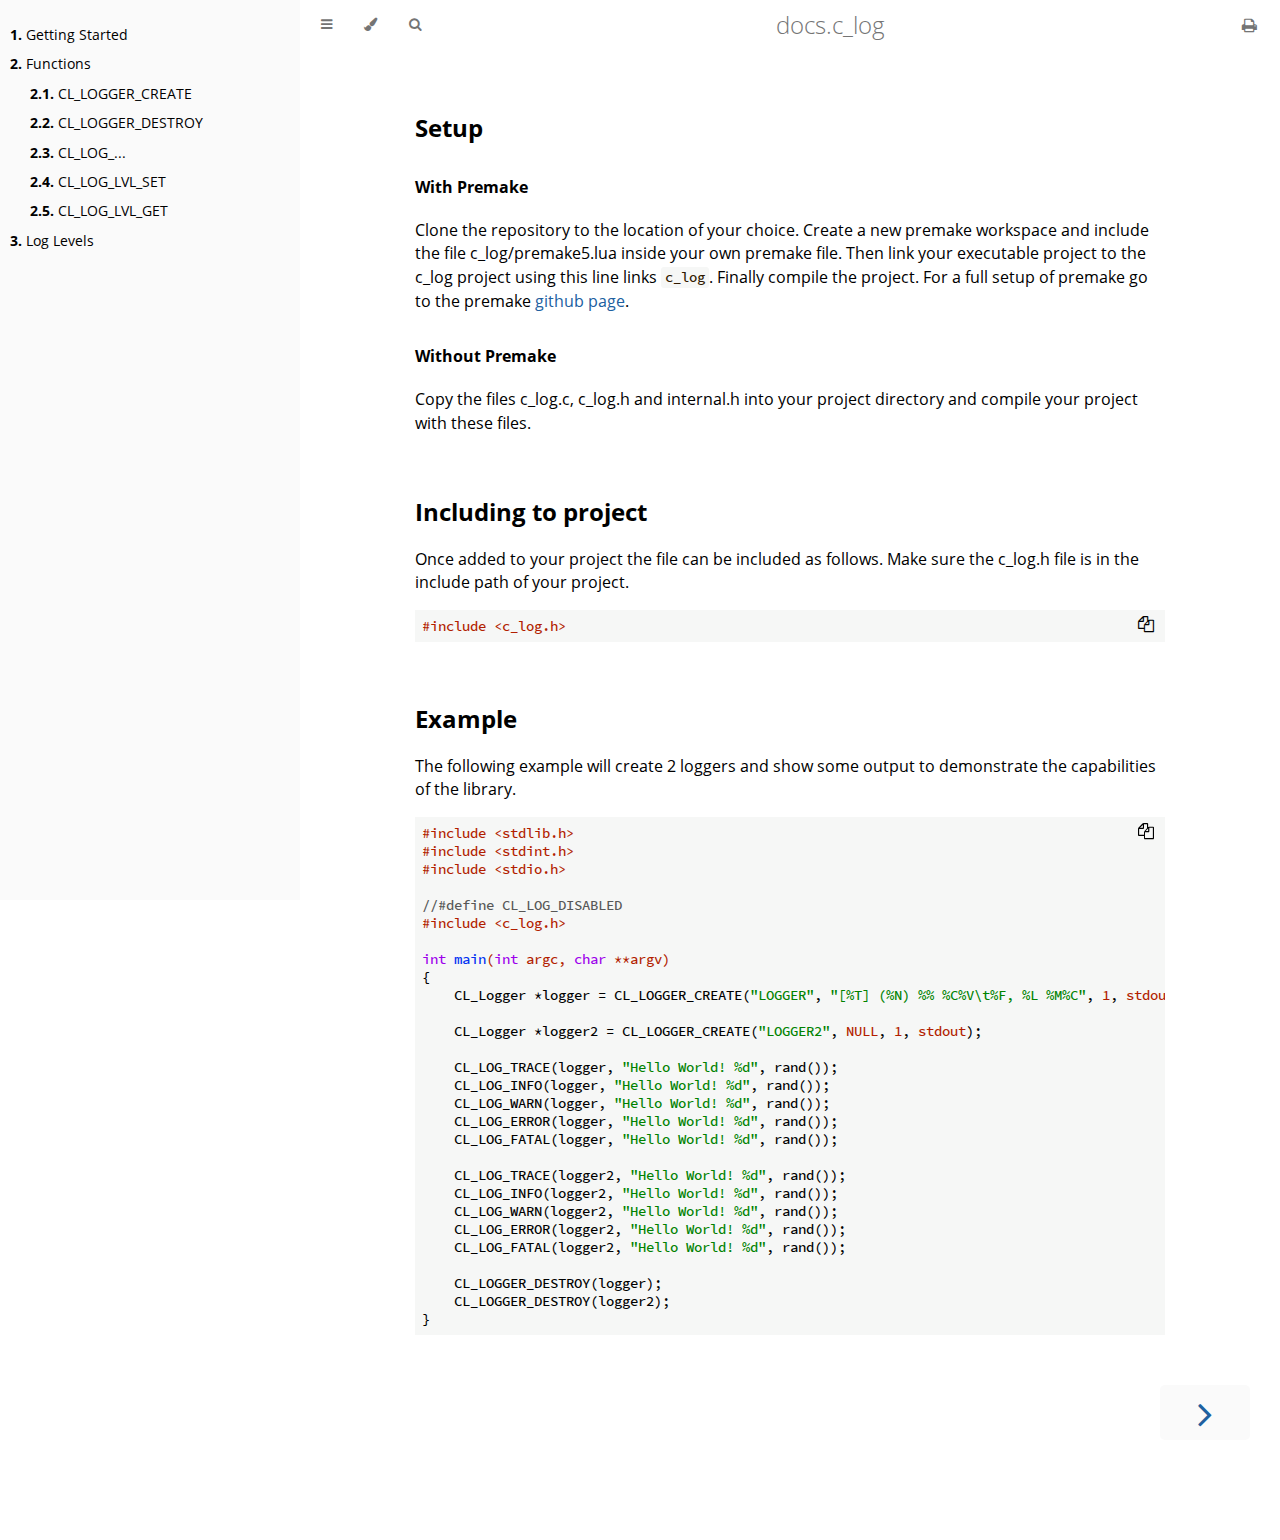
<file: www/projects/c_log/index.html>
<!DOCTYPE HTML>
<html lang="en" class="sidebar-visible no-js light">
    <head>
        <!-- Book generated using mdBook -->
        <meta charset="UTF-8">
        <title>Getting Started - docs.c_log</title>
        <!-- Custom HTML head -->
        <meta content="text/html; charset=utf-8" http-equiv="Content-Type">
        <meta name="description" content="">
        <meta name="viewport" content="width=device-width, initial-scale=1">
        <meta name="theme-color" content="#ffffff" />

        <link rel="icon" href="favicon.svg">
        <link rel="shortcut icon" href="favicon.png">
        <link rel="stylesheet" href="css/variables.css">
        <link rel="stylesheet" href="css/general.css">
        <link rel="stylesheet" href="css/chrome.css">
        <link rel="stylesheet" href="css/print.css" media="print">
        <!-- Fonts -->
        <link rel="stylesheet" href="FontAwesome/css/font-awesome.css">
        <link rel="stylesheet" href="fonts/fonts.css">
        <!-- Highlight.js Stylesheets -->
        <link rel="stylesheet" href="highlight.css">
        <link rel="stylesheet" href="tomorrow-night.css">
        <link rel="stylesheet" href="ayu-highlight.css">

        <!-- Custom theme stylesheets -->
    </head>
    <body>
        <!-- Provide site root to javascript -->
        <script type="text/javascript">
            var path_to_root = "";
            var default_theme = window.matchMedia("(prefers-color-scheme: dark)").matches ? "navy" : "light";
        </script>

        <!-- Work around some values being stored in localStorage wrapped in quotes -->
        <script type="text/javascript">
            try {
                var theme = localStorage.getItem('mdbook-theme');
                var sidebar = localStorage.getItem('mdbook-sidebar');

                if (theme.startsWith('"') && theme.endsWith('"')) {
                    localStorage.setItem('mdbook-theme', theme.slice(1, theme.length - 1));
                }

                if (sidebar.startsWith('"') && sidebar.endsWith('"')) {
                    localStorage.setItem('mdbook-sidebar', sidebar.slice(1, sidebar.length - 1));
                }
            } catch (e) { }
        </script>

        <!-- Set the theme before any content is loaded, prevents flash -->
        <script type="text/javascript">
            var theme;
            try { theme = localStorage.getItem('mdbook-theme'); } catch(e) { }
            if (theme === null || theme === undefined) { theme = default_theme; }
            var html = document.querySelector('html');
            html.classList.remove('no-js')
            html.classList.remove('light')
            html.classList.add(theme);
            html.classList.add('js');
        </script>

        <!-- Hide / unhide sidebar before it is displayed -->
        <script type="text/javascript">
            var html = document.querySelector('html');
            var sidebar = 'hidden';
            if (document.body.clientWidth >= 1080) {
                try { sidebar = localStorage.getItem('mdbook-sidebar'); } catch(e) { }
                sidebar = sidebar || 'visible';
            }
            html.classList.remove('sidebar-visible');
            html.classList.add("sidebar-" + sidebar);
        </script>

        <nav id="sidebar" class="sidebar" aria-label="Table of contents">
            <div class="sidebar-scrollbox">
                <ol class="chapter"><li class="chapter-item expanded "><a href="ch1_getting_started.html"><strong aria-hidden="true">1.</strong> Getting Started</a></li><li class="chapter-item expanded "><a href="ch2_functions.html"><strong aria-hidden="true">2.</strong> Functions</a></li><li><ol class="section"><li class="chapter-item expanded "><a href="functions/CL_LOGGER_CREATE.html"><strong aria-hidden="true">2.1.</strong> CL_LOGGER_CREATE</a></li><li class="chapter-item expanded "><a href="functions/CL_LOGGER_DESTROY.html"><strong aria-hidden="true">2.2.</strong> CL_LOGGER_DESTROY</a></li><li class="chapter-item expanded "><a href="functions/CL_LOG_.html"><strong aria-hidden="true">2.3.</strong> CL_LOG_...</a></li><li class="chapter-item expanded "><a href="functions/CL_LOG_LVL_SET.html"><strong aria-hidden="true">2.4.</strong> CL_LOG_LVL_SET</a></li><li class="chapter-item expanded "><a href="functions/CL_LOG_LVL_GET.html"><strong aria-hidden="true">2.5.</strong> CL_LOG_LVL_GET</a></li></ol></li><li class="chapter-item expanded "><a href="ch3_log_levels.html"><strong aria-hidden="true">3.</strong> Log Levels</a></li></ol>
            </div>
            <div id="sidebar-resize-handle" class="sidebar-resize-handle"></div>
        </nav>

        <div id="page-wrapper" class="page-wrapper">

            <div class="page">
                <div id="menu-bar-hover-placeholder"></div>
                <div id="menu-bar" class="menu-bar sticky bordered">
                    <div class="left-buttons">
                        <button id="sidebar-toggle" class="icon-button" type="button" title="Toggle Table of Contents" aria-label="Toggle Table of Contents" aria-controls="sidebar">
                            <i class="fa fa-bars"></i>
                        </button>
                        <button id="theme-toggle" class="icon-button" type="button" title="Change theme" aria-label="Change theme" aria-haspopup="true" aria-expanded="false" aria-controls="theme-list">
                            <i class="fa fa-paint-brush"></i>
                        </button>
                        <ul id="theme-list" class="theme-popup" aria-label="Themes" role="menu">
                            <li role="none"><button role="menuitem" class="theme" id="light">Light (default)</button></li>
                            <li role="none"><button role="menuitem" class="theme" id="rust">Rust</button></li>
                            <li role="none"><button role="menuitem" class="theme" id="coal">Coal</button></li>
                            <li role="none"><button role="menuitem" class="theme" id="navy">Navy</button></li>
                            <li role="none"><button role="menuitem" class="theme" id="ayu">Ayu</button></li>
                        </ul>
                        <button id="search-toggle" class="icon-button" type="button" title="Search. (Shortkey: s)" aria-label="Toggle Searchbar" aria-expanded="false" aria-keyshortcuts="S" aria-controls="searchbar">
                            <i class="fa fa-search"></i>
                        </button>
                    </div>

                    <h1 class="menu-title">docs.c_log</h1>

                    <div class="right-buttons">
                        <a href="print.html" title="Print this book" aria-label="Print this book">
                            <i id="print-button" class="fa fa-print"></i>
                        </a>
                    </div>
                </div>

                <div id="search-wrapper" class="hidden">
                    <form id="searchbar-outer" class="searchbar-outer">
                        <input type="search" id="searchbar" name="searchbar" placeholder="Search this book ..." aria-controls="searchresults-outer" aria-describedby="searchresults-header">
                    </form>
                    <div id="searchresults-outer" class="searchresults-outer hidden">
                        <div id="searchresults-header" class="searchresults-header"></div>
                        <ul id="searchresults">
                        </ul>
                    </div>
                </div>
                <!-- Apply ARIA attributes after the sidebar and the sidebar toggle button are added to the DOM -->
                <script type="text/javascript">
                    document.getElementById('sidebar-toggle').setAttribute('aria-expanded', sidebar === 'visible');
                    document.getElementById('sidebar').setAttribute('aria-hidden', sidebar !== 'visible');
                    Array.from(document.querySelectorAll('#sidebar a')).forEach(function(link) {
                        link.setAttribute('tabIndex', sidebar === 'visible' ? 0 : -1);
                    });
                </script>

                <div id="content" class="content">
                    <main>
                        <h2 id="setup"><a class="header" href="#setup">Setup</a></h2>
<h4 id="with-premake"><a class="header" href="#with-premake">With Premake</a></h4>
<p>Clone the repository to the location of your choice. Create a new premake workspace and include the file c_log/premake5.lua inside your own premake file. Then link your executable project to the c_log project using this line links <code>c_log</code>. Finally compile the project. For a full setup of premake go to the premake <a href="https://github.com/premake/premake-core">github page</a>.</p>
<h4 id="without-premake"><a class="header" href="#without-premake">Without Premake</a></h4>
<p>Copy the files c_log.c, c_log.h and internal.h into your project directory and compile your project with these files.</p>
<h2 id="including-to-project"><a class="header" href="#including-to-project">Including to project</a></h2>
<p>Once added to your project the file can be included as follows. Make sure the c_log.h file is in the include path of your project.</p>
<pre><code class="language-c">#include &lt;c_log.h&gt;
</code></pre>
<h2 id="example"><a class="header" href="#example">Example</a></h2>
<p>The following example will create 2 loggers and show some output to demonstrate the capabilities of the library.</p>
<pre><code class="language-c">#include &lt;stdlib.h&gt;
#include &lt;stdint.h&gt;
#include &lt;stdio.h&gt;

//#define CL_LOG_DISABLED
#include &lt;c_log.h&gt;

int main(int argc, char **argv)
{
	CL_Logger *logger = CL_LOGGER_CREATE(&quot;LOGGER&quot;, &quot;[%T] (%N) %% %C%V\t%F, %L %M%C&quot;, 1, stdout);

	CL_Logger *logger2 = CL_LOGGER_CREATE(&quot;LOGGER2&quot;, NULL, 1, stdout);

	CL_LOG_TRACE(logger, &quot;Hello World! %d&quot;, rand());
	CL_LOG_INFO(logger, &quot;Hello World! %d&quot;, rand());
	CL_LOG_WARN(logger, &quot;Hello World! %d&quot;, rand());
	CL_LOG_ERROR(logger, &quot;Hello World! %d&quot;, rand());
	CL_LOG_FATAL(logger, &quot;Hello World! %d&quot;, rand());

	CL_LOG_TRACE(logger2, &quot;Hello World! %d&quot;, rand());
	CL_LOG_INFO(logger2, &quot;Hello World! %d&quot;, rand());
	CL_LOG_WARN(logger2, &quot;Hello World! %d&quot;, rand());
	CL_LOG_ERROR(logger2, &quot;Hello World! %d&quot;, rand());
	CL_LOG_FATAL(logger2, &quot;Hello World! %d&quot;, rand());

	CL_LOGGER_DESTROY(logger);
	CL_LOGGER_DESTROY(logger2);
}
</code></pre>

                    </main>

                    <nav class="nav-wrapper" aria-label="Page navigation">
                        <!-- Mobile navigation buttons -->
                            <a rel="next" href="ch2_functions.html" class="mobile-nav-chapters next" title="Next chapter" aria-label="Next chapter" aria-keyshortcuts="Right">
                                <i class="fa fa-angle-right"></i>
                            </a>
                        <div style="clear: both"></div>
                    </nav>
                </div>
            </div>

            <nav class="nav-wide-wrapper" aria-label="Page navigation">
                    <a rel="next" href="ch2_functions.html" class="nav-chapters next" title="Next chapter" aria-label="Next chapter" aria-keyshortcuts="Right">
                        <i class="fa fa-angle-right"></i>
                    </a>
            </nav>

        </div>

        <script type="text/javascript">
            window.playground_copyable = true;
        </script>
        <script src="elasticlunr.min.js" type="text/javascript" charset="utf-8"></script>
        <script src="mark.min.js" type="text/javascript" charset="utf-8"></script>
        <script src="searcher.js" type="text/javascript" charset="utf-8"></script>
        <script src="clipboard.min.js" type="text/javascript" charset="utf-8"></script>
        <script src="highlight.js" type="text/javascript" charset="utf-8"></script>
        <script src="book.js" type="text/javascript" charset="utf-8"></script>

        <!-- Custom JS scripts -->
    </body>
</html>
</file>
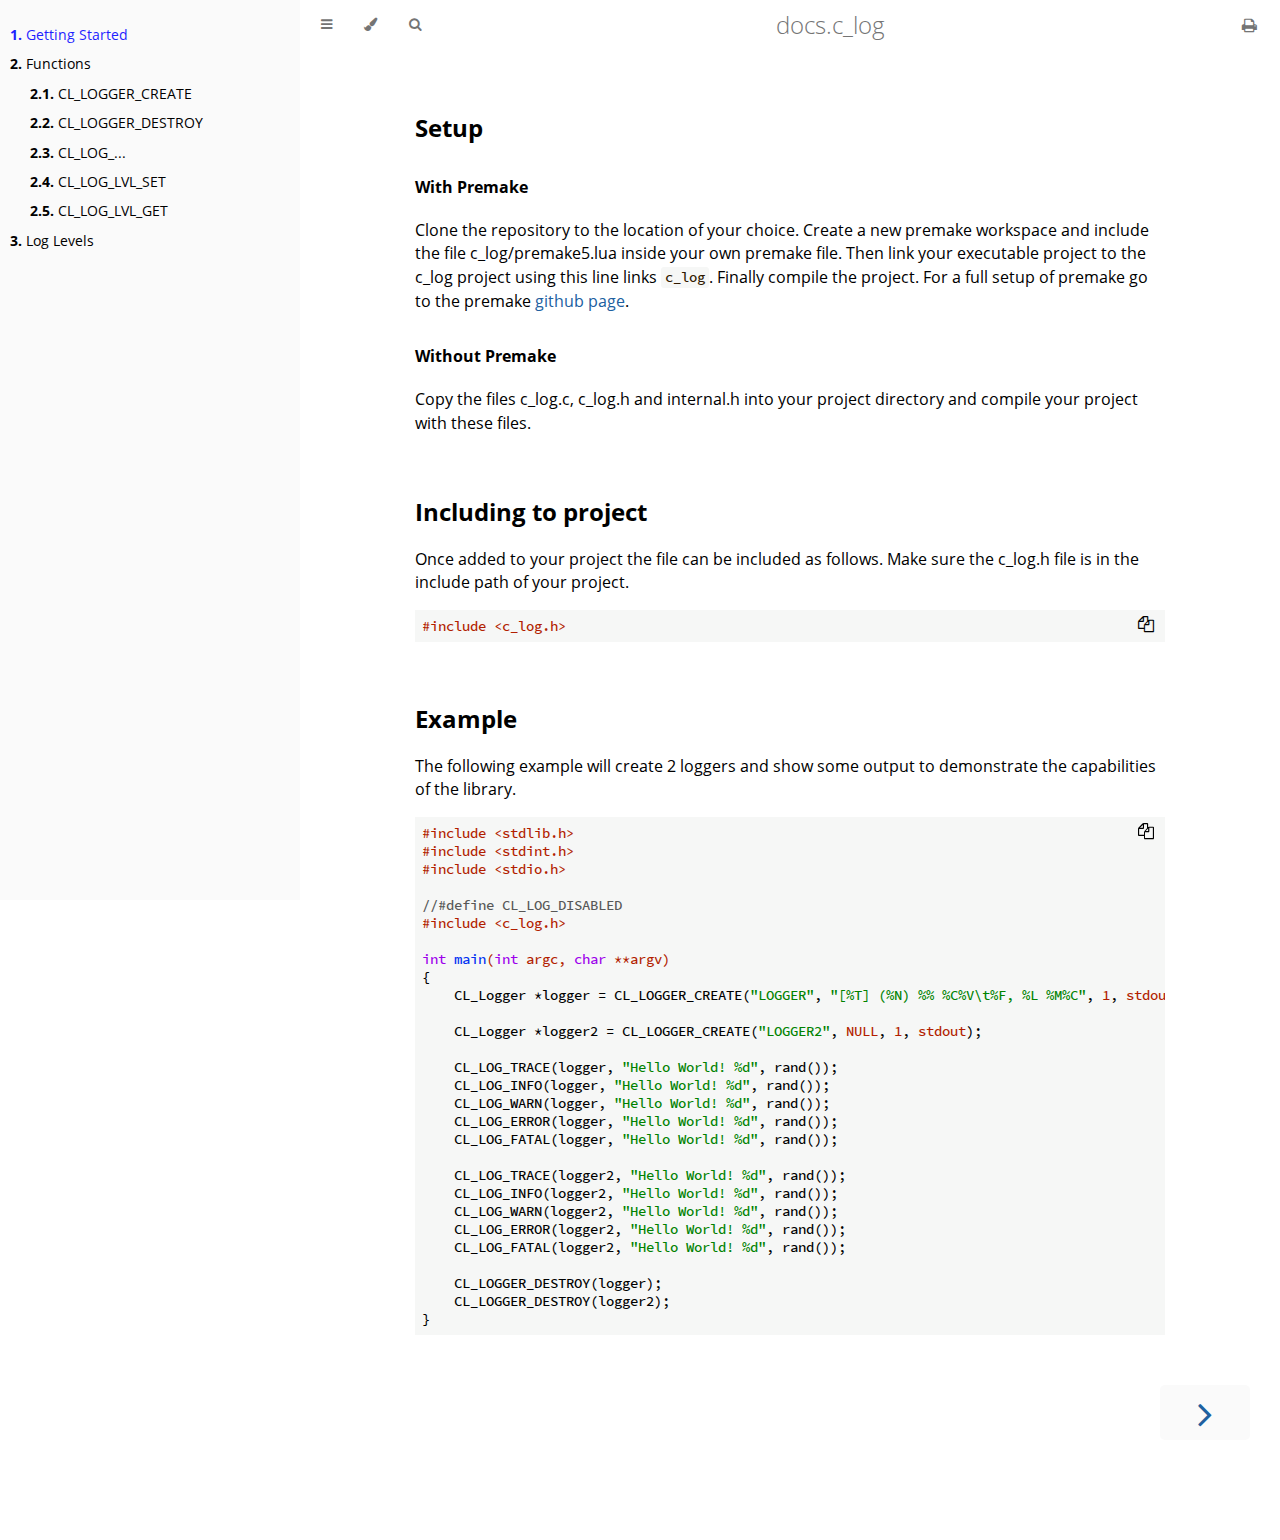
<file: www/projects/c_log/ch1_getting_started.html>
<!DOCTYPE HTML>
<html lang="en" class="sidebar-visible no-js light">
    <head>
        <!-- Book generated using mdBook -->
        <meta charset="UTF-8">
        <title>Getting Started - docs.c_log</title>
        <!-- Custom HTML head -->
        <meta content="text/html; charset=utf-8" http-equiv="Content-Type">
        <meta name="description" content="">
        <meta name="viewport" content="width=device-width, initial-scale=1">
        <meta name="theme-color" content="#ffffff" />

        <link rel="icon" href="favicon.svg">
        <link rel="shortcut icon" href="favicon.png">
        <link rel="stylesheet" href="css/variables.css">
        <link rel="stylesheet" href="css/general.css">
        <link rel="stylesheet" href="css/chrome.css">
        <link rel="stylesheet" href="css/print.css" media="print">
        <!-- Fonts -->
        <link rel="stylesheet" href="FontAwesome/css/font-awesome.css">
        <link rel="stylesheet" href="fonts/fonts.css">
        <!-- Highlight.js Stylesheets -->
        <link rel="stylesheet" href="highlight.css">
        <link rel="stylesheet" href="tomorrow-night.css">
        <link rel="stylesheet" href="ayu-highlight.css">

        <!-- Custom theme stylesheets -->
    </head>
    <body>
        <!-- Provide site root to javascript -->
        <script type="text/javascript">
            var path_to_root = "";
            var default_theme = window.matchMedia("(prefers-color-scheme: dark)").matches ? "navy" : "light";
        </script>

        <!-- Work around some values being stored in localStorage wrapped in quotes -->
        <script type="text/javascript">
            try {
                var theme = localStorage.getItem('mdbook-theme');
                var sidebar = localStorage.getItem('mdbook-sidebar');

                if (theme.startsWith('"') && theme.endsWith('"')) {
                    localStorage.setItem('mdbook-theme', theme.slice(1, theme.length - 1));
                }

                if (sidebar.startsWith('"') && sidebar.endsWith('"')) {
                    localStorage.setItem('mdbook-sidebar', sidebar.slice(1, sidebar.length - 1));
                }
            } catch (e) { }
        </script>

        <!-- Set the theme before any content is loaded, prevents flash -->
        <script type="text/javascript">
            var theme;
            try { theme = localStorage.getItem('mdbook-theme'); } catch(e) { }
            if (theme === null || theme === undefined) { theme = default_theme; }
            var html = document.querySelector('html');
            html.classList.remove('no-js')
            html.classList.remove('light')
            html.classList.add(theme);
            html.classList.add('js');
        </script>

        <!-- Hide / unhide sidebar before it is displayed -->
        <script type="text/javascript">
            var html = document.querySelector('html');
            var sidebar = 'hidden';
            if (document.body.clientWidth >= 1080) {
                try { sidebar = localStorage.getItem('mdbook-sidebar'); } catch(e) { }
                sidebar = sidebar || 'visible';
            }
            html.classList.remove('sidebar-visible');
            html.classList.add("sidebar-" + sidebar);
        </script>

        <nav id="sidebar" class="sidebar" aria-label="Table of contents">
            <div class="sidebar-scrollbox">
                <ol class="chapter"><li class="chapter-item expanded "><a href="ch1_getting_started.html" class="active"><strong aria-hidden="true">1.</strong> Getting Started</a></li><li class="chapter-item expanded "><a href="ch2_functions.html"><strong aria-hidden="true">2.</strong> Functions</a></li><li><ol class="section"><li class="chapter-item expanded "><a href="functions/CL_LOGGER_CREATE.html"><strong aria-hidden="true">2.1.</strong> CL_LOGGER_CREATE</a></li><li class="chapter-item expanded "><a href="functions/CL_LOGGER_DESTROY.html"><strong aria-hidden="true">2.2.</strong> CL_LOGGER_DESTROY</a></li><li class="chapter-item expanded "><a href="functions/CL_LOG_.html"><strong aria-hidden="true">2.3.</strong> CL_LOG_...</a></li><li class="chapter-item expanded "><a href="functions/CL_LOG_LVL_SET.html"><strong aria-hidden="true">2.4.</strong> CL_LOG_LVL_SET</a></li><li class="chapter-item expanded "><a href="functions/CL_LOG_LVL_GET.html"><strong aria-hidden="true">2.5.</strong> CL_LOG_LVL_GET</a></li></ol></li><li class="chapter-item expanded "><a href="ch3_log_levels.html"><strong aria-hidden="true">3.</strong> Log Levels</a></li></ol>
            </div>
            <div id="sidebar-resize-handle" class="sidebar-resize-handle"></div>
        </nav>

        <div id="page-wrapper" class="page-wrapper">

            <div class="page">
                <div id="menu-bar-hover-placeholder"></div>
                <div id="menu-bar" class="menu-bar sticky bordered">
                    <div class="left-buttons">
                        <button id="sidebar-toggle" class="icon-button" type="button" title="Toggle Table of Contents" aria-label="Toggle Table of Contents" aria-controls="sidebar">
                            <i class="fa fa-bars"></i>
                        </button>
                        <button id="theme-toggle" class="icon-button" type="button" title="Change theme" aria-label="Change theme" aria-haspopup="true" aria-expanded="false" aria-controls="theme-list">
                            <i class="fa fa-paint-brush"></i>
                        </button>
                        <ul id="theme-list" class="theme-popup" aria-label="Themes" role="menu">
                            <li role="none"><button role="menuitem" class="theme" id="light">Light (default)</button></li>
                            <li role="none"><button role="menuitem" class="theme" id="rust">Rust</button></li>
                            <li role="none"><button role="menuitem" class="theme" id="coal">Coal</button></li>
                            <li role="none"><button role="menuitem" class="theme" id="navy">Navy</button></li>
                            <li role="none"><button role="menuitem" class="theme" id="ayu">Ayu</button></li>
                        </ul>
                        <button id="search-toggle" class="icon-button" type="button" title="Search. (Shortkey: s)" aria-label="Toggle Searchbar" aria-expanded="false" aria-keyshortcuts="S" aria-controls="searchbar">
                            <i class="fa fa-search"></i>
                        </button>
                    </div>

                    <h1 class="menu-title">docs.c_log</h1>

                    <div class="right-buttons">
                        <a href="print.html" title="Print this book" aria-label="Print this book">
                            <i id="print-button" class="fa fa-print"></i>
                        </a>
                    </div>
                </div>

                <div id="search-wrapper" class="hidden">
                    <form id="searchbar-outer" class="searchbar-outer">
                        <input type="search" id="searchbar" name="searchbar" placeholder="Search this book ..." aria-controls="searchresults-outer" aria-describedby="searchresults-header">
                    </form>
                    <div id="searchresults-outer" class="searchresults-outer hidden">
                        <div id="searchresults-header" class="searchresults-header"></div>
                        <ul id="searchresults">
                        </ul>
                    </div>
                </div>
                <!-- Apply ARIA attributes after the sidebar and the sidebar toggle button are added to the DOM -->
                <script type="text/javascript">
                    document.getElementById('sidebar-toggle').setAttribute('aria-expanded', sidebar === 'visible');
                    document.getElementById('sidebar').setAttribute('aria-hidden', sidebar !== 'visible');
                    Array.from(document.querySelectorAll('#sidebar a')).forEach(function(link) {
                        link.setAttribute('tabIndex', sidebar === 'visible' ? 0 : -1);
                    });
                </script>

                <div id="content" class="content">
                    <main>
                        <h2 id="setup"><a class="header" href="#setup">Setup</a></h2>
<h4 id="with-premake"><a class="header" href="#with-premake">With Premake</a></h4>
<p>Clone the repository to the location of your choice. Create a new premake workspace and include the file c_log/premake5.lua inside your own premake file. Then link your executable project to the c_log project using this line links <code>c_log</code>. Finally compile the project. For a full setup of premake go to the premake <a href="https://github.com/premake/premake-core">github page</a>.</p>
<h4 id="without-premake"><a class="header" href="#without-premake">Without Premake</a></h4>
<p>Copy the files c_log.c, c_log.h and internal.h into your project directory and compile your project with these files.</p>
<h2 id="including-to-project"><a class="header" href="#including-to-project">Including to project</a></h2>
<p>Once added to your project the file can be included as follows. Make sure the c_log.h file is in the include path of your project.</p>
<pre><code class="language-c">#include &lt;c_log.h&gt;
</code></pre>
<h2 id="example"><a class="header" href="#example">Example</a></h2>
<p>The following example will create 2 loggers and show some output to demonstrate the capabilities of the library.</p>
<pre><code class="language-c">#include &lt;stdlib.h&gt;
#include &lt;stdint.h&gt;
#include &lt;stdio.h&gt;

//#define CL_LOG_DISABLED
#include &lt;c_log.h&gt;

int main(int argc, char **argv)
{
	CL_Logger *logger = CL_LOGGER_CREATE(&quot;LOGGER&quot;, &quot;[%T] (%N) %% %C%V\t%F, %L %M%C&quot;, 1, stdout);

	CL_Logger *logger2 = CL_LOGGER_CREATE(&quot;LOGGER2&quot;, NULL, 1, stdout);

	CL_LOG_TRACE(logger, &quot;Hello World! %d&quot;, rand());
	CL_LOG_INFO(logger, &quot;Hello World! %d&quot;, rand());
	CL_LOG_WARN(logger, &quot;Hello World! %d&quot;, rand());
	CL_LOG_ERROR(logger, &quot;Hello World! %d&quot;, rand());
	CL_LOG_FATAL(logger, &quot;Hello World! %d&quot;, rand());

	CL_LOG_TRACE(logger2, &quot;Hello World! %d&quot;, rand());
	CL_LOG_INFO(logger2, &quot;Hello World! %d&quot;, rand());
	CL_LOG_WARN(logger2, &quot;Hello World! %d&quot;, rand());
	CL_LOG_ERROR(logger2, &quot;Hello World! %d&quot;, rand());
	CL_LOG_FATAL(logger2, &quot;Hello World! %d&quot;, rand());

	CL_LOGGER_DESTROY(logger);
	CL_LOGGER_DESTROY(logger2);
}
</code></pre>

                    </main>

                    <nav class="nav-wrapper" aria-label="Page navigation">
                        <!-- Mobile navigation buttons -->
                            <a rel="next" href="ch2_functions.html" class="mobile-nav-chapters next" title="Next chapter" aria-label="Next chapter" aria-keyshortcuts="Right">
                                <i class="fa fa-angle-right"></i>
                            </a>
                        <div style="clear: both"></div>
                    </nav>
                </div>
            </div>

            <nav class="nav-wide-wrapper" aria-label="Page navigation">
                    <a rel="next" href="ch2_functions.html" class="nav-chapters next" title="Next chapter" aria-label="Next chapter" aria-keyshortcuts="Right">
                        <i class="fa fa-angle-right"></i>
                    </a>
            </nav>

        </div>

        <script type="text/javascript">
            window.playground_copyable = true;
        </script>
        <script src="elasticlunr.min.js" type="text/javascript" charset="utf-8"></script>
        <script src="mark.min.js" type="text/javascript" charset="utf-8"></script>
        <script src="searcher.js" type="text/javascript" charset="utf-8"></script>
        <script src="clipboard.min.js" type="text/javascript" charset="utf-8"></script>
        <script src="highlight.js" type="text/javascript" charset="utf-8"></script>
        <script src="book.js" type="text/javascript" charset="utf-8"></script>

        <!-- Custom JS scripts -->
    </body>
</html>
</file>
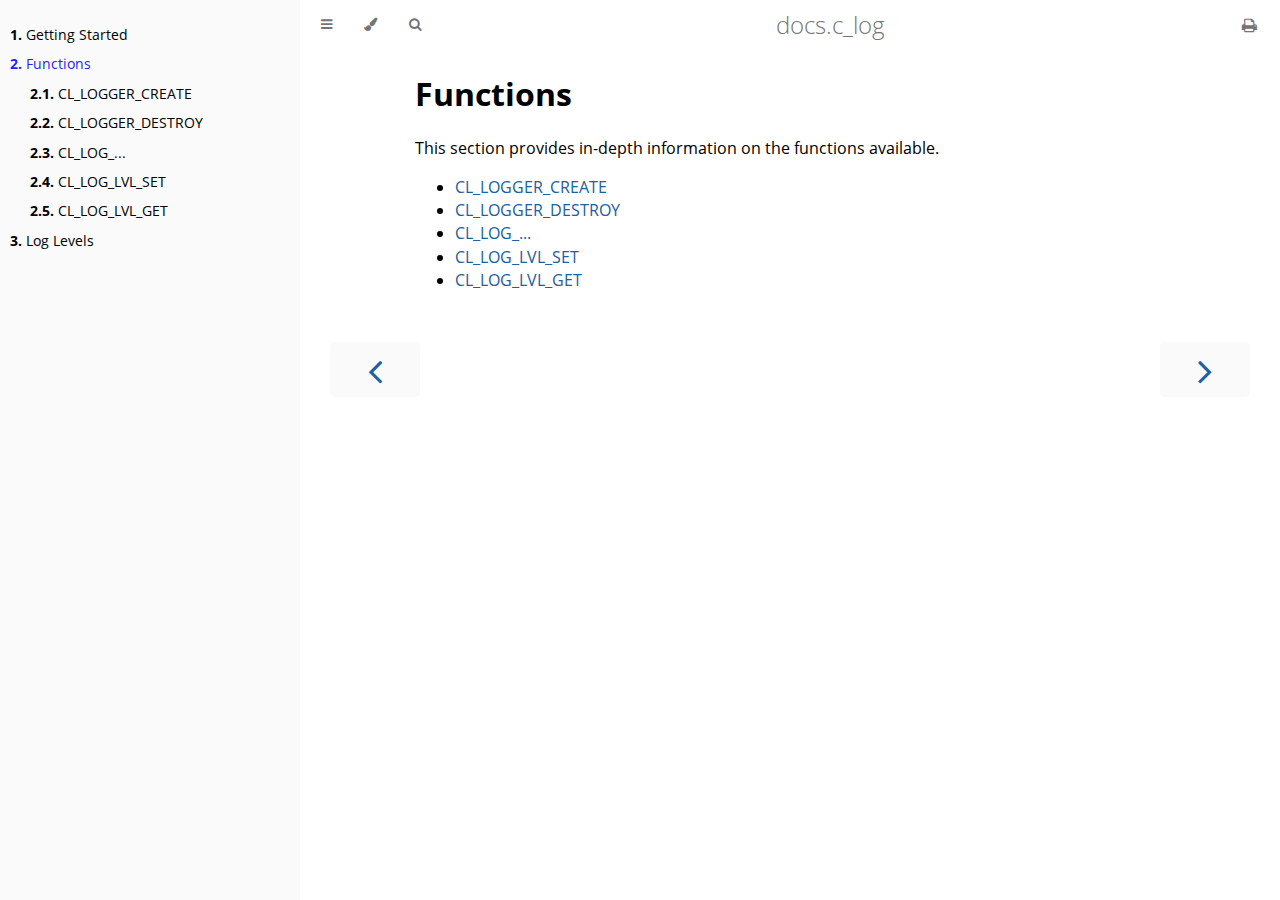
<file: www/projects/c_log/ch2_functions.html>
<!DOCTYPE HTML>
<html lang="en" class="sidebar-visible no-js light">
    <head>
        <!-- Book generated using mdBook -->
        <meta charset="UTF-8">
        <title>Functions - docs.c_log</title>
        <!-- Custom HTML head -->
        <meta content="text/html; charset=utf-8" http-equiv="Content-Type">
        <meta name="description" content="">
        <meta name="viewport" content="width=device-width, initial-scale=1">
        <meta name="theme-color" content="#ffffff" />

        <link rel="icon" href="favicon.svg">
        <link rel="shortcut icon" href="favicon.png">
        <link rel="stylesheet" href="css/variables.css">
        <link rel="stylesheet" href="css/general.css">
        <link rel="stylesheet" href="css/chrome.css">
        <link rel="stylesheet" href="css/print.css" media="print">
        <!-- Fonts -->
        <link rel="stylesheet" href="FontAwesome/css/font-awesome.css">
        <link rel="stylesheet" href="fonts/fonts.css">
        <!-- Highlight.js Stylesheets -->
        <link rel="stylesheet" href="highlight.css">
        <link rel="stylesheet" href="tomorrow-night.css">
        <link rel="stylesheet" href="ayu-highlight.css">

        <!-- Custom theme stylesheets -->
    </head>
    <body>
        <!-- Provide site root to javascript -->
        <script type="text/javascript">
            var path_to_root = "";
            var default_theme = window.matchMedia("(prefers-color-scheme: dark)").matches ? "navy" : "light";
        </script>

        <!-- Work around some values being stored in localStorage wrapped in quotes -->
        <script type="text/javascript">
            try {
                var theme = localStorage.getItem('mdbook-theme');
                var sidebar = localStorage.getItem('mdbook-sidebar');

                if (theme.startsWith('"') && theme.endsWith('"')) {
                    localStorage.setItem('mdbook-theme', theme.slice(1, theme.length - 1));
                }

                if (sidebar.startsWith('"') && sidebar.endsWith('"')) {
                    localStorage.setItem('mdbook-sidebar', sidebar.slice(1, sidebar.length - 1));
                }
            } catch (e) { }
        </script>

        <!-- Set the theme before any content is loaded, prevents flash -->
        <script type="text/javascript">
            var theme;
            try { theme = localStorage.getItem('mdbook-theme'); } catch(e) { }
            if (theme === null || theme === undefined) { theme = default_theme; }
            var html = document.querySelector('html');
            html.classList.remove('no-js')
            html.classList.remove('light')
            html.classList.add(theme);
            html.classList.add('js');
        </script>

        <!-- Hide / unhide sidebar before it is displayed -->
        <script type="text/javascript">
            var html = document.querySelector('html');
            var sidebar = 'hidden';
            if (document.body.clientWidth >= 1080) {
                try { sidebar = localStorage.getItem('mdbook-sidebar'); } catch(e) { }
                sidebar = sidebar || 'visible';
            }
            html.classList.remove('sidebar-visible');
            html.classList.add("sidebar-" + sidebar);
        </script>

        <nav id="sidebar" class="sidebar" aria-label="Table of contents">
            <div class="sidebar-scrollbox">
                <ol class="chapter"><li class="chapter-item expanded "><a href="ch1_getting_started.html"><strong aria-hidden="true">1.</strong> Getting Started</a></li><li class="chapter-item expanded "><a href="ch2_functions.html" class="active"><strong aria-hidden="true">2.</strong> Functions</a></li><li><ol class="section"><li class="chapter-item expanded "><a href="functions/CL_LOGGER_CREATE.html"><strong aria-hidden="true">2.1.</strong> CL_LOGGER_CREATE</a></li><li class="chapter-item expanded "><a href="functions/CL_LOGGER_DESTROY.html"><strong aria-hidden="true">2.2.</strong> CL_LOGGER_DESTROY</a></li><li class="chapter-item expanded "><a href="functions/CL_LOG_.html"><strong aria-hidden="true">2.3.</strong> CL_LOG_...</a></li><li class="chapter-item expanded "><a href="functions/CL_LOG_LVL_SET.html"><strong aria-hidden="true">2.4.</strong> CL_LOG_LVL_SET</a></li><li class="chapter-item expanded "><a href="functions/CL_LOG_LVL_GET.html"><strong aria-hidden="true">2.5.</strong> CL_LOG_LVL_GET</a></li></ol></li><li class="chapter-item expanded "><a href="ch3_log_levels.html"><strong aria-hidden="true">3.</strong> Log Levels</a></li></ol>
            </div>
            <div id="sidebar-resize-handle" class="sidebar-resize-handle"></div>
        </nav>

        <div id="page-wrapper" class="page-wrapper">

            <div class="page">
                <div id="menu-bar-hover-placeholder"></div>
                <div id="menu-bar" class="menu-bar sticky bordered">
                    <div class="left-buttons">
                        <button id="sidebar-toggle" class="icon-button" type="button" title="Toggle Table of Contents" aria-label="Toggle Table of Contents" aria-controls="sidebar">
                            <i class="fa fa-bars"></i>
                        </button>
                        <button id="theme-toggle" class="icon-button" type="button" title="Change theme" aria-label="Change theme" aria-haspopup="true" aria-expanded="false" aria-controls="theme-list">
                            <i class="fa fa-paint-brush"></i>
                        </button>
                        <ul id="theme-list" class="theme-popup" aria-label="Themes" role="menu">
                            <li role="none"><button role="menuitem" class="theme" id="light">Light (default)</button></li>
                            <li role="none"><button role="menuitem" class="theme" id="rust">Rust</button></li>
                            <li role="none"><button role="menuitem" class="theme" id="coal">Coal</button></li>
                            <li role="none"><button role="menuitem" class="theme" id="navy">Navy</button></li>
                            <li role="none"><button role="menuitem" class="theme" id="ayu">Ayu</button></li>
                        </ul>
                        <button id="search-toggle" class="icon-button" type="button" title="Search. (Shortkey: s)" aria-label="Toggle Searchbar" aria-expanded="false" aria-keyshortcuts="S" aria-controls="searchbar">
                            <i class="fa fa-search"></i>
                        </button>
                    </div>

                    <h1 class="menu-title">docs.c_log</h1>

                    <div class="right-buttons">
                        <a href="print.html" title="Print this book" aria-label="Print this book">
                            <i id="print-button" class="fa fa-print"></i>
                        </a>
                    </div>
                </div>

                <div id="search-wrapper" class="hidden">
                    <form id="searchbar-outer" class="searchbar-outer">
                        <input type="search" id="searchbar" name="searchbar" placeholder="Search this book ..." aria-controls="searchresults-outer" aria-describedby="searchresults-header">
                    </form>
                    <div id="searchresults-outer" class="searchresults-outer hidden">
                        <div id="searchresults-header" class="searchresults-header"></div>
                        <ul id="searchresults">
                        </ul>
                    </div>
                </div>
                <!-- Apply ARIA attributes after the sidebar and the sidebar toggle button are added to the DOM -->
                <script type="text/javascript">
                    document.getElementById('sidebar-toggle').setAttribute('aria-expanded', sidebar === 'visible');
                    document.getElementById('sidebar').setAttribute('aria-hidden', sidebar !== 'visible');
                    Array.from(document.querySelectorAll('#sidebar a')).forEach(function(link) {
                        link.setAttribute('tabIndex', sidebar === 'visible' ? 0 : -1);
                    });
                </script>

                <div id="content" class="content">
                    <main>
                        <h1 id="functions"><a class="header" href="#functions">Functions</a></h1>
<p>This section provides in-depth information on the functions available.</p>
<ul>
<li><a href="./functions/CL_LOGGER_CREATE.html">CL_LOGGER_CREATE</a></li>
<li><a href="./functions/CL_LOGGER_DESTROY.html">CL_LOGGER_DESTROY</a></li>
<li><a href="./functions/CL_LOG_.html">CL_LOG_...</a></li>
<li><a href="./functions/CL_LOG_LVL_SET.html">CL_LOG_LVL_SET</a></li>
<li><a href="./functions/CL_LOG_LVL_GET.html">CL_LOG_LVL_GET</a></li>
</ul>

                    </main>

                    <nav class="nav-wrapper" aria-label="Page navigation">
                        <!-- Mobile navigation buttons -->
                            <a rel="prev" href="ch1_getting_started.html" class="mobile-nav-chapters previous" title="Previous chapter" aria-label="Previous chapter" aria-keyshortcuts="Left">
                                <i class="fa fa-angle-left"></i>
                            </a>
                            <a rel="next" href="functions/CL_LOGGER_CREATE.html" class="mobile-nav-chapters next" title="Next chapter" aria-label="Next chapter" aria-keyshortcuts="Right">
                                <i class="fa fa-angle-right"></i>
                            </a>
                        <div style="clear: both"></div>
                    </nav>
                </div>
            </div>

            <nav class="nav-wide-wrapper" aria-label="Page navigation">
                    <a rel="prev" href="ch1_getting_started.html" class="nav-chapters previous" title="Previous chapter" aria-label="Previous chapter" aria-keyshortcuts="Left">
                        <i class="fa fa-angle-left"></i>
                    </a>
                    <a rel="next" href="functions/CL_LOGGER_CREATE.html" class="nav-chapters next" title="Next chapter" aria-label="Next chapter" aria-keyshortcuts="Right">
                        <i class="fa fa-angle-right"></i>
                    </a>
            </nav>

        </div>

        <script type="text/javascript">
            window.playground_copyable = true;
        </script>
        <script src="elasticlunr.min.js" type="text/javascript" charset="utf-8"></script>
        <script src="mark.min.js" type="text/javascript" charset="utf-8"></script>
        <script src="searcher.js" type="text/javascript" charset="utf-8"></script>
        <script src="clipboard.min.js" type="text/javascript" charset="utf-8"></script>
        <script src="highlight.js" type="text/javascript" charset="utf-8"></script>
        <script src="book.js" type="text/javascript" charset="utf-8"></script>

        <!-- Custom JS scripts -->
    </body>
</html>
</file>
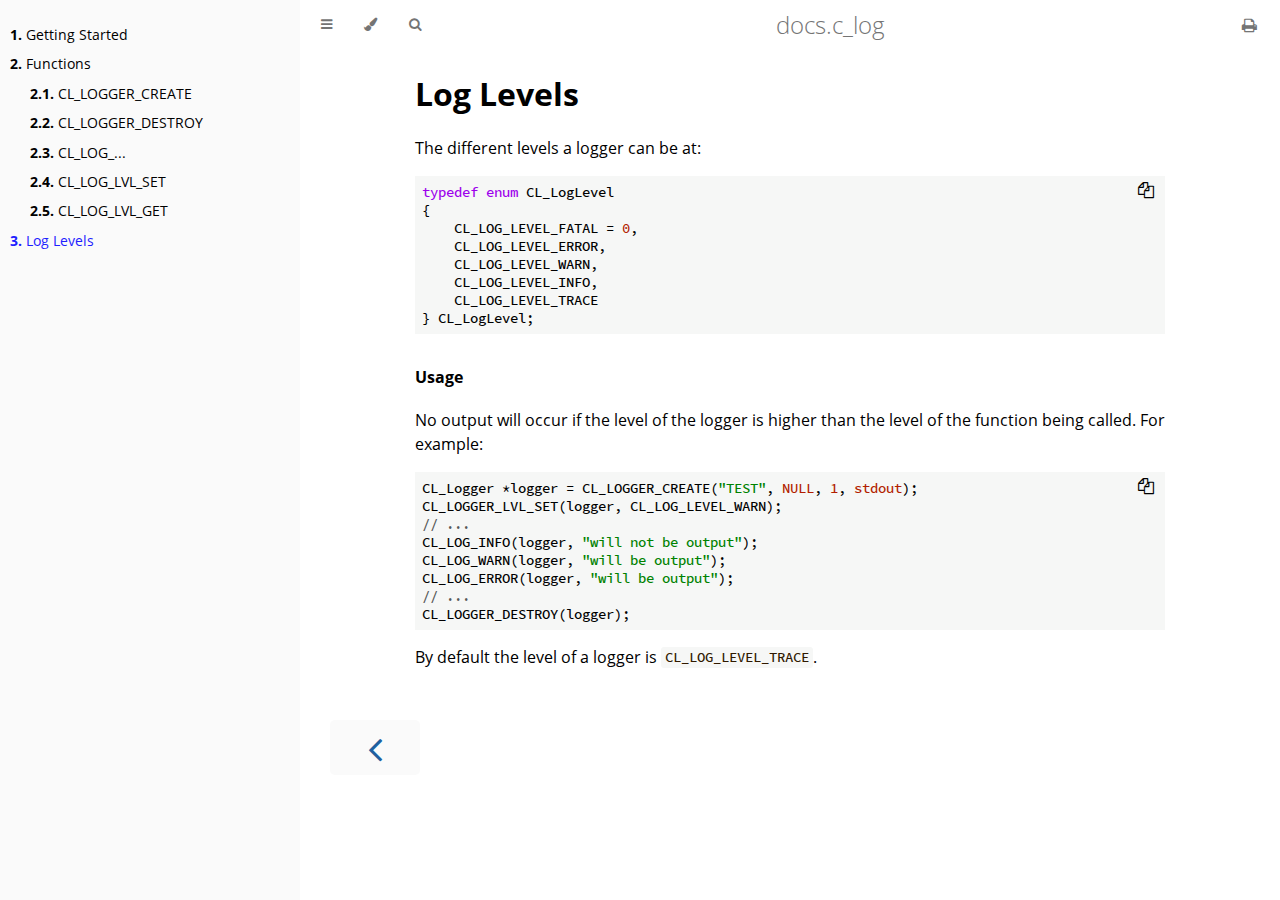
<file: www/projects/c_log/ch3_log_levels.html>
<!DOCTYPE HTML>
<html lang="en" class="sidebar-visible no-js light">
    <head>
        <!-- Book generated using mdBook -->
        <meta charset="UTF-8">
        <title>Log Levels - docs.c_log</title>
        <!-- Custom HTML head -->
        <meta content="text/html; charset=utf-8" http-equiv="Content-Type">
        <meta name="description" content="">
        <meta name="viewport" content="width=device-width, initial-scale=1">
        <meta name="theme-color" content="#ffffff" />

        <link rel="icon" href="favicon.svg">
        <link rel="shortcut icon" href="favicon.png">
        <link rel="stylesheet" href="css/variables.css">
        <link rel="stylesheet" href="css/general.css">
        <link rel="stylesheet" href="css/chrome.css">
        <link rel="stylesheet" href="css/print.css" media="print">
        <!-- Fonts -->
        <link rel="stylesheet" href="FontAwesome/css/font-awesome.css">
        <link rel="stylesheet" href="fonts/fonts.css">
        <!-- Highlight.js Stylesheets -->
        <link rel="stylesheet" href="highlight.css">
        <link rel="stylesheet" href="tomorrow-night.css">
        <link rel="stylesheet" href="ayu-highlight.css">

        <!-- Custom theme stylesheets -->
    </head>
    <body>
        <!-- Provide site root to javascript -->
        <script type="text/javascript">
            var path_to_root = "";
            var default_theme = window.matchMedia("(prefers-color-scheme: dark)").matches ? "navy" : "light";
        </script>

        <!-- Work around some values being stored in localStorage wrapped in quotes -->
        <script type="text/javascript">
            try {
                var theme = localStorage.getItem('mdbook-theme');
                var sidebar = localStorage.getItem('mdbook-sidebar');

                if (theme.startsWith('"') && theme.endsWith('"')) {
                    localStorage.setItem('mdbook-theme', theme.slice(1, theme.length - 1));
                }

                if (sidebar.startsWith('"') && sidebar.endsWith('"')) {
                    localStorage.setItem('mdbook-sidebar', sidebar.slice(1, sidebar.length - 1));
                }
            } catch (e) { }
        </script>

        <!-- Set the theme before any content is loaded, prevents flash -->
        <script type="text/javascript">
            var theme;
            try { theme = localStorage.getItem('mdbook-theme'); } catch(e) { }
            if (theme === null || theme === undefined) { theme = default_theme; }
            var html = document.querySelector('html');
            html.classList.remove('no-js')
            html.classList.remove('light')
            html.classList.add(theme);
            html.classList.add('js');
        </script>

        <!-- Hide / unhide sidebar before it is displayed -->
        <script type="text/javascript">
            var html = document.querySelector('html');
            var sidebar = 'hidden';
            if (document.body.clientWidth >= 1080) {
                try { sidebar = localStorage.getItem('mdbook-sidebar'); } catch(e) { }
                sidebar = sidebar || 'visible';
            }
            html.classList.remove('sidebar-visible');
            html.classList.add("sidebar-" + sidebar);
        </script>

        <nav id="sidebar" class="sidebar" aria-label="Table of contents">
            <div class="sidebar-scrollbox">
                <ol class="chapter"><li class="chapter-item expanded "><a href="ch1_getting_started.html"><strong aria-hidden="true">1.</strong> Getting Started</a></li><li class="chapter-item expanded "><a href="ch2_functions.html"><strong aria-hidden="true">2.</strong> Functions</a></li><li><ol class="section"><li class="chapter-item expanded "><a href="functions/CL_LOGGER_CREATE.html"><strong aria-hidden="true">2.1.</strong> CL_LOGGER_CREATE</a></li><li class="chapter-item expanded "><a href="functions/CL_LOGGER_DESTROY.html"><strong aria-hidden="true">2.2.</strong> CL_LOGGER_DESTROY</a></li><li class="chapter-item expanded "><a href="functions/CL_LOG_.html"><strong aria-hidden="true">2.3.</strong> CL_LOG_...</a></li><li class="chapter-item expanded "><a href="functions/CL_LOG_LVL_SET.html"><strong aria-hidden="true">2.4.</strong> CL_LOG_LVL_SET</a></li><li class="chapter-item expanded "><a href="functions/CL_LOG_LVL_GET.html"><strong aria-hidden="true">2.5.</strong> CL_LOG_LVL_GET</a></li></ol></li><li class="chapter-item expanded "><a href="ch3_log_levels.html" class="active"><strong aria-hidden="true">3.</strong> Log Levels</a></li></ol>
            </div>
            <div id="sidebar-resize-handle" class="sidebar-resize-handle"></div>
        </nav>

        <div id="page-wrapper" class="page-wrapper">

            <div class="page">
                <div id="menu-bar-hover-placeholder"></div>
                <div id="menu-bar" class="menu-bar sticky bordered">
                    <div class="left-buttons">
                        <button id="sidebar-toggle" class="icon-button" type="button" title="Toggle Table of Contents" aria-label="Toggle Table of Contents" aria-controls="sidebar">
                            <i class="fa fa-bars"></i>
                        </button>
                        <button id="theme-toggle" class="icon-button" type="button" title="Change theme" aria-label="Change theme" aria-haspopup="true" aria-expanded="false" aria-controls="theme-list">
                            <i class="fa fa-paint-brush"></i>
                        </button>
                        <ul id="theme-list" class="theme-popup" aria-label="Themes" role="menu">
                            <li role="none"><button role="menuitem" class="theme" id="light">Light (default)</button></li>
                            <li role="none"><button role="menuitem" class="theme" id="rust">Rust</button></li>
                            <li role="none"><button role="menuitem" class="theme" id="coal">Coal</button></li>
                            <li role="none"><button role="menuitem" class="theme" id="navy">Navy</button></li>
                            <li role="none"><button role="menuitem" class="theme" id="ayu">Ayu</button></li>
                        </ul>
                        <button id="search-toggle" class="icon-button" type="button" title="Search. (Shortkey: s)" aria-label="Toggle Searchbar" aria-expanded="false" aria-keyshortcuts="S" aria-controls="searchbar">
                            <i class="fa fa-search"></i>
                        </button>
                    </div>

                    <h1 class="menu-title">docs.c_log</h1>

                    <div class="right-buttons">
                        <a href="print.html" title="Print this book" aria-label="Print this book">
                            <i id="print-button" class="fa fa-print"></i>
                        </a>
                    </div>
                </div>

                <div id="search-wrapper" class="hidden">
                    <form id="searchbar-outer" class="searchbar-outer">
                        <input type="search" id="searchbar" name="searchbar" placeholder="Search this book ..." aria-controls="searchresults-outer" aria-describedby="searchresults-header">
                    </form>
                    <div id="searchresults-outer" class="searchresults-outer hidden">
                        <div id="searchresults-header" class="searchresults-header"></div>
                        <ul id="searchresults">
                        </ul>
                    </div>
                </div>
                <!-- Apply ARIA attributes after the sidebar and the sidebar toggle button are added to the DOM -->
                <script type="text/javascript">
                    document.getElementById('sidebar-toggle').setAttribute('aria-expanded', sidebar === 'visible');
                    document.getElementById('sidebar').setAttribute('aria-hidden', sidebar !== 'visible');
                    Array.from(document.querySelectorAll('#sidebar a')).forEach(function(link) {
                        link.setAttribute('tabIndex', sidebar === 'visible' ? 0 : -1);
                    });
                </script>

                <div id="content" class="content">
                    <main>
                        <h1 id="log-levels"><a class="header" href="#log-levels">Log Levels</a></h1>
<p>The different levels a logger can be at:</p>
<pre><code class="language-c">typedef enum CL_LogLevel
{
	CL_LOG_LEVEL_FATAL = 0,
	CL_LOG_LEVEL_ERROR,
	CL_LOG_LEVEL_WARN,
	CL_LOG_LEVEL_INFO,
	CL_LOG_LEVEL_TRACE
} CL_LogLevel;
</code></pre>
<h4 id="usage"><a class="header" href="#usage">Usage</a></h4>
<p>No output will occur if the level of the logger is higher than the level of the function being called.
For example:</p>
<pre><code class="language-c">CL_Logger *logger = CL_LOGGER_CREATE(&quot;TEST&quot;, NULL, 1, stdout);
CL_LOGGER_LVL_SET(logger, CL_LOG_LEVEL_WARN);
// ...
CL_LOG_INFO(logger, &quot;will not be output&quot;);
CL_LOG_WARN(logger, &quot;will be output&quot;);
CL_LOG_ERROR(logger, &quot;will be output&quot;);
// ...
CL_LOGGER_DESTROY(logger);
</code></pre>
<p>By default the level of a logger is <code>CL_LOG_LEVEL_TRACE</code>.</p>

                    </main>

                    <nav class="nav-wrapper" aria-label="Page navigation">
                        <!-- Mobile navigation buttons -->
                            <a rel="prev" href="functions/CL_LOG_LVL_GET.html" class="mobile-nav-chapters previous" title="Previous chapter" aria-label="Previous chapter" aria-keyshortcuts="Left">
                                <i class="fa fa-angle-left"></i>
                            </a>
                        <div style="clear: both"></div>
                    </nav>
                </div>
            </div>

            <nav class="nav-wide-wrapper" aria-label="Page navigation">
                    <a rel="prev" href="functions/CL_LOG_LVL_GET.html" class="nav-chapters previous" title="Previous chapter" aria-label="Previous chapter" aria-keyshortcuts="Left">
                        <i class="fa fa-angle-left"></i>
                    </a>
            </nav>

        </div>

        <script type="text/javascript">
            window.playground_copyable = true;
        </script>
        <script src="elasticlunr.min.js" type="text/javascript" charset="utf-8"></script>
        <script src="mark.min.js" type="text/javascript" charset="utf-8"></script>
        <script src="searcher.js" type="text/javascript" charset="utf-8"></script>
        <script src="clipboard.min.js" type="text/javascript" charset="utf-8"></script>
        <script src="highlight.js" type="text/javascript" charset="utf-8"></script>
        <script src="book.js" type="text/javascript" charset="utf-8"></script>

        <!-- Custom JS scripts -->
    </body>
</html>
</file>
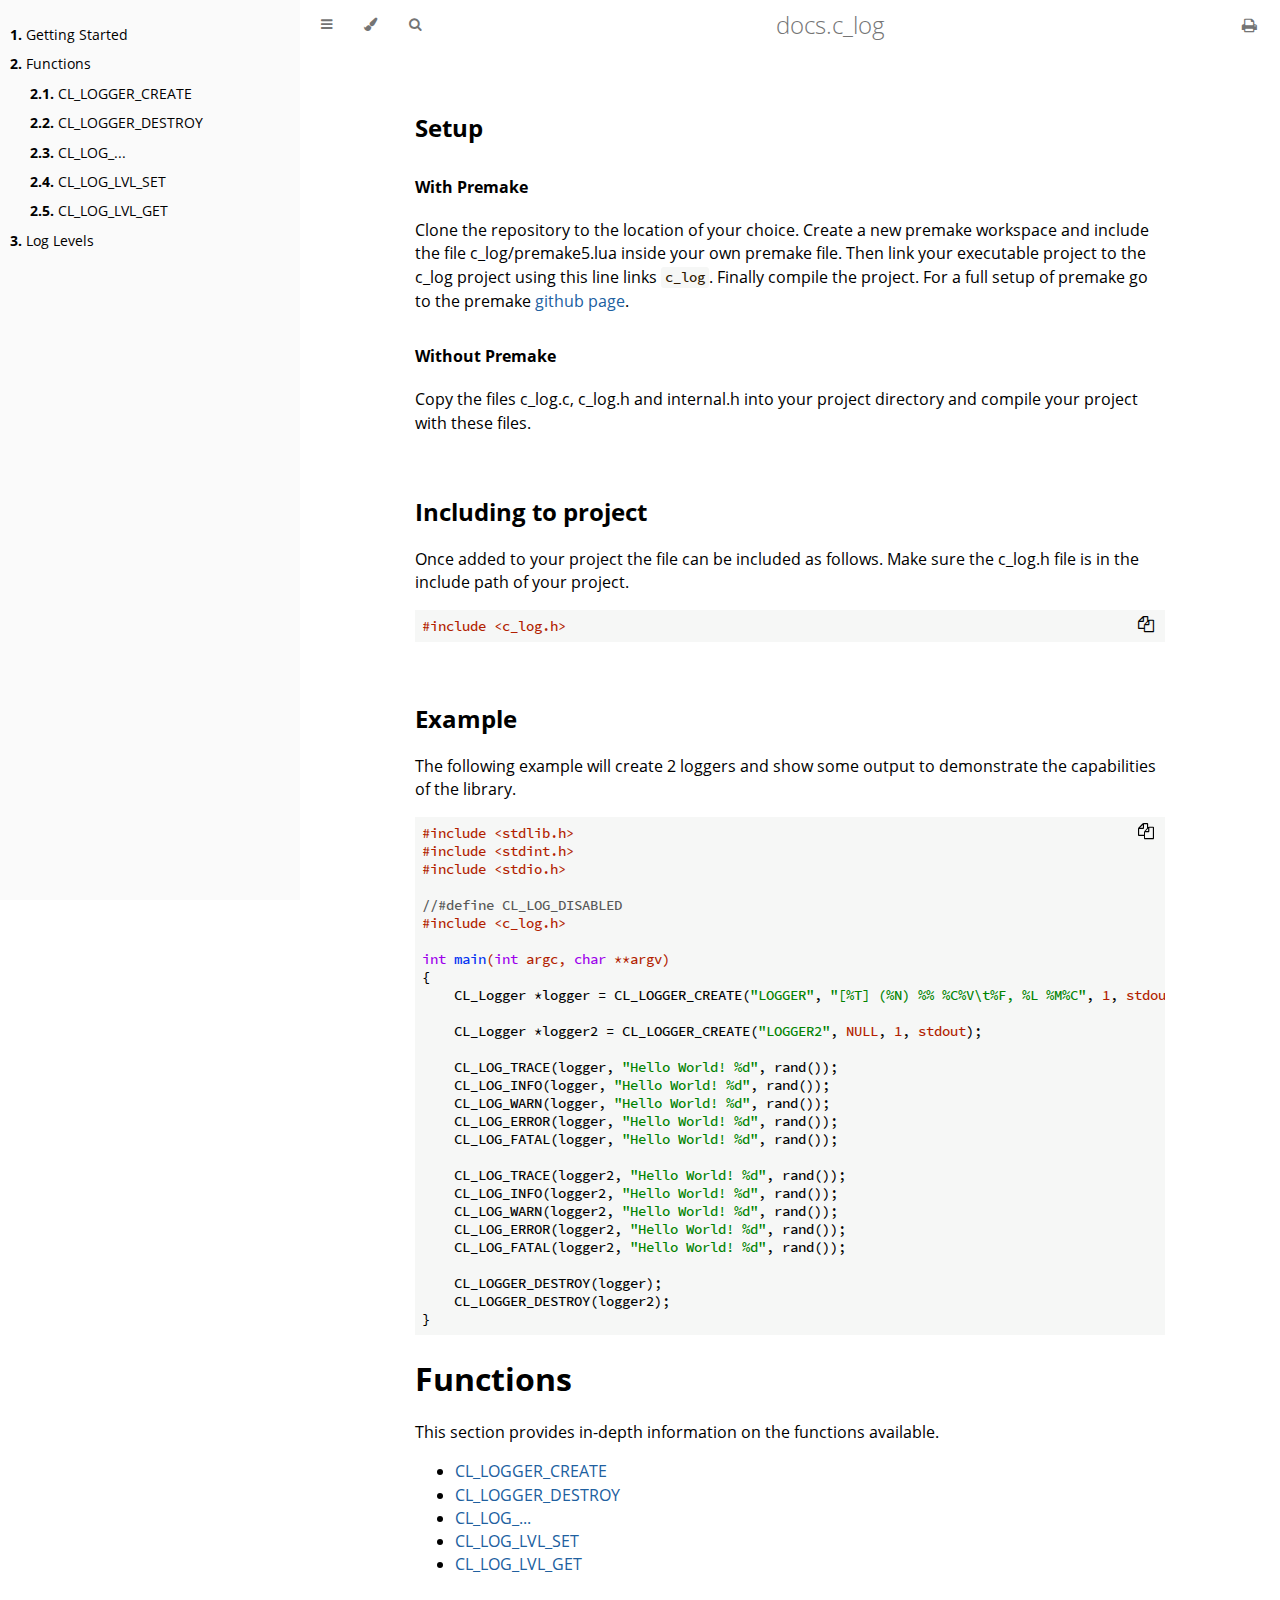
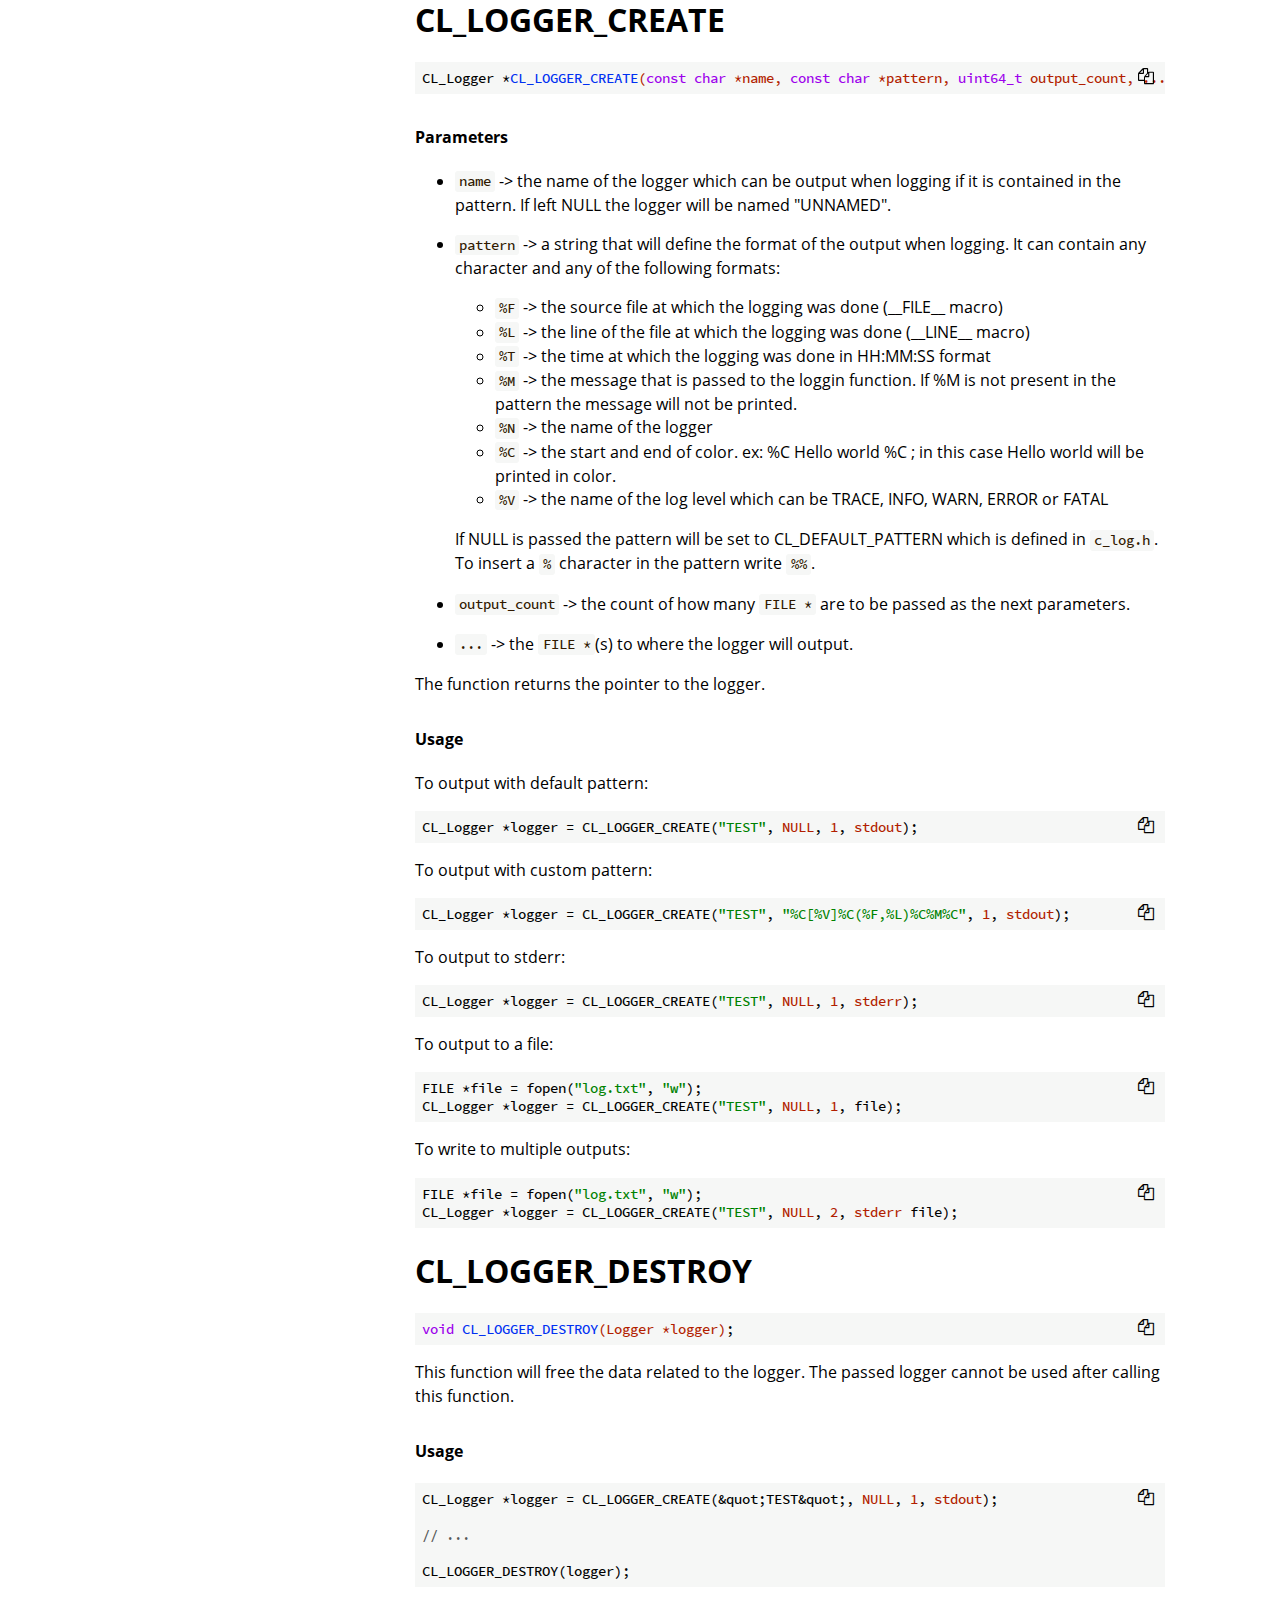
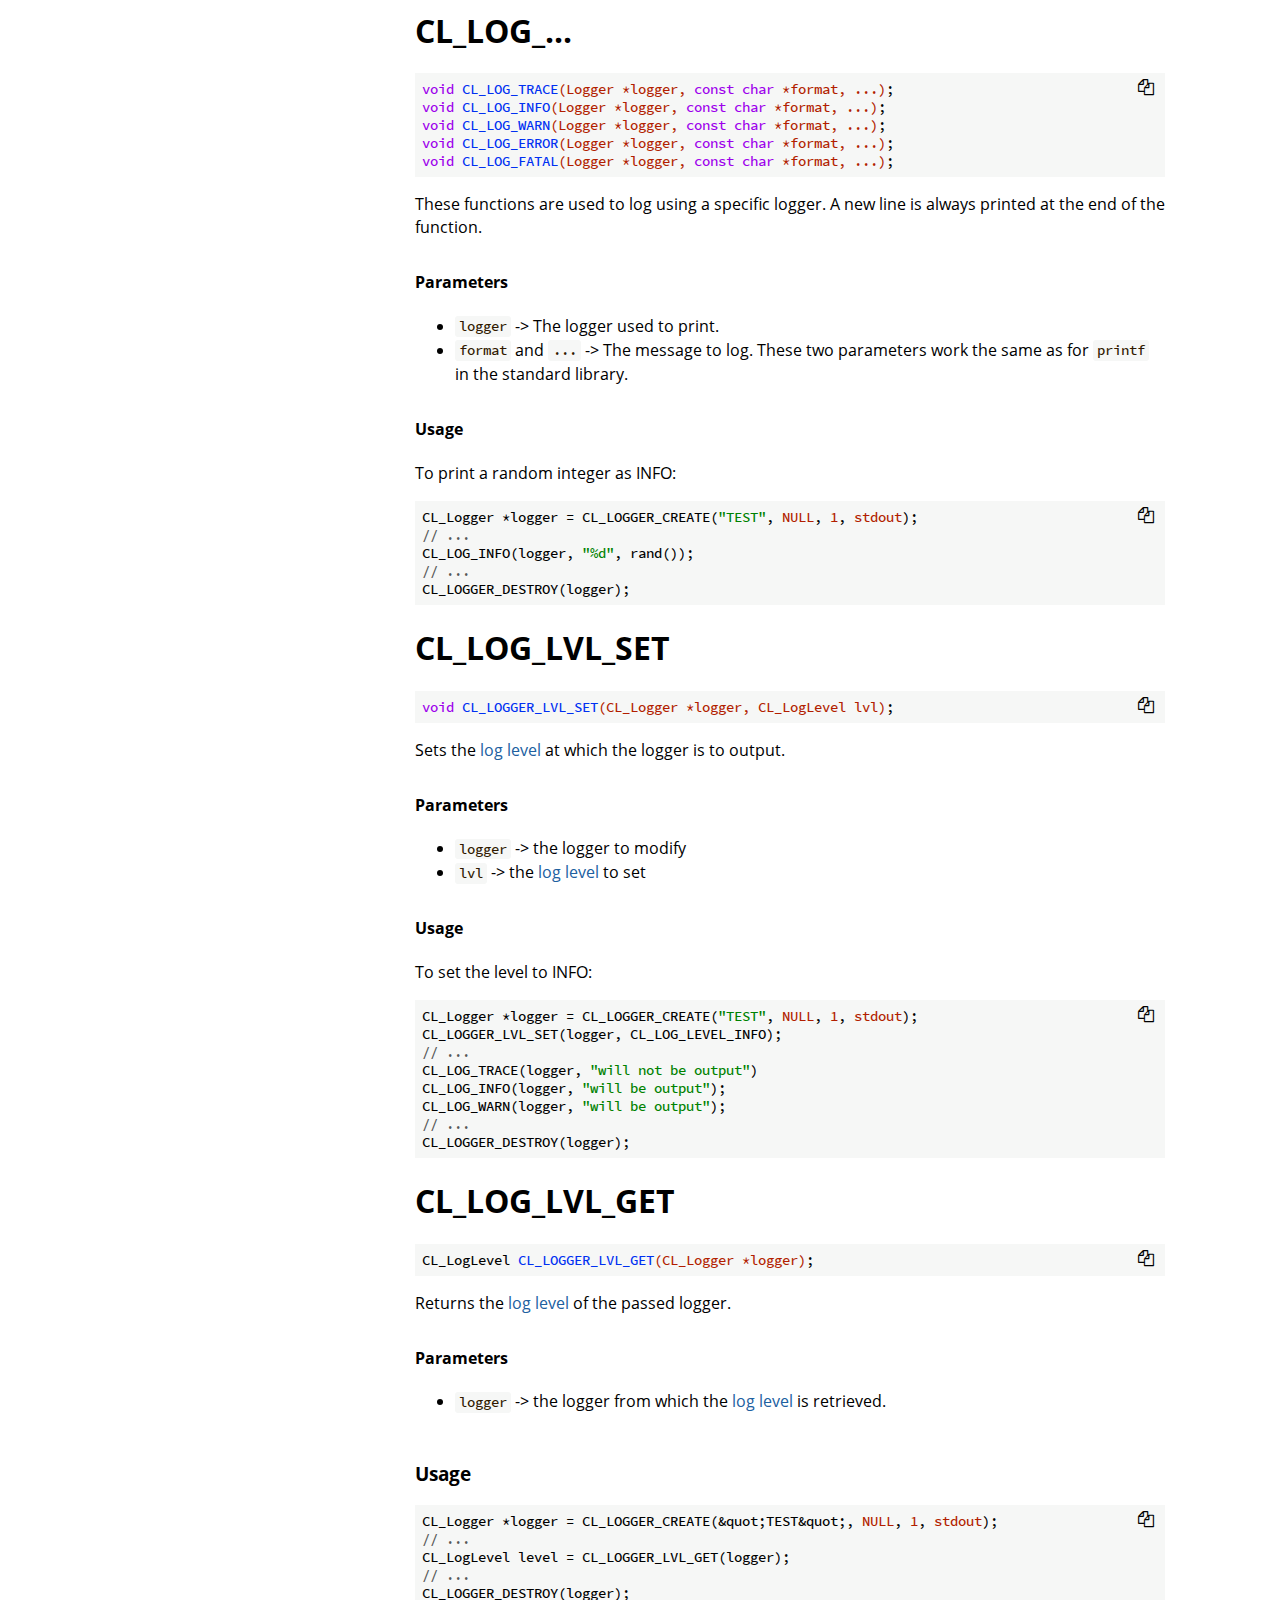
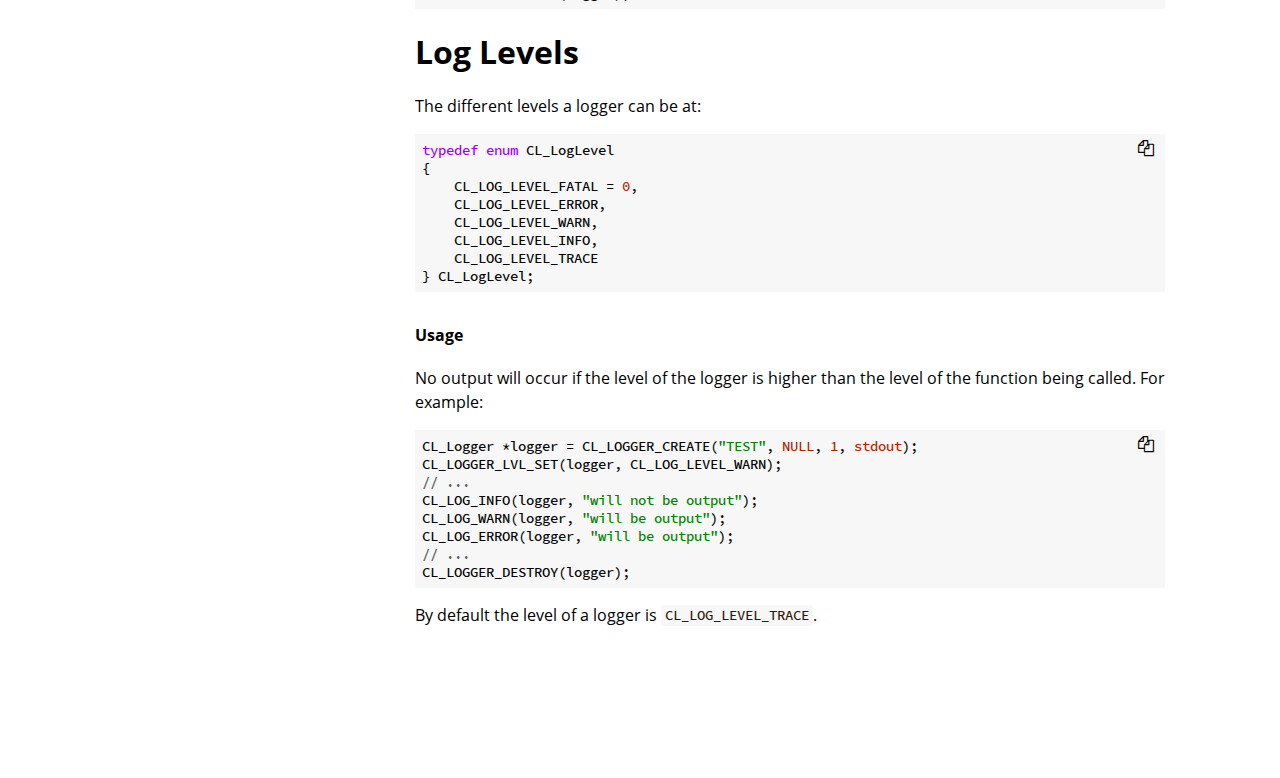
<file: www/projects/c_log/print.html>
<!DOCTYPE HTML>
<html lang="en" class="sidebar-visible no-js light">
    <head>
        <!-- Book generated using mdBook -->
        <meta charset="UTF-8">
        <title>docs.c_log</title>
        <meta name="robots" content="noindex" />
        <!-- Custom HTML head -->
        <meta content="text/html; charset=utf-8" http-equiv="Content-Type">
        <meta name="description" content="">
        <meta name="viewport" content="width=device-width, initial-scale=1">
        <meta name="theme-color" content="#ffffff" />

        <link rel="icon" href="favicon.svg">
        <link rel="shortcut icon" href="favicon.png">
        <link rel="stylesheet" href="css/variables.css">
        <link rel="stylesheet" href="css/general.css">
        <link rel="stylesheet" href="css/chrome.css">
        <link rel="stylesheet" href="css/print.css" media="print">
        <!-- Fonts -->
        <link rel="stylesheet" href="FontAwesome/css/font-awesome.css">
        <link rel="stylesheet" href="fonts/fonts.css">
        <!-- Highlight.js Stylesheets -->
        <link rel="stylesheet" href="highlight.css">
        <link rel="stylesheet" href="tomorrow-night.css">
        <link rel="stylesheet" href="ayu-highlight.css">

        <!-- Custom theme stylesheets -->
    </head>
    <body>
        <!-- Provide site root to javascript -->
        <script type="text/javascript">
            var path_to_root = "";
            var default_theme = window.matchMedia("(prefers-color-scheme: dark)").matches ? "navy" : "light";
        </script>

        <!-- Work around some values being stored in localStorage wrapped in quotes -->
        <script type="text/javascript">
            try {
                var theme = localStorage.getItem('mdbook-theme');
                var sidebar = localStorage.getItem('mdbook-sidebar');

                if (theme.startsWith('"') && theme.endsWith('"')) {
                    localStorage.setItem('mdbook-theme', theme.slice(1, theme.length - 1));
                }

                if (sidebar.startsWith('"') && sidebar.endsWith('"')) {
                    localStorage.setItem('mdbook-sidebar', sidebar.slice(1, sidebar.length - 1));
                }
            } catch (e) { }
        </script>

        <!-- Set the theme before any content is loaded, prevents flash -->
        <script type="text/javascript">
            var theme;
            try { theme = localStorage.getItem('mdbook-theme'); } catch(e) { }
            if (theme === null || theme === undefined) { theme = default_theme; }
            var html = document.querySelector('html');
            html.classList.remove('no-js')
            html.classList.remove('light')
            html.classList.add(theme);
            html.classList.add('js');
        </script>

        <!-- Hide / unhide sidebar before it is displayed -->
        <script type="text/javascript">
            var html = document.querySelector('html');
            var sidebar = 'hidden';
            if (document.body.clientWidth >= 1080) {
                try { sidebar = localStorage.getItem('mdbook-sidebar'); } catch(e) { }
                sidebar = sidebar || 'visible';
            }
            html.classList.remove('sidebar-visible');
            html.classList.add("sidebar-" + sidebar);
        </script>

        <nav id="sidebar" class="sidebar" aria-label="Table of contents">
            <div class="sidebar-scrollbox">
                <ol class="chapter"><li class="chapter-item expanded "><a href="ch1_getting_started.html"><strong aria-hidden="true">1.</strong> Getting Started</a></li><li class="chapter-item expanded "><a href="ch2_functions.html"><strong aria-hidden="true">2.</strong> Functions</a></li><li><ol class="section"><li class="chapter-item expanded "><a href="functions/CL_LOGGER_CREATE.html"><strong aria-hidden="true">2.1.</strong> CL_LOGGER_CREATE</a></li><li class="chapter-item expanded "><a href="functions/CL_LOGGER_DESTROY.html"><strong aria-hidden="true">2.2.</strong> CL_LOGGER_DESTROY</a></li><li class="chapter-item expanded "><a href="functions/CL_LOG_.html"><strong aria-hidden="true">2.3.</strong> CL_LOG_...</a></li><li class="chapter-item expanded "><a href="functions/CL_LOG_LVL_SET.html"><strong aria-hidden="true">2.4.</strong> CL_LOG_LVL_SET</a></li><li class="chapter-item expanded "><a href="functions/CL_LOG_LVL_GET.html"><strong aria-hidden="true">2.5.</strong> CL_LOG_LVL_GET</a></li></ol></li><li class="chapter-item expanded "><a href="ch3_log_levels.html"><strong aria-hidden="true">3.</strong> Log Levels</a></li></ol>
            </div>
            <div id="sidebar-resize-handle" class="sidebar-resize-handle"></div>
        </nav>

        <div id="page-wrapper" class="page-wrapper">

            <div class="page">
                <div id="menu-bar-hover-placeholder"></div>
                <div id="menu-bar" class="menu-bar sticky bordered">
                    <div class="left-buttons">
                        <button id="sidebar-toggle" class="icon-button" type="button" title="Toggle Table of Contents" aria-label="Toggle Table of Contents" aria-controls="sidebar">
                            <i class="fa fa-bars"></i>
                        </button>
                        <button id="theme-toggle" class="icon-button" type="button" title="Change theme" aria-label="Change theme" aria-haspopup="true" aria-expanded="false" aria-controls="theme-list">
                            <i class="fa fa-paint-brush"></i>
                        </button>
                        <ul id="theme-list" class="theme-popup" aria-label="Themes" role="menu">
                            <li role="none"><button role="menuitem" class="theme" id="light">Light (default)</button></li>
                            <li role="none"><button role="menuitem" class="theme" id="rust">Rust</button></li>
                            <li role="none"><button role="menuitem" class="theme" id="coal">Coal</button></li>
                            <li role="none"><button role="menuitem" class="theme" id="navy">Navy</button></li>
                            <li role="none"><button role="menuitem" class="theme" id="ayu">Ayu</button></li>
                        </ul>
                        <button id="search-toggle" class="icon-button" type="button" title="Search. (Shortkey: s)" aria-label="Toggle Searchbar" aria-expanded="false" aria-keyshortcuts="S" aria-controls="searchbar">
                            <i class="fa fa-search"></i>
                        </button>
                    </div>

                    <h1 class="menu-title">docs.c_log</h1>

                    <div class="right-buttons">
                        <a href="print.html" title="Print this book" aria-label="Print this book">
                            <i id="print-button" class="fa fa-print"></i>
                        </a>
                    </div>
                </div>

                <div id="search-wrapper" class="hidden">
                    <form id="searchbar-outer" class="searchbar-outer">
                        <input type="search" id="searchbar" name="searchbar" placeholder="Search this book ..." aria-controls="searchresults-outer" aria-describedby="searchresults-header">
                    </form>
                    <div id="searchresults-outer" class="searchresults-outer hidden">
                        <div id="searchresults-header" class="searchresults-header"></div>
                        <ul id="searchresults">
                        </ul>
                    </div>
                </div>
                <!-- Apply ARIA attributes after the sidebar and the sidebar toggle button are added to the DOM -->
                <script type="text/javascript">
                    document.getElementById('sidebar-toggle').setAttribute('aria-expanded', sidebar === 'visible');
                    document.getElementById('sidebar').setAttribute('aria-hidden', sidebar !== 'visible');
                    Array.from(document.querySelectorAll('#sidebar a')).forEach(function(link) {
                        link.setAttribute('tabIndex', sidebar === 'visible' ? 0 : -1);
                    });
                </script>

                <div id="content" class="content">
                    <main>
                        <h2 id="setup"><a class="header" href="#setup">Setup</a></h2>
<h4 id="with-premake"><a class="header" href="#with-premake">With Premake</a></h4>
<p>Clone the repository to the location of your choice. Create a new premake workspace and include the file c_log/premake5.lua inside your own premake file. Then link your executable project to the c_log project using this line links <code>c_log</code>. Finally compile the project. For a full setup of premake go to the premake <a href="https://github.com/premake/premake-core">github page</a>.</p>
<h4 id="without-premake"><a class="header" href="#without-premake">Without Premake</a></h4>
<p>Copy the files c_log.c, c_log.h and internal.h into your project directory and compile your project with these files.</p>
<h2 id="including-to-project"><a class="header" href="#including-to-project">Including to project</a></h2>
<p>Once added to your project the file can be included as follows. Make sure the c_log.h file is in the include path of your project.</p>
<pre><code class="language-c">#include &lt;c_log.h&gt;
</code></pre>
<h2 id="example"><a class="header" href="#example">Example</a></h2>
<p>The following example will create 2 loggers and show some output to demonstrate the capabilities of the library.</p>
<pre><code class="language-c">#include &lt;stdlib.h&gt;
#include &lt;stdint.h&gt;
#include &lt;stdio.h&gt;

//#define CL_LOG_DISABLED
#include &lt;c_log.h&gt;

int main(int argc, char **argv)
{
	CL_Logger *logger = CL_LOGGER_CREATE(&quot;LOGGER&quot;, &quot;[%T] (%N) %% %C%V\t%F, %L %M%C&quot;, 1, stdout);

	CL_Logger *logger2 = CL_LOGGER_CREATE(&quot;LOGGER2&quot;, NULL, 1, stdout);

	CL_LOG_TRACE(logger, &quot;Hello World! %d&quot;, rand());
	CL_LOG_INFO(logger, &quot;Hello World! %d&quot;, rand());
	CL_LOG_WARN(logger, &quot;Hello World! %d&quot;, rand());
	CL_LOG_ERROR(logger, &quot;Hello World! %d&quot;, rand());
	CL_LOG_FATAL(logger, &quot;Hello World! %d&quot;, rand());

	CL_LOG_TRACE(logger2, &quot;Hello World! %d&quot;, rand());
	CL_LOG_INFO(logger2, &quot;Hello World! %d&quot;, rand());
	CL_LOG_WARN(logger2, &quot;Hello World! %d&quot;, rand());
	CL_LOG_ERROR(logger2, &quot;Hello World! %d&quot;, rand());
	CL_LOG_FATAL(logger2, &quot;Hello World! %d&quot;, rand());

	CL_LOGGER_DESTROY(logger);
	CL_LOGGER_DESTROY(logger2);
}
</code></pre>
<div style="break-before: page; page-break-before: always;"></div><h1 id="functions"><a class="header" href="#functions">Functions</a></h1>
<p>This section provides in-depth information on the functions available.</p>
<ul>
<li><a href="./functions/CL_LOGGER_CREATE.html">CL_LOGGER_CREATE</a></li>
<li><a href="./functions/CL_LOGGER_DESTROY.html">CL_LOGGER_DESTROY</a></li>
<li><a href="./functions/CL_LOG_.html">CL_LOG_...</a></li>
<li><a href="./functions/CL_LOG_LVL_SET.html">CL_LOG_LVL_SET</a></li>
<li><a href="./functions/CL_LOG_LVL_GET.html">CL_LOG_LVL_GET</a></li>
</ul>
<div style="break-before: page; page-break-before: always;"></div><h1 id="cl_logger_create"><a class="header" href="#cl_logger_create">CL_LOGGER_CREATE</a></h1>
<pre><code class="language-c">CL_Logger *CL_LOGGER_CREATE(const char *name, const char *pattern, uint64_t output_count, ...);
</code></pre>
<h4 id="parameters"><a class="header" href="#parameters">Parameters</a></h4>
<ul>
<li>
<p><code>name</code> -&gt; the name of the logger which can be output when logging if it is contained in the pattern. If left NULL the logger will be named &quot;UNNAMED&quot;.</p>
</li>
<li>
<p><code>pattern</code> -&gt; a string that will define the format of the output when logging. It can contain any character and any of the following formats:</p>
<ul>
<li><code>%F</code> -&gt; the source file at which the logging was done (__FILE__ macro)</li>
<li><code>%L</code> -&gt; the line of the file at which the logging was done (__LINE__ macro)</li>
<li><code>%T</code> -&gt; the time at which the logging was done in HH:MM:SS format</li>
<li><code>%M</code> -&gt; the message that is passed to the loggin function. If %M is not present in the pattern the message will not be printed.</li>
<li><code>%N</code> -&gt; the name of the logger</li>
<li><code>%C</code> -&gt; the start and end of color. ex: %C Hello world %C ; in this case Hello world will be printed in color.</li>
<li><code>%V</code> -&gt; the name of the log level which can be TRACE, INFO, WARN, ERROR or FATAL</li>
</ul>
<p>If NULL is passed the pattern will be set to CL_DEFAULT_PATTERN which is defined in <code>c_log.h</code>.
To insert a <code>%</code> character in the pattern write <code>%%</code>.</p>
</li>
<li>
<p><code>output_count</code> -&gt; the count of how many <code>FILE *</code> are to be passed as the next parameters.</p>
</li>
<li>
<p><code>...</code> -&gt; the <code>FILE *</code>(s) to where the logger will output.</p>
</li>
</ul>
<p>The function returns the pointer to the logger.</p>
<h4 id="usage"><a class="header" href="#usage">Usage</a></h4>
<p>To output with default pattern:</p>
<pre><code class="language-c">CL_Logger *logger = CL_LOGGER_CREATE(&quot;TEST&quot;, NULL, 1, stdout);
</code></pre>
<p>To output with custom pattern:</p>
<pre><code class="language-c">CL_Logger *logger = CL_LOGGER_CREATE(&quot;TEST&quot;, &quot;%C[%V]%C(%F,%L)%C%M%C&quot;, 1, stdout);
</code></pre>
<p>To output to stderr:</p>
<pre><code class="language-c">CL_Logger *logger = CL_LOGGER_CREATE(&quot;TEST&quot;, NULL, 1, stderr);
</code></pre>
<p>To output to a file:</p>
<pre><code class="language-c">FILE *file = fopen(&quot;log.txt&quot;, &quot;w&quot;);
CL_Logger *logger = CL_LOGGER_CREATE(&quot;TEST&quot;, NULL, 1, file);
</code></pre>
<p>To write to multiple outputs:</p>
<pre><code class="language-c">FILE *file = fopen(&quot;log.txt&quot;, &quot;w&quot;);
CL_Logger *logger = CL_LOGGER_CREATE(&quot;TEST&quot;, NULL, 2, stderr file);
</code></pre>
<div style="break-before: page; page-break-before: always;"></div><h1 id="cl_logger_destroy"><a class="header" href="#cl_logger_destroy">CL_LOGGER_DESTROY</a></h1>
<pre><code class="language-c">void CL_LOGGER_DESTROY(Logger *logger);
</code></pre>
<p>This function will free the data related to the logger.
The passed logger cannot be used after calling this function.</p>
<h4 id="usage-1"><a class="header" href="#usage-1">Usage</a></h4>
<pre><code class="language-c">CL_Logger *logger = CL_LOGGER_CREATE(&amp;quot;TEST&amp;quot;, NULL, 1, stdout);

// ...

CL_LOGGER_DESTROY(logger);
</code></pre>
<div style="break-before: page; page-break-before: always;"></div><h1 id="cl_log_"><a class="header" href="#cl_log_">CL_LOG_...</a></h1>
<pre><code class="language-c">void CL_LOG_TRACE(Logger *logger, const char *format, ...);
void CL_LOG_INFO(Logger *logger, const char *format, ...);
void CL_LOG_WARN(Logger *logger, const char *format, ...);
void CL_LOG_ERROR(Logger *logger, const char *format, ...);
void CL_LOG_FATAL(Logger *logger, const char *format, ...);
</code></pre>
<p>These functions are used to log using a specific logger.
A new line is always printed at the end of the function.</p>
<h4 id="parameters-1"><a class="header" href="#parameters-1">Parameters</a></h4>
<ul>
<li><code>logger</code> -&gt; The logger used to print.</li>
<li><code>format</code> and <code>...</code> -&gt; The message to log. These two parameters work the same as for <code>printf</code> in the standard library.</li>
</ul>
<h4 id="usage-2"><a class="header" href="#usage-2">Usage</a></h4>
<p>To print a random integer as INFO:</p>
<pre><code class="language-c">CL_Logger *logger = CL_LOGGER_CREATE(&quot;TEST&quot;, NULL, 1, stdout);
// ...
CL_LOG_INFO(logger, &quot;%d&quot;, rand());
// ...
CL_LOGGER_DESTROY(logger);
</code></pre>
<div style="break-before: page; page-break-before: always;"></div><h1 id="cl_log_lvl_set"><a class="header" href="#cl_log_lvl_set">CL_LOG_LVL_SET</a></h1>
<pre><code class="language-c">void CL_LOGGER_LVL_SET(CL_Logger *logger, CL_LogLevel lvl);
</code></pre>
<p>Sets the <a href="functions/../ch3_log_levels.html">log level</a> at which the logger is to output.</p>
<h4 id="parameters-2"><a class="header" href="#parameters-2">Parameters</a></h4>
<ul>
<li><code>logger</code> -&gt; the logger to modify</li>
<li><code>lvl</code> -&gt; the <a href="functions/../ch3_log_levels.html">log level</a> to set</li>
</ul>
<h4 id="usage-3"><a class="header" href="#usage-3">Usage</a></h4>
<p>To set the level to INFO:</p>
<pre><code class="language-c">CL_Logger *logger = CL_LOGGER_CREATE(&quot;TEST&quot;, NULL, 1, stdout);
CL_LOGGER_LVL_SET(logger, CL_LOG_LEVEL_INFO);
// ...
CL_LOG_TRACE(logger, &quot;will not be output&quot;)
CL_LOG_INFO(logger, &quot;will be output&quot;);
CL_LOG_WARN(logger, &quot;will be output&quot;);
// ...
CL_LOGGER_DESTROY(logger);
</code></pre>
<div style="break-before: page; page-break-before: always;"></div><h1 id="cl_log_lvl_get"><a class="header" href="#cl_log_lvl_get">CL_LOG_LVL_GET</a></h1>
<pre><code class="language-c">CL_LogLevel CL_LOGGER_LVL_GET(CL_Logger *logger);
</code></pre>
<p>Returns the <a href="functions/../ch3_log_levels.html">log level</a> of the passed logger.</p>
<h4 id="parameters-3"><a class="header" href="#parameters-3">Parameters</a></h4>
<ul>
<li><code>logger</code> -&gt; the logger from which the <a href="functions/../ch3_log_levels.html">log level</a> is retrieved.</li>
</ul>
<h3 id="usage-4"><a class="header" href="#usage-4">Usage</a></h3>
<pre><code class="language-c">CL_Logger *logger = CL_LOGGER_CREATE(&amp;quot;TEST&amp;quot;, NULL, 1, stdout);
// ...
CL_LogLevel level = CL_LOGGER_LVL_GET(logger);
// ...
CL_LOGGER_DESTROY(logger);
</code></pre>
<div style="break-before: page; page-break-before: always;"></div><h1 id="log-levels"><a class="header" href="#log-levels">Log Levels</a></h1>
<p>The different levels a logger can be at:</p>
<pre><code class="language-c">typedef enum CL_LogLevel
{
	CL_LOG_LEVEL_FATAL = 0,
	CL_LOG_LEVEL_ERROR,
	CL_LOG_LEVEL_WARN,
	CL_LOG_LEVEL_INFO,
	CL_LOG_LEVEL_TRACE
} CL_LogLevel;
</code></pre>
<h4 id="usage-5"><a class="header" href="#usage-5">Usage</a></h4>
<p>No output will occur if the level of the logger is higher than the level of the function being called.
For example:</p>
<pre><code class="language-c">CL_Logger *logger = CL_LOGGER_CREATE(&quot;TEST&quot;, NULL, 1, stdout);
CL_LOGGER_LVL_SET(logger, CL_LOG_LEVEL_WARN);
// ...
CL_LOG_INFO(logger, &quot;will not be output&quot;);
CL_LOG_WARN(logger, &quot;will be output&quot;);
CL_LOG_ERROR(logger, &quot;will be output&quot;);
// ...
CL_LOGGER_DESTROY(logger);
</code></pre>
<p>By default the level of a logger is <code>CL_LOG_LEVEL_TRACE</code>.</p>

                    </main>

                    <nav class="nav-wrapper" aria-label="Page navigation">
                        <!-- Mobile navigation buttons -->
                        <div style="clear: both"></div>
                    </nav>
                </div>
            </div>

            <nav class="nav-wide-wrapper" aria-label="Page navigation">
            </nav>

        </div>

        <script type="text/javascript">
            window.playground_copyable = true;
        </script>
        <script src="elasticlunr.min.js" type="text/javascript" charset="utf-8"></script>
        <script src="mark.min.js" type="text/javascript" charset="utf-8"></script>
        <script src="searcher.js" type="text/javascript" charset="utf-8"></script>
        <script src="clipboard.min.js" type="text/javascript" charset="utf-8"></script>
        <script src="highlight.js" type="text/javascript" charset="utf-8"></script>
        <script src="book.js" type="text/javascript" charset="utf-8"></script>

        <!-- Custom JS scripts -->
        <script type="text/javascript">
        window.addEventListener('load', function() {
            window.setTimeout(window.print, 100);
        });
        </script>
    </body>
</html>
</file>
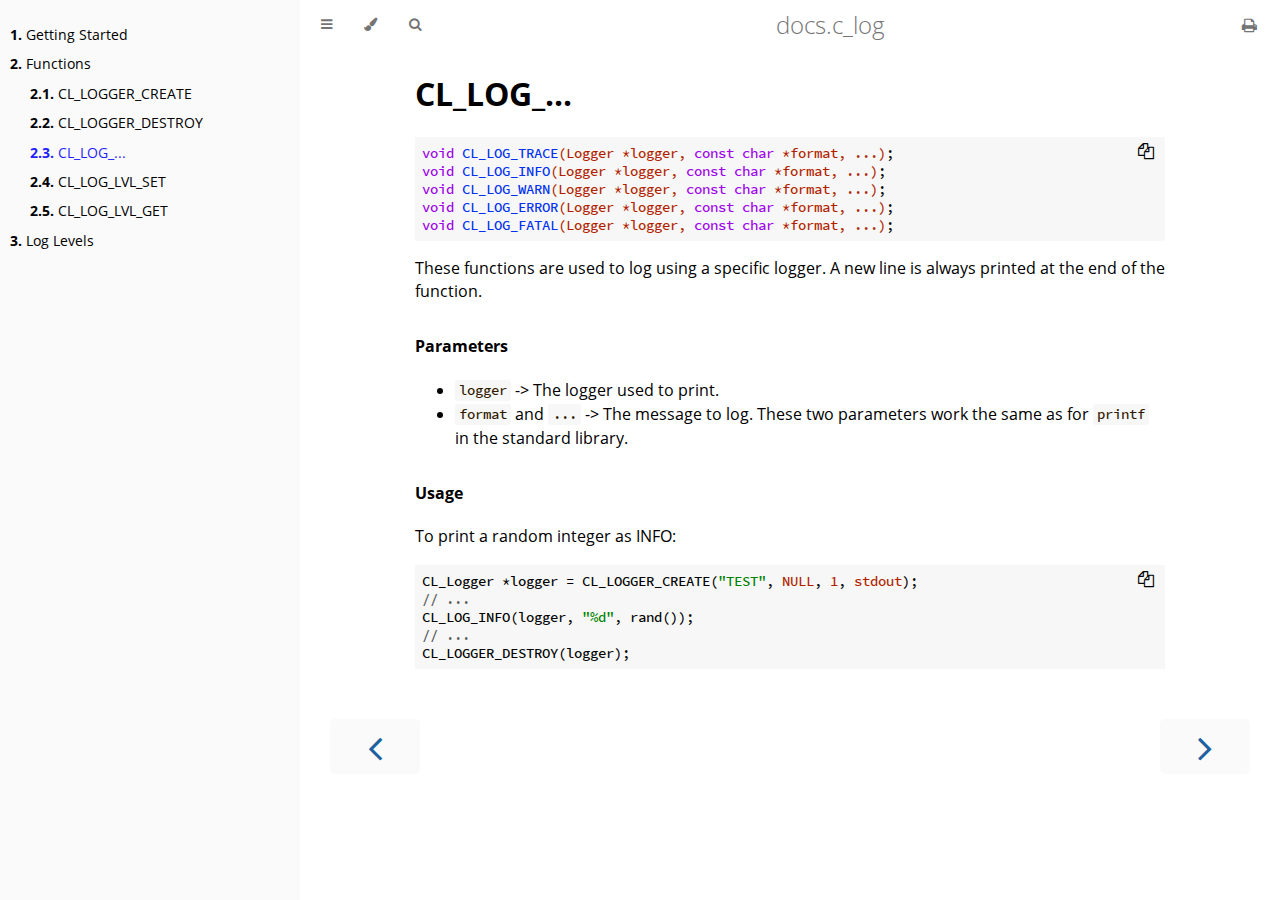
<file: www/projects/c_log/functions/CL_LOG_.html>
<!DOCTYPE HTML>
<html lang="en" class="sidebar-visible no-js light">
    <head>
        <!-- Book generated using mdBook -->
        <meta charset="UTF-8">
        <title>CL_LOG_... - docs.c_log</title>
        <!-- Custom HTML head -->
        <meta content="text/html; charset=utf-8" http-equiv="Content-Type">
        <meta name="description" content="">
        <meta name="viewport" content="width=device-width, initial-scale=1">
        <meta name="theme-color" content="#ffffff" />

        <link rel="icon" href="../favicon.svg">
        <link rel="shortcut icon" href="../favicon.png">
        <link rel="stylesheet" href="../css/variables.css">
        <link rel="stylesheet" href="../css/general.css">
        <link rel="stylesheet" href="../css/chrome.css">
        <link rel="stylesheet" href="../css/print.css" media="print">
        <!-- Fonts -->
        <link rel="stylesheet" href="../FontAwesome/css/font-awesome.css">
        <link rel="stylesheet" href="../fonts/fonts.css">
        <!-- Highlight.js Stylesheets -->
        <link rel="stylesheet" href="../highlight.css">
        <link rel="stylesheet" href="../tomorrow-night.css">
        <link rel="stylesheet" href="../ayu-highlight.css">

        <!-- Custom theme stylesheets -->
    </head>
    <body>
        <!-- Provide site root to javascript -->
        <script type="text/javascript">
            var path_to_root = "../";
            var default_theme = window.matchMedia("(prefers-color-scheme: dark)").matches ? "navy" : "light";
        </script>

        <!-- Work around some values being stored in localStorage wrapped in quotes -->
        <script type="text/javascript">
            try {
                var theme = localStorage.getItem('mdbook-theme');
                var sidebar = localStorage.getItem('mdbook-sidebar');

                if (theme.startsWith('"') && theme.endsWith('"')) {
                    localStorage.setItem('mdbook-theme', theme.slice(1, theme.length - 1));
                }

                if (sidebar.startsWith('"') && sidebar.endsWith('"')) {
                    localStorage.setItem('mdbook-sidebar', sidebar.slice(1, sidebar.length - 1));
                }
            } catch (e) { }
        </script>

        <!-- Set the theme before any content is loaded, prevents flash -->
        <script type="text/javascript">
            var theme;
            try { theme = localStorage.getItem('mdbook-theme'); } catch(e) { }
            if (theme === null || theme === undefined) { theme = default_theme; }
            var html = document.querySelector('html');
            html.classList.remove('no-js')
            html.classList.remove('light')
            html.classList.add(theme);
            html.classList.add('js');
        </script>

        <!-- Hide / unhide sidebar before it is displayed -->
        <script type="text/javascript">
            var html = document.querySelector('html');
            var sidebar = 'hidden';
            if (document.body.clientWidth >= 1080) {
                try { sidebar = localStorage.getItem('mdbook-sidebar'); } catch(e) { }
                sidebar = sidebar || 'visible';
            }
            html.classList.remove('sidebar-visible');
            html.classList.add("sidebar-" + sidebar);
        </script>

        <nav id="sidebar" class="sidebar" aria-label="Table of contents">
            <div class="sidebar-scrollbox">
                <ol class="chapter"><li class="chapter-item expanded "><a href="../ch1_getting_started.html"><strong aria-hidden="true">1.</strong> Getting Started</a></li><li class="chapter-item expanded "><a href="../ch2_functions.html"><strong aria-hidden="true">2.</strong> Functions</a></li><li><ol class="section"><li class="chapter-item expanded "><a href="../functions/CL_LOGGER_CREATE.html"><strong aria-hidden="true">2.1.</strong> CL_LOGGER_CREATE</a></li><li class="chapter-item expanded "><a href="../functions/CL_LOGGER_DESTROY.html"><strong aria-hidden="true">2.2.</strong> CL_LOGGER_DESTROY</a></li><li class="chapter-item expanded "><a href="../functions/CL_LOG_.html" class="active"><strong aria-hidden="true">2.3.</strong> CL_LOG_...</a></li><li class="chapter-item expanded "><a href="../functions/CL_LOG_LVL_SET.html"><strong aria-hidden="true">2.4.</strong> CL_LOG_LVL_SET</a></li><li class="chapter-item expanded "><a href="../functions/CL_LOG_LVL_GET.html"><strong aria-hidden="true">2.5.</strong> CL_LOG_LVL_GET</a></li></ol></li><li class="chapter-item expanded "><a href="../ch3_log_levels.html"><strong aria-hidden="true">3.</strong> Log Levels</a></li></ol>
            </div>
            <div id="sidebar-resize-handle" class="sidebar-resize-handle"></div>
        </nav>

        <div id="page-wrapper" class="page-wrapper">

            <div class="page">
                <div id="menu-bar-hover-placeholder"></div>
                <div id="menu-bar" class="menu-bar sticky bordered">
                    <div class="left-buttons">
                        <button id="sidebar-toggle" class="icon-button" type="button" title="Toggle Table of Contents" aria-label="Toggle Table of Contents" aria-controls="sidebar">
                            <i class="fa fa-bars"></i>
                        </button>
                        <button id="theme-toggle" class="icon-button" type="button" title="Change theme" aria-label="Change theme" aria-haspopup="true" aria-expanded="false" aria-controls="theme-list">
                            <i class="fa fa-paint-brush"></i>
                        </button>
                        <ul id="theme-list" class="theme-popup" aria-label="Themes" role="menu">
                            <li role="none"><button role="menuitem" class="theme" id="light">Light (default)</button></li>
                            <li role="none"><button role="menuitem" class="theme" id="rust">Rust</button></li>
                            <li role="none"><button role="menuitem" class="theme" id="coal">Coal</button></li>
                            <li role="none"><button role="menuitem" class="theme" id="navy">Navy</button></li>
                            <li role="none"><button role="menuitem" class="theme" id="ayu">Ayu</button></li>
                        </ul>
                        <button id="search-toggle" class="icon-button" type="button" title="Search. (Shortkey: s)" aria-label="Toggle Searchbar" aria-expanded="false" aria-keyshortcuts="S" aria-controls="searchbar">
                            <i class="fa fa-search"></i>
                        </button>
                    </div>

                    <h1 class="menu-title">docs.c_log</h1>

                    <div class="right-buttons">
                        <a href="../print.html" title="Print this book" aria-label="Print this book">
                            <i id="print-button" class="fa fa-print"></i>
                        </a>
                    </div>
                </div>

                <div id="search-wrapper" class="hidden">
                    <form id="searchbar-outer" class="searchbar-outer">
                        <input type="search" id="searchbar" name="searchbar" placeholder="Search this book ..." aria-controls="searchresults-outer" aria-describedby="searchresults-header">
                    </form>
                    <div id="searchresults-outer" class="searchresults-outer hidden">
                        <div id="searchresults-header" class="searchresults-header"></div>
                        <ul id="searchresults">
                        </ul>
                    </div>
                </div>
                <!-- Apply ARIA attributes after the sidebar and the sidebar toggle button are added to the DOM -->
                <script type="text/javascript">
                    document.getElementById('sidebar-toggle').setAttribute('aria-expanded', sidebar === 'visible');
                    document.getElementById('sidebar').setAttribute('aria-hidden', sidebar !== 'visible');
                    Array.from(document.querySelectorAll('#sidebar a')).forEach(function(link) {
                        link.setAttribute('tabIndex', sidebar === 'visible' ? 0 : -1);
                    });
                </script>

                <div id="content" class="content">
                    <main>
                        <h1 id="cl_log_"><a class="header" href="#cl_log_">CL_LOG_...</a></h1>
<pre><code class="language-c">void CL_LOG_TRACE(Logger *logger, const char *format, ...);
void CL_LOG_INFO(Logger *logger, const char *format, ...);
void CL_LOG_WARN(Logger *logger, const char *format, ...);
void CL_LOG_ERROR(Logger *logger, const char *format, ...);
void CL_LOG_FATAL(Logger *logger, const char *format, ...);
</code></pre>
<p>These functions are used to log using a specific logger.
A new line is always printed at the end of the function.</p>
<h4 id="parameters"><a class="header" href="#parameters">Parameters</a></h4>
<ul>
<li><code>logger</code> -&gt; The logger used to print.</li>
<li><code>format</code> and <code>...</code> -&gt; The message to log. These two parameters work the same as for <code>printf</code> in the standard library.</li>
</ul>
<h4 id="usage"><a class="header" href="#usage">Usage</a></h4>
<p>To print a random integer as INFO:</p>
<pre><code class="language-c">CL_Logger *logger = CL_LOGGER_CREATE(&quot;TEST&quot;, NULL, 1, stdout);
// ...
CL_LOG_INFO(logger, &quot;%d&quot;, rand());
// ...
CL_LOGGER_DESTROY(logger);
</code></pre>

                    </main>

                    <nav class="nav-wrapper" aria-label="Page navigation">
                        <!-- Mobile navigation buttons -->
                            <a rel="prev" href="../functions/CL_LOGGER_DESTROY.html" class="mobile-nav-chapters previous" title="Previous chapter" aria-label="Previous chapter" aria-keyshortcuts="Left">
                                <i class="fa fa-angle-left"></i>
                            </a>
                            <a rel="next" href="../functions/CL_LOG_LVL_SET.html" class="mobile-nav-chapters next" title="Next chapter" aria-label="Next chapter" aria-keyshortcuts="Right">
                                <i class="fa fa-angle-right"></i>
                            </a>
                        <div style="clear: both"></div>
                    </nav>
                </div>
            </div>

            <nav class="nav-wide-wrapper" aria-label="Page navigation">
                    <a rel="prev" href="../functions/CL_LOGGER_DESTROY.html" class="nav-chapters previous" title="Previous chapter" aria-label="Previous chapter" aria-keyshortcuts="Left">
                        <i class="fa fa-angle-left"></i>
                    </a>
                    <a rel="next" href="../functions/CL_LOG_LVL_SET.html" class="nav-chapters next" title="Next chapter" aria-label="Next chapter" aria-keyshortcuts="Right">
                        <i class="fa fa-angle-right"></i>
                    </a>
            </nav>

        </div>

        <script type="text/javascript">
            window.playground_copyable = true;
        </script>
        <script src="../elasticlunr.min.js" type="text/javascript" charset="utf-8"></script>
        <script src="../mark.min.js" type="text/javascript" charset="utf-8"></script>
        <script src="../searcher.js" type="text/javascript" charset="utf-8"></script>
        <script src="../clipboard.min.js" type="text/javascript" charset="utf-8"></script>
        <script src="../highlight.js" type="text/javascript" charset="utf-8"></script>
        <script src="../book.js" type="text/javascript" charset="utf-8"></script>

        <!-- Custom JS scripts -->
    </body>
</html>
</file>
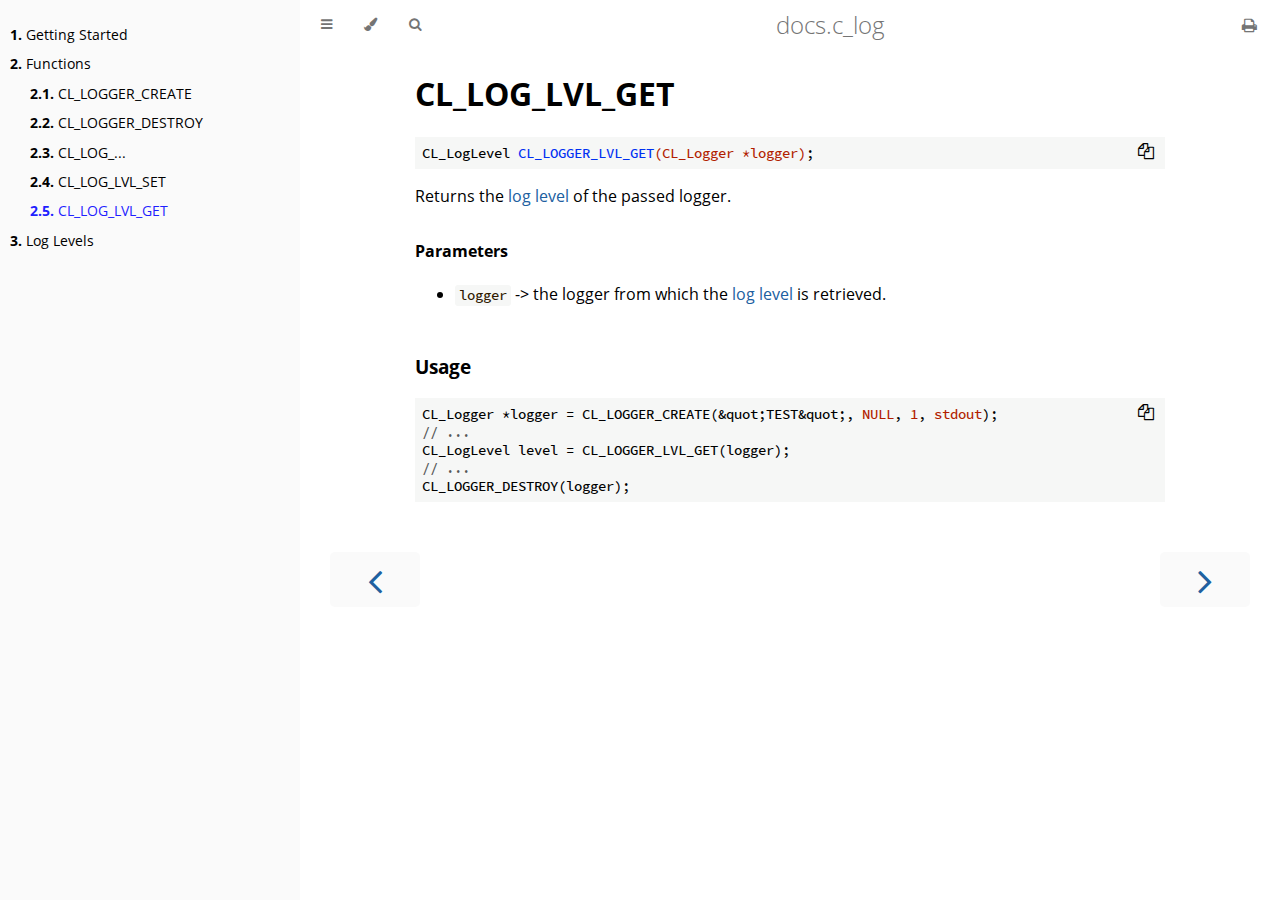
<file: www/projects/c_log/functions/CL_LOG_LVL_GET.html>
<!DOCTYPE HTML>
<html lang="en" class="sidebar-visible no-js light">
    <head>
        <!-- Book generated using mdBook -->
        <meta charset="UTF-8">
        <title>CL_LOG_LVL_GET - docs.c_log</title>
        <!-- Custom HTML head -->
        <meta content="text/html; charset=utf-8" http-equiv="Content-Type">
        <meta name="description" content="">
        <meta name="viewport" content="width=device-width, initial-scale=1">
        <meta name="theme-color" content="#ffffff" />

        <link rel="icon" href="../favicon.svg">
        <link rel="shortcut icon" href="../favicon.png">
        <link rel="stylesheet" href="../css/variables.css">
        <link rel="stylesheet" href="../css/general.css">
        <link rel="stylesheet" href="../css/chrome.css">
        <link rel="stylesheet" href="../css/print.css" media="print">
        <!-- Fonts -->
        <link rel="stylesheet" href="../FontAwesome/css/font-awesome.css">
        <link rel="stylesheet" href="../fonts/fonts.css">
        <!-- Highlight.js Stylesheets -->
        <link rel="stylesheet" href="../highlight.css">
        <link rel="stylesheet" href="../tomorrow-night.css">
        <link rel="stylesheet" href="../ayu-highlight.css">

        <!-- Custom theme stylesheets -->
    </head>
    <body>
        <!-- Provide site root to javascript -->
        <script type="text/javascript">
            var path_to_root = "../";
            var default_theme = window.matchMedia("(prefers-color-scheme: dark)").matches ? "navy" : "light";
        </script>

        <!-- Work around some values being stored in localStorage wrapped in quotes -->
        <script type="text/javascript">
            try {
                var theme = localStorage.getItem('mdbook-theme');
                var sidebar = localStorage.getItem('mdbook-sidebar');

                if (theme.startsWith('"') && theme.endsWith('"')) {
                    localStorage.setItem('mdbook-theme', theme.slice(1, theme.length - 1));
                }

                if (sidebar.startsWith('"') && sidebar.endsWith('"')) {
                    localStorage.setItem('mdbook-sidebar', sidebar.slice(1, sidebar.length - 1));
                }
            } catch (e) { }
        </script>

        <!-- Set the theme before any content is loaded, prevents flash -->
        <script type="text/javascript">
            var theme;
            try { theme = localStorage.getItem('mdbook-theme'); } catch(e) { }
            if (theme === null || theme === undefined) { theme = default_theme; }
            var html = document.querySelector('html');
            html.classList.remove('no-js')
            html.classList.remove('light')
            html.classList.add(theme);
            html.classList.add('js');
        </script>

        <!-- Hide / unhide sidebar before it is displayed -->
        <script type="text/javascript">
            var html = document.querySelector('html');
            var sidebar = 'hidden';
            if (document.body.clientWidth >= 1080) {
                try { sidebar = localStorage.getItem('mdbook-sidebar'); } catch(e) { }
                sidebar = sidebar || 'visible';
            }
            html.classList.remove('sidebar-visible');
            html.classList.add("sidebar-" + sidebar);
        </script>

        <nav id="sidebar" class="sidebar" aria-label="Table of contents">
            <div class="sidebar-scrollbox">
                <ol class="chapter"><li class="chapter-item expanded "><a href="../ch1_getting_started.html"><strong aria-hidden="true">1.</strong> Getting Started</a></li><li class="chapter-item expanded "><a href="../ch2_functions.html"><strong aria-hidden="true">2.</strong> Functions</a></li><li><ol class="section"><li class="chapter-item expanded "><a href="../functions/CL_LOGGER_CREATE.html"><strong aria-hidden="true">2.1.</strong> CL_LOGGER_CREATE</a></li><li class="chapter-item expanded "><a href="../functions/CL_LOGGER_DESTROY.html"><strong aria-hidden="true">2.2.</strong> CL_LOGGER_DESTROY</a></li><li class="chapter-item expanded "><a href="../functions/CL_LOG_.html"><strong aria-hidden="true">2.3.</strong> CL_LOG_...</a></li><li class="chapter-item expanded "><a href="../functions/CL_LOG_LVL_SET.html"><strong aria-hidden="true">2.4.</strong> CL_LOG_LVL_SET</a></li><li class="chapter-item expanded "><a href="../functions/CL_LOG_LVL_GET.html" class="active"><strong aria-hidden="true">2.5.</strong> CL_LOG_LVL_GET</a></li></ol></li><li class="chapter-item expanded "><a href="../ch3_log_levels.html"><strong aria-hidden="true">3.</strong> Log Levels</a></li></ol>
            </div>
            <div id="sidebar-resize-handle" class="sidebar-resize-handle"></div>
        </nav>

        <div id="page-wrapper" class="page-wrapper">

            <div class="page">
                <div id="menu-bar-hover-placeholder"></div>
                <div id="menu-bar" class="menu-bar sticky bordered">
                    <div class="left-buttons">
                        <button id="sidebar-toggle" class="icon-button" type="button" title="Toggle Table of Contents" aria-label="Toggle Table of Contents" aria-controls="sidebar">
                            <i class="fa fa-bars"></i>
                        </button>
                        <button id="theme-toggle" class="icon-button" type="button" title="Change theme" aria-label="Change theme" aria-haspopup="true" aria-expanded="false" aria-controls="theme-list">
                            <i class="fa fa-paint-brush"></i>
                        </button>
                        <ul id="theme-list" class="theme-popup" aria-label="Themes" role="menu">
                            <li role="none"><button role="menuitem" class="theme" id="light">Light (default)</button></li>
                            <li role="none"><button role="menuitem" class="theme" id="rust">Rust</button></li>
                            <li role="none"><button role="menuitem" class="theme" id="coal">Coal</button></li>
                            <li role="none"><button role="menuitem" class="theme" id="navy">Navy</button></li>
                            <li role="none"><button role="menuitem" class="theme" id="ayu">Ayu</button></li>
                        </ul>
                        <button id="search-toggle" class="icon-button" type="button" title="Search. (Shortkey: s)" aria-label="Toggle Searchbar" aria-expanded="false" aria-keyshortcuts="S" aria-controls="searchbar">
                            <i class="fa fa-search"></i>
                        </button>
                    </div>

                    <h1 class="menu-title">docs.c_log</h1>

                    <div class="right-buttons">
                        <a href="../print.html" title="Print this book" aria-label="Print this book">
                            <i id="print-button" class="fa fa-print"></i>
                        </a>
                    </div>
                </div>

                <div id="search-wrapper" class="hidden">
                    <form id="searchbar-outer" class="searchbar-outer">
                        <input type="search" id="searchbar" name="searchbar" placeholder="Search this book ..." aria-controls="searchresults-outer" aria-describedby="searchresults-header">
                    </form>
                    <div id="searchresults-outer" class="searchresults-outer hidden">
                        <div id="searchresults-header" class="searchresults-header"></div>
                        <ul id="searchresults">
                        </ul>
                    </div>
                </div>
                <!-- Apply ARIA attributes after the sidebar and the sidebar toggle button are added to the DOM -->
                <script type="text/javascript">
                    document.getElementById('sidebar-toggle').setAttribute('aria-expanded', sidebar === 'visible');
                    document.getElementById('sidebar').setAttribute('aria-hidden', sidebar !== 'visible');
                    Array.from(document.querySelectorAll('#sidebar a')).forEach(function(link) {
                        link.setAttribute('tabIndex', sidebar === 'visible' ? 0 : -1);
                    });
                </script>

                <div id="content" class="content">
                    <main>
                        <h1 id="cl_log_lvl_get"><a class="header" href="#cl_log_lvl_get">CL_LOG_LVL_GET</a></h1>
<pre><code class="language-c">CL_LogLevel CL_LOGGER_LVL_GET(CL_Logger *logger);
</code></pre>
<p>Returns the <a href="../ch3_log_levels.html">log level</a> of the passed logger.</p>
<h4 id="parameters"><a class="header" href="#parameters">Parameters</a></h4>
<ul>
<li><code>logger</code> -&gt; the logger from which the <a href="../ch3_log_levels.html">log level</a> is retrieved.</li>
</ul>
<h3 id="usage"><a class="header" href="#usage">Usage</a></h3>
<pre><code class="language-c">CL_Logger *logger = CL_LOGGER_CREATE(&amp;quot;TEST&amp;quot;, NULL, 1, stdout);
// ...
CL_LogLevel level = CL_LOGGER_LVL_GET(logger);
// ...
CL_LOGGER_DESTROY(logger);
</code></pre>

                    </main>

                    <nav class="nav-wrapper" aria-label="Page navigation">
                        <!-- Mobile navigation buttons -->
                            <a rel="prev" href="../functions/CL_LOG_LVL_SET.html" class="mobile-nav-chapters previous" title="Previous chapter" aria-label="Previous chapter" aria-keyshortcuts="Left">
                                <i class="fa fa-angle-left"></i>
                            </a>
                            <a rel="next" href="../ch3_log_levels.html" class="mobile-nav-chapters next" title="Next chapter" aria-label="Next chapter" aria-keyshortcuts="Right">
                                <i class="fa fa-angle-right"></i>
                            </a>
                        <div style="clear: both"></div>
                    </nav>
                </div>
            </div>

            <nav class="nav-wide-wrapper" aria-label="Page navigation">
                    <a rel="prev" href="../functions/CL_LOG_LVL_SET.html" class="nav-chapters previous" title="Previous chapter" aria-label="Previous chapter" aria-keyshortcuts="Left">
                        <i class="fa fa-angle-left"></i>
                    </a>
                    <a rel="next" href="../ch3_log_levels.html" class="nav-chapters next" title="Next chapter" aria-label="Next chapter" aria-keyshortcuts="Right">
                        <i class="fa fa-angle-right"></i>
                    </a>
            </nav>

        </div>

        <script type="text/javascript">
            window.playground_copyable = true;
        </script>
        <script src="../elasticlunr.min.js" type="text/javascript" charset="utf-8"></script>
        <script src="../mark.min.js" type="text/javascript" charset="utf-8"></script>
        <script src="../searcher.js" type="text/javascript" charset="utf-8"></script>
        <script src="../clipboard.min.js" type="text/javascript" charset="utf-8"></script>
        <script src="../highlight.js" type="text/javascript" charset="utf-8"></script>
        <script src="../book.js" type="text/javascript" charset="utf-8"></script>

        <!-- Custom JS scripts -->
    </body>
</html>
</file>
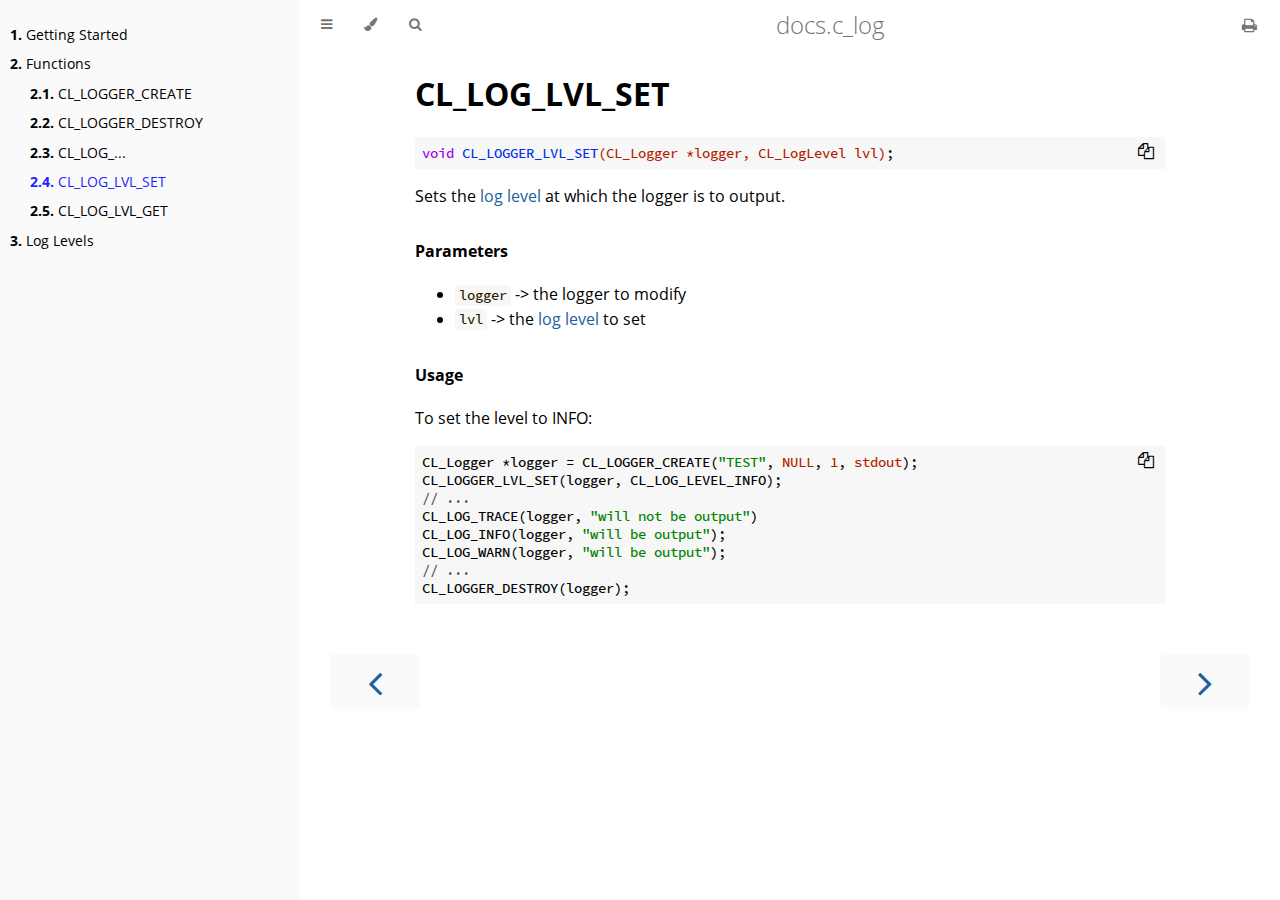
<file: www/projects/c_log/functions/CL_LOG_LVL_SET.html>
<!DOCTYPE HTML>
<html lang="en" class="sidebar-visible no-js light">
    <head>
        <!-- Book generated using mdBook -->
        <meta charset="UTF-8">
        <title>CL_LOG_LVL_SET - docs.c_log</title>
        <!-- Custom HTML head -->
        <meta content="text/html; charset=utf-8" http-equiv="Content-Type">
        <meta name="description" content="">
        <meta name="viewport" content="width=device-width, initial-scale=1">
        <meta name="theme-color" content="#ffffff" />

        <link rel="icon" href="../favicon.svg">
        <link rel="shortcut icon" href="../favicon.png">
        <link rel="stylesheet" href="../css/variables.css">
        <link rel="stylesheet" href="../css/general.css">
        <link rel="stylesheet" href="../css/chrome.css">
        <link rel="stylesheet" href="../css/print.css" media="print">
        <!-- Fonts -->
        <link rel="stylesheet" href="../FontAwesome/css/font-awesome.css">
        <link rel="stylesheet" href="../fonts/fonts.css">
        <!-- Highlight.js Stylesheets -->
        <link rel="stylesheet" href="../highlight.css">
        <link rel="stylesheet" href="../tomorrow-night.css">
        <link rel="stylesheet" href="../ayu-highlight.css">

        <!-- Custom theme stylesheets -->
    </head>
    <body>
        <!-- Provide site root to javascript -->
        <script type="text/javascript">
            var path_to_root = "../";
            var default_theme = window.matchMedia("(prefers-color-scheme: dark)").matches ? "navy" : "light";
        </script>

        <!-- Work around some values being stored in localStorage wrapped in quotes -->
        <script type="text/javascript">
            try {
                var theme = localStorage.getItem('mdbook-theme');
                var sidebar = localStorage.getItem('mdbook-sidebar');

                if (theme.startsWith('"') && theme.endsWith('"')) {
                    localStorage.setItem('mdbook-theme', theme.slice(1, theme.length - 1));
                }

                if (sidebar.startsWith('"') && sidebar.endsWith('"')) {
                    localStorage.setItem('mdbook-sidebar', sidebar.slice(1, sidebar.length - 1));
                }
            } catch (e) { }
        </script>

        <!-- Set the theme before any content is loaded, prevents flash -->
        <script type="text/javascript">
            var theme;
            try { theme = localStorage.getItem('mdbook-theme'); } catch(e) { }
            if (theme === null || theme === undefined) { theme = default_theme; }
            var html = document.querySelector('html');
            html.classList.remove('no-js')
            html.classList.remove('light')
            html.classList.add(theme);
            html.classList.add('js');
        </script>

        <!-- Hide / unhide sidebar before it is displayed -->
        <script type="text/javascript">
            var html = document.querySelector('html');
            var sidebar = 'hidden';
            if (document.body.clientWidth >= 1080) {
                try { sidebar = localStorage.getItem('mdbook-sidebar'); } catch(e) { }
                sidebar = sidebar || 'visible';
            }
            html.classList.remove('sidebar-visible');
            html.classList.add("sidebar-" + sidebar);
        </script>

        <nav id="sidebar" class="sidebar" aria-label="Table of contents">
            <div class="sidebar-scrollbox">
                <ol class="chapter"><li class="chapter-item expanded "><a href="../ch1_getting_started.html"><strong aria-hidden="true">1.</strong> Getting Started</a></li><li class="chapter-item expanded "><a href="../ch2_functions.html"><strong aria-hidden="true">2.</strong> Functions</a></li><li><ol class="section"><li class="chapter-item expanded "><a href="../functions/CL_LOGGER_CREATE.html"><strong aria-hidden="true">2.1.</strong> CL_LOGGER_CREATE</a></li><li class="chapter-item expanded "><a href="../functions/CL_LOGGER_DESTROY.html"><strong aria-hidden="true">2.2.</strong> CL_LOGGER_DESTROY</a></li><li class="chapter-item expanded "><a href="../functions/CL_LOG_.html"><strong aria-hidden="true">2.3.</strong> CL_LOG_...</a></li><li class="chapter-item expanded "><a href="../functions/CL_LOG_LVL_SET.html" class="active"><strong aria-hidden="true">2.4.</strong> CL_LOG_LVL_SET</a></li><li class="chapter-item expanded "><a href="../functions/CL_LOG_LVL_GET.html"><strong aria-hidden="true">2.5.</strong> CL_LOG_LVL_GET</a></li></ol></li><li class="chapter-item expanded "><a href="../ch3_log_levels.html"><strong aria-hidden="true">3.</strong> Log Levels</a></li></ol>
            </div>
            <div id="sidebar-resize-handle" class="sidebar-resize-handle"></div>
        </nav>

        <div id="page-wrapper" class="page-wrapper">

            <div class="page">
                <div id="menu-bar-hover-placeholder"></div>
                <div id="menu-bar" class="menu-bar sticky bordered">
                    <div class="left-buttons">
                        <button id="sidebar-toggle" class="icon-button" type="button" title="Toggle Table of Contents" aria-label="Toggle Table of Contents" aria-controls="sidebar">
                            <i class="fa fa-bars"></i>
                        </button>
                        <button id="theme-toggle" class="icon-button" type="button" title="Change theme" aria-label="Change theme" aria-haspopup="true" aria-expanded="false" aria-controls="theme-list">
                            <i class="fa fa-paint-brush"></i>
                        </button>
                        <ul id="theme-list" class="theme-popup" aria-label="Themes" role="menu">
                            <li role="none"><button role="menuitem" class="theme" id="light">Light (default)</button></li>
                            <li role="none"><button role="menuitem" class="theme" id="rust">Rust</button></li>
                            <li role="none"><button role="menuitem" class="theme" id="coal">Coal</button></li>
                            <li role="none"><button role="menuitem" class="theme" id="navy">Navy</button></li>
                            <li role="none"><button role="menuitem" class="theme" id="ayu">Ayu</button></li>
                        </ul>
                        <button id="search-toggle" class="icon-button" type="button" title="Search. (Shortkey: s)" aria-label="Toggle Searchbar" aria-expanded="false" aria-keyshortcuts="S" aria-controls="searchbar">
                            <i class="fa fa-search"></i>
                        </button>
                    </div>

                    <h1 class="menu-title">docs.c_log</h1>

                    <div class="right-buttons">
                        <a href="../print.html" title="Print this book" aria-label="Print this book">
                            <i id="print-button" class="fa fa-print"></i>
                        </a>
                    </div>
                </div>

                <div id="search-wrapper" class="hidden">
                    <form id="searchbar-outer" class="searchbar-outer">
                        <input type="search" id="searchbar" name="searchbar" placeholder="Search this book ..." aria-controls="searchresults-outer" aria-describedby="searchresults-header">
                    </form>
                    <div id="searchresults-outer" class="searchresults-outer hidden">
                        <div id="searchresults-header" class="searchresults-header"></div>
                        <ul id="searchresults">
                        </ul>
                    </div>
                </div>
                <!-- Apply ARIA attributes after the sidebar and the sidebar toggle button are added to the DOM -->
                <script type="text/javascript">
                    document.getElementById('sidebar-toggle').setAttribute('aria-expanded', sidebar === 'visible');
                    document.getElementById('sidebar').setAttribute('aria-hidden', sidebar !== 'visible');
                    Array.from(document.querySelectorAll('#sidebar a')).forEach(function(link) {
                        link.setAttribute('tabIndex', sidebar === 'visible' ? 0 : -1);
                    });
                </script>

                <div id="content" class="content">
                    <main>
                        <h1 id="cl_log_lvl_set"><a class="header" href="#cl_log_lvl_set">CL_LOG_LVL_SET</a></h1>
<pre><code class="language-c">void CL_LOGGER_LVL_SET(CL_Logger *logger, CL_LogLevel lvl);
</code></pre>
<p>Sets the <a href="../ch3_log_levels.html">log level</a> at which the logger is to output.</p>
<h4 id="parameters"><a class="header" href="#parameters">Parameters</a></h4>
<ul>
<li><code>logger</code> -&gt; the logger to modify</li>
<li><code>lvl</code> -&gt; the <a href="../ch3_log_levels.html">log level</a> to set</li>
</ul>
<h4 id="usage"><a class="header" href="#usage">Usage</a></h4>
<p>To set the level to INFO:</p>
<pre><code class="language-c">CL_Logger *logger = CL_LOGGER_CREATE(&quot;TEST&quot;, NULL, 1, stdout);
CL_LOGGER_LVL_SET(logger, CL_LOG_LEVEL_INFO);
// ...
CL_LOG_TRACE(logger, &quot;will not be output&quot;)
CL_LOG_INFO(logger, &quot;will be output&quot;);
CL_LOG_WARN(logger, &quot;will be output&quot;);
// ...
CL_LOGGER_DESTROY(logger);
</code></pre>

                    </main>

                    <nav class="nav-wrapper" aria-label="Page navigation">
                        <!-- Mobile navigation buttons -->
                            <a rel="prev" href="../functions/CL_LOG_.html" class="mobile-nav-chapters previous" title="Previous chapter" aria-label="Previous chapter" aria-keyshortcuts="Left">
                                <i class="fa fa-angle-left"></i>
                            </a>
                            <a rel="next" href="../functions/CL_LOG_LVL_GET.html" class="mobile-nav-chapters next" title="Next chapter" aria-label="Next chapter" aria-keyshortcuts="Right">
                                <i class="fa fa-angle-right"></i>
                            </a>
                        <div style="clear: both"></div>
                    </nav>
                </div>
            </div>

            <nav class="nav-wide-wrapper" aria-label="Page navigation">
                    <a rel="prev" href="../functions/CL_LOG_.html" class="nav-chapters previous" title="Previous chapter" aria-label="Previous chapter" aria-keyshortcuts="Left">
                        <i class="fa fa-angle-left"></i>
                    </a>
                    <a rel="next" href="../functions/CL_LOG_LVL_GET.html" class="nav-chapters next" title="Next chapter" aria-label="Next chapter" aria-keyshortcuts="Right">
                        <i class="fa fa-angle-right"></i>
                    </a>
            </nav>

        </div>

        <script type="text/javascript">
            window.playground_copyable = true;
        </script>
        <script src="../elasticlunr.min.js" type="text/javascript" charset="utf-8"></script>
        <script src="../mark.min.js" type="text/javascript" charset="utf-8"></script>
        <script src="../searcher.js" type="text/javascript" charset="utf-8"></script>
        <script src="../clipboard.min.js" type="text/javascript" charset="utf-8"></script>
        <script src="../highlight.js" type="text/javascript" charset="utf-8"></script>
        <script src="../book.js" type="text/javascript" charset="utf-8"></script>

        <!-- Custom JS scripts -->
    </body>
</html>
</file>
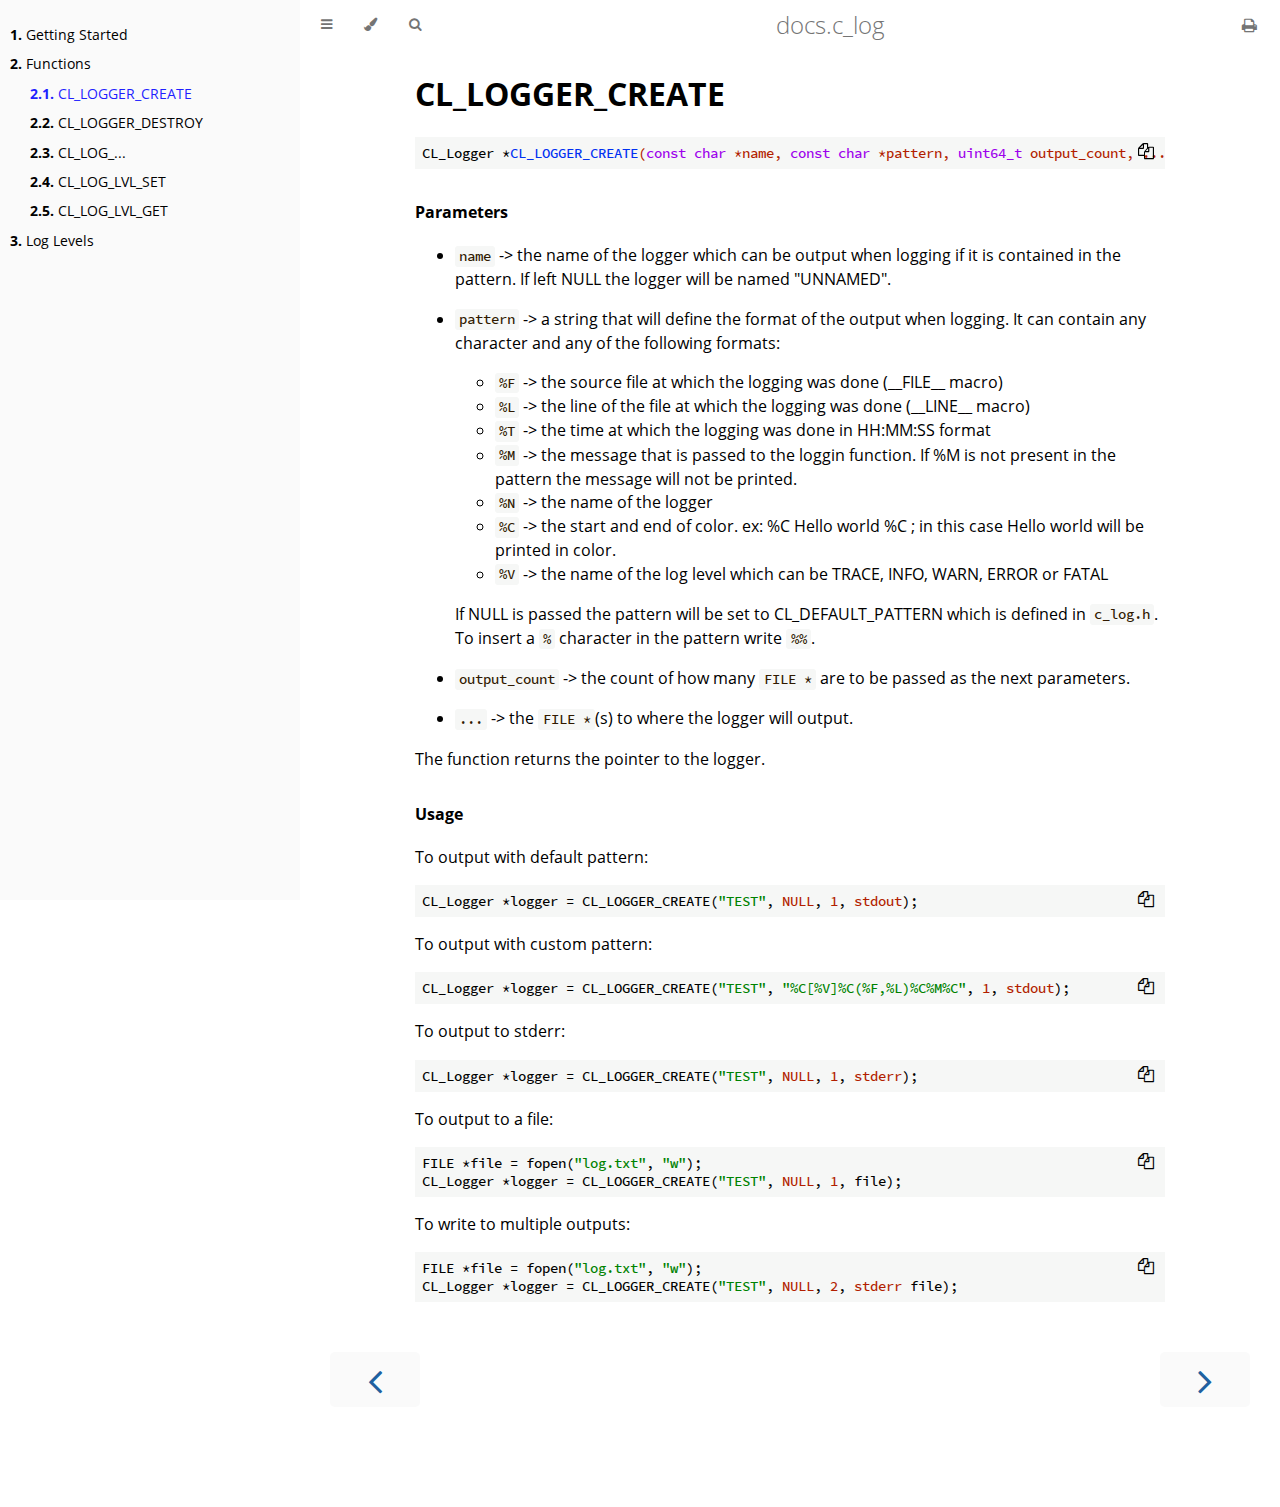
<file: www/projects/c_log/functions/CL_LOGGER_CREATE.html>
<!DOCTYPE HTML>
<html lang="en" class="sidebar-visible no-js light">
    <head>
        <!-- Book generated using mdBook -->
        <meta charset="UTF-8">
        <title>CL_LOGGER_CREATE - docs.c_log</title>
        <!-- Custom HTML head -->
        <meta content="text/html; charset=utf-8" http-equiv="Content-Type">
        <meta name="description" content="">
        <meta name="viewport" content="width=device-width, initial-scale=1">
        <meta name="theme-color" content="#ffffff" />

        <link rel="icon" href="../favicon.svg">
        <link rel="shortcut icon" href="../favicon.png">
        <link rel="stylesheet" href="../css/variables.css">
        <link rel="stylesheet" href="../css/general.css">
        <link rel="stylesheet" href="../css/chrome.css">
        <link rel="stylesheet" href="../css/print.css" media="print">
        <!-- Fonts -->
        <link rel="stylesheet" href="../FontAwesome/css/font-awesome.css">
        <link rel="stylesheet" href="../fonts/fonts.css">
        <!-- Highlight.js Stylesheets -->
        <link rel="stylesheet" href="../highlight.css">
        <link rel="stylesheet" href="../tomorrow-night.css">
        <link rel="stylesheet" href="../ayu-highlight.css">

        <!-- Custom theme stylesheets -->
    </head>
    <body>
        <!-- Provide site root to javascript -->
        <script type="text/javascript">
            var path_to_root = "../";
            var default_theme = window.matchMedia("(prefers-color-scheme: dark)").matches ? "navy" : "light";
        </script>

        <!-- Work around some values being stored in localStorage wrapped in quotes -->
        <script type="text/javascript">
            try {
                var theme = localStorage.getItem('mdbook-theme');
                var sidebar = localStorage.getItem('mdbook-sidebar');

                if (theme.startsWith('"') && theme.endsWith('"')) {
                    localStorage.setItem('mdbook-theme', theme.slice(1, theme.length - 1));
                }

                if (sidebar.startsWith('"') && sidebar.endsWith('"')) {
                    localStorage.setItem('mdbook-sidebar', sidebar.slice(1, sidebar.length - 1));
                }
            } catch (e) { }
        </script>

        <!-- Set the theme before any content is loaded, prevents flash -->
        <script type="text/javascript">
            var theme;
            try { theme = localStorage.getItem('mdbook-theme'); } catch(e) { }
            if (theme === null || theme === undefined) { theme = default_theme; }
            var html = document.querySelector('html');
            html.classList.remove('no-js')
            html.classList.remove('light')
            html.classList.add(theme);
            html.classList.add('js');
        </script>

        <!-- Hide / unhide sidebar before it is displayed -->
        <script type="text/javascript">
            var html = document.querySelector('html');
            var sidebar = 'hidden';
            if (document.body.clientWidth >= 1080) {
                try { sidebar = localStorage.getItem('mdbook-sidebar'); } catch(e) { }
                sidebar = sidebar || 'visible';
            }
            html.classList.remove('sidebar-visible');
            html.classList.add("sidebar-" + sidebar);
        </script>

        <nav id="sidebar" class="sidebar" aria-label="Table of contents">
            <div class="sidebar-scrollbox">
                <ol class="chapter"><li class="chapter-item expanded "><a href="../ch1_getting_started.html"><strong aria-hidden="true">1.</strong> Getting Started</a></li><li class="chapter-item expanded "><a href="../ch2_functions.html"><strong aria-hidden="true">2.</strong> Functions</a></li><li><ol class="section"><li class="chapter-item expanded "><a href="../functions/CL_LOGGER_CREATE.html" class="active"><strong aria-hidden="true">2.1.</strong> CL_LOGGER_CREATE</a></li><li class="chapter-item expanded "><a href="../functions/CL_LOGGER_DESTROY.html"><strong aria-hidden="true">2.2.</strong> CL_LOGGER_DESTROY</a></li><li class="chapter-item expanded "><a href="../functions/CL_LOG_.html"><strong aria-hidden="true">2.3.</strong> CL_LOG_...</a></li><li class="chapter-item expanded "><a href="../functions/CL_LOG_LVL_SET.html"><strong aria-hidden="true">2.4.</strong> CL_LOG_LVL_SET</a></li><li class="chapter-item expanded "><a href="../functions/CL_LOG_LVL_GET.html"><strong aria-hidden="true">2.5.</strong> CL_LOG_LVL_GET</a></li></ol></li><li class="chapter-item expanded "><a href="../ch3_log_levels.html"><strong aria-hidden="true">3.</strong> Log Levels</a></li></ol>
            </div>
            <div id="sidebar-resize-handle" class="sidebar-resize-handle"></div>
        </nav>

        <div id="page-wrapper" class="page-wrapper">

            <div class="page">
                <div id="menu-bar-hover-placeholder"></div>
                <div id="menu-bar" class="menu-bar sticky bordered">
                    <div class="left-buttons">
                        <button id="sidebar-toggle" class="icon-button" type="button" title="Toggle Table of Contents" aria-label="Toggle Table of Contents" aria-controls="sidebar">
                            <i class="fa fa-bars"></i>
                        </button>
                        <button id="theme-toggle" class="icon-button" type="button" title="Change theme" aria-label="Change theme" aria-haspopup="true" aria-expanded="false" aria-controls="theme-list">
                            <i class="fa fa-paint-brush"></i>
                        </button>
                        <ul id="theme-list" class="theme-popup" aria-label="Themes" role="menu">
                            <li role="none"><button role="menuitem" class="theme" id="light">Light (default)</button></li>
                            <li role="none"><button role="menuitem" class="theme" id="rust">Rust</button></li>
                            <li role="none"><button role="menuitem" class="theme" id="coal">Coal</button></li>
                            <li role="none"><button role="menuitem" class="theme" id="navy">Navy</button></li>
                            <li role="none"><button role="menuitem" class="theme" id="ayu">Ayu</button></li>
                        </ul>
                        <button id="search-toggle" class="icon-button" type="button" title="Search. (Shortkey: s)" aria-label="Toggle Searchbar" aria-expanded="false" aria-keyshortcuts="S" aria-controls="searchbar">
                            <i class="fa fa-search"></i>
                        </button>
                    </div>

                    <h1 class="menu-title">docs.c_log</h1>

                    <div class="right-buttons">
                        <a href="../print.html" title="Print this book" aria-label="Print this book">
                            <i id="print-button" class="fa fa-print"></i>
                        </a>
                    </div>
                </div>

                <div id="search-wrapper" class="hidden">
                    <form id="searchbar-outer" class="searchbar-outer">
                        <input type="search" id="searchbar" name="searchbar" placeholder="Search this book ..." aria-controls="searchresults-outer" aria-describedby="searchresults-header">
                    </form>
                    <div id="searchresults-outer" class="searchresults-outer hidden">
                        <div id="searchresults-header" class="searchresults-header"></div>
                        <ul id="searchresults">
                        </ul>
                    </div>
                </div>
                <!-- Apply ARIA attributes after the sidebar and the sidebar toggle button are added to the DOM -->
                <script type="text/javascript">
                    document.getElementById('sidebar-toggle').setAttribute('aria-expanded', sidebar === 'visible');
                    document.getElementById('sidebar').setAttribute('aria-hidden', sidebar !== 'visible');
                    Array.from(document.querySelectorAll('#sidebar a')).forEach(function(link) {
                        link.setAttribute('tabIndex', sidebar === 'visible' ? 0 : -1);
                    });
                </script>

                <div id="content" class="content">
                    <main>
                        <h1 id="cl_logger_create"><a class="header" href="#cl_logger_create">CL_LOGGER_CREATE</a></h1>
<pre><code class="language-c">CL_Logger *CL_LOGGER_CREATE(const char *name, const char *pattern, uint64_t output_count, ...);
</code></pre>
<h4 id="parameters"><a class="header" href="#parameters">Parameters</a></h4>
<ul>
<li>
<p><code>name</code> -&gt; the name of the logger which can be output when logging if it is contained in the pattern. If left NULL the logger will be named &quot;UNNAMED&quot;.</p>
</li>
<li>
<p><code>pattern</code> -&gt; a string that will define the format of the output when logging. It can contain any character and any of the following formats:</p>
<ul>
<li><code>%F</code> -&gt; the source file at which the logging was done (__FILE__ macro)</li>
<li><code>%L</code> -&gt; the line of the file at which the logging was done (__LINE__ macro)</li>
<li><code>%T</code> -&gt; the time at which the logging was done in HH:MM:SS format</li>
<li><code>%M</code> -&gt; the message that is passed to the loggin function. If %M is not present in the pattern the message will not be printed.</li>
<li><code>%N</code> -&gt; the name of the logger</li>
<li><code>%C</code> -&gt; the start and end of color. ex: %C Hello world %C ; in this case Hello world will be printed in color.</li>
<li><code>%V</code> -&gt; the name of the log level which can be TRACE, INFO, WARN, ERROR or FATAL</li>
</ul>
<p>If NULL is passed the pattern will be set to CL_DEFAULT_PATTERN which is defined in <code>c_log.h</code>.
To insert a <code>%</code> character in the pattern write <code>%%</code>.</p>
</li>
<li>
<p><code>output_count</code> -&gt; the count of how many <code>FILE *</code> are to be passed as the next parameters.</p>
</li>
<li>
<p><code>...</code> -&gt; the <code>FILE *</code>(s) to where the logger will output.</p>
</li>
</ul>
<p>The function returns the pointer to the logger.</p>
<h4 id="usage"><a class="header" href="#usage">Usage</a></h4>
<p>To output with default pattern:</p>
<pre><code class="language-c">CL_Logger *logger = CL_LOGGER_CREATE(&quot;TEST&quot;, NULL, 1, stdout);
</code></pre>
<p>To output with custom pattern:</p>
<pre><code class="language-c">CL_Logger *logger = CL_LOGGER_CREATE(&quot;TEST&quot;, &quot;%C[%V]%C(%F,%L)%C%M%C&quot;, 1, stdout);
</code></pre>
<p>To output to stderr:</p>
<pre><code class="language-c">CL_Logger *logger = CL_LOGGER_CREATE(&quot;TEST&quot;, NULL, 1, stderr);
</code></pre>
<p>To output to a file:</p>
<pre><code class="language-c">FILE *file = fopen(&quot;log.txt&quot;, &quot;w&quot;);
CL_Logger *logger = CL_LOGGER_CREATE(&quot;TEST&quot;, NULL, 1, file);
</code></pre>
<p>To write to multiple outputs:</p>
<pre><code class="language-c">FILE *file = fopen(&quot;log.txt&quot;, &quot;w&quot;);
CL_Logger *logger = CL_LOGGER_CREATE(&quot;TEST&quot;, NULL, 2, stderr file);
</code></pre>

                    </main>

                    <nav class="nav-wrapper" aria-label="Page navigation">
                        <!-- Mobile navigation buttons -->
                            <a rel="prev" href="../ch2_functions.html" class="mobile-nav-chapters previous" title="Previous chapter" aria-label="Previous chapter" aria-keyshortcuts="Left">
                                <i class="fa fa-angle-left"></i>
                            </a>
                            <a rel="next" href="../functions/CL_LOGGER_DESTROY.html" class="mobile-nav-chapters next" title="Next chapter" aria-label="Next chapter" aria-keyshortcuts="Right">
                                <i class="fa fa-angle-right"></i>
                            </a>
                        <div style="clear: both"></div>
                    </nav>
                </div>
            </div>

            <nav class="nav-wide-wrapper" aria-label="Page navigation">
                    <a rel="prev" href="../ch2_functions.html" class="nav-chapters previous" title="Previous chapter" aria-label="Previous chapter" aria-keyshortcuts="Left">
                        <i class="fa fa-angle-left"></i>
                    </a>
                    <a rel="next" href="../functions/CL_LOGGER_DESTROY.html" class="nav-chapters next" title="Next chapter" aria-label="Next chapter" aria-keyshortcuts="Right">
                        <i class="fa fa-angle-right"></i>
                    </a>
            </nav>

        </div>

        <script type="text/javascript">
            window.playground_copyable = true;
        </script>
        <script src="../elasticlunr.min.js" type="text/javascript" charset="utf-8"></script>
        <script src="../mark.min.js" type="text/javascript" charset="utf-8"></script>
        <script src="../searcher.js" type="text/javascript" charset="utf-8"></script>
        <script src="../clipboard.min.js" type="text/javascript" charset="utf-8"></script>
        <script src="../highlight.js" type="text/javascript" charset="utf-8"></script>
        <script src="../book.js" type="text/javascript" charset="utf-8"></script>

        <!-- Custom JS scripts -->
    </body>
</html>
</file>
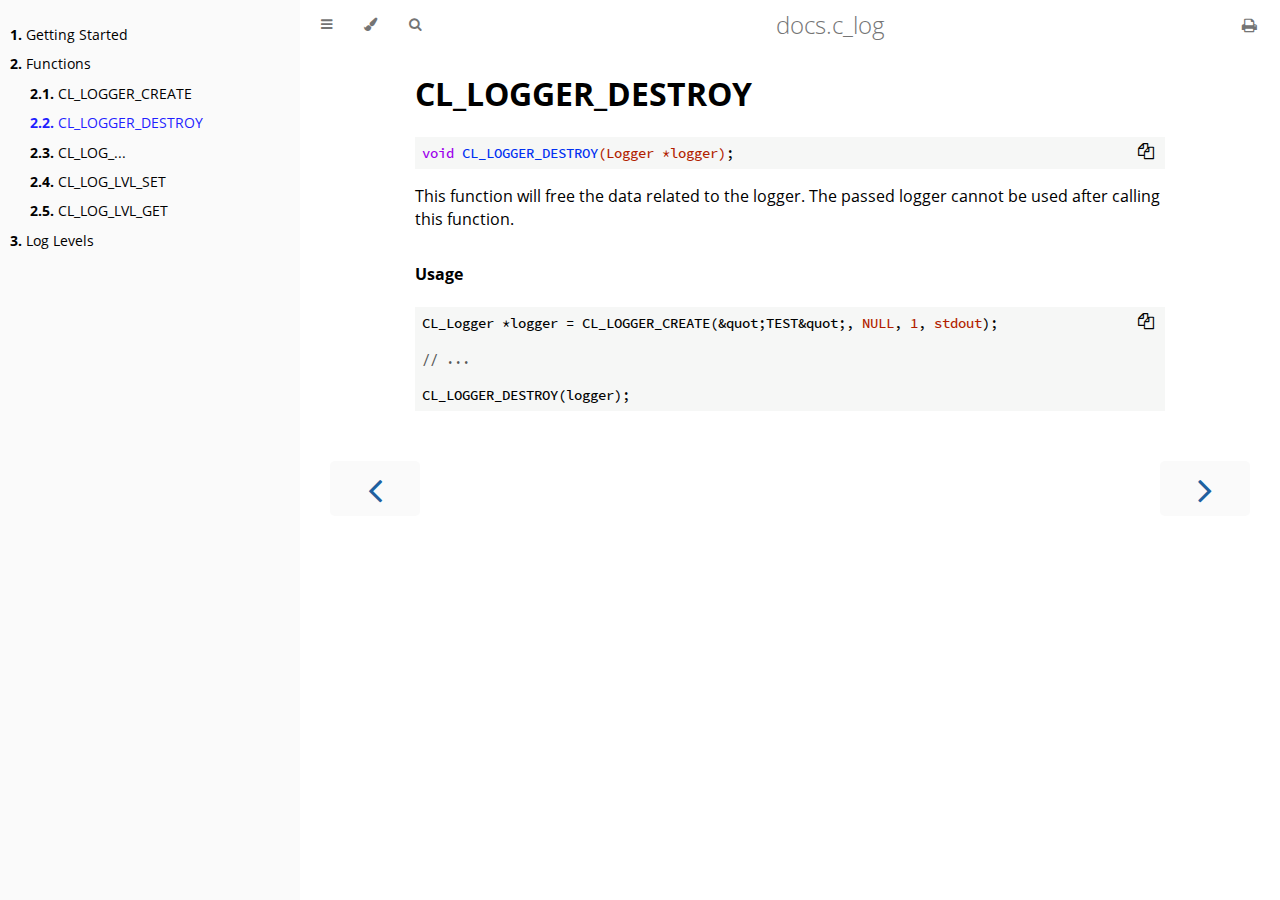
<file: www/projects/c_log/functions/CL_LOGGER_DESTROY.html>
<!DOCTYPE HTML>
<html lang="en" class="sidebar-visible no-js light">
    <head>
        <!-- Book generated using mdBook -->
        <meta charset="UTF-8">
        <title>CL_LOGGER_DESTROY - docs.c_log</title>
        <!-- Custom HTML head -->
        <meta content="text/html; charset=utf-8" http-equiv="Content-Type">
        <meta name="description" content="">
        <meta name="viewport" content="width=device-width, initial-scale=1">
        <meta name="theme-color" content="#ffffff" />

        <link rel="icon" href="../favicon.svg">
        <link rel="shortcut icon" href="../favicon.png">
        <link rel="stylesheet" href="../css/variables.css">
        <link rel="stylesheet" href="../css/general.css">
        <link rel="stylesheet" href="../css/chrome.css">
        <link rel="stylesheet" href="../css/print.css" media="print">
        <!-- Fonts -->
        <link rel="stylesheet" href="../FontAwesome/css/font-awesome.css">
        <link rel="stylesheet" href="../fonts/fonts.css">
        <!-- Highlight.js Stylesheets -->
        <link rel="stylesheet" href="../highlight.css">
        <link rel="stylesheet" href="../tomorrow-night.css">
        <link rel="stylesheet" href="../ayu-highlight.css">

        <!-- Custom theme stylesheets -->
    </head>
    <body>
        <!-- Provide site root to javascript -->
        <script type="text/javascript">
            var path_to_root = "../";
            var default_theme = window.matchMedia("(prefers-color-scheme: dark)").matches ? "navy" : "light";
        </script>

        <!-- Work around some values being stored in localStorage wrapped in quotes -->
        <script type="text/javascript">
            try {
                var theme = localStorage.getItem('mdbook-theme');
                var sidebar = localStorage.getItem('mdbook-sidebar');

                if (theme.startsWith('"') && theme.endsWith('"')) {
                    localStorage.setItem('mdbook-theme', theme.slice(1, theme.length - 1));
                }

                if (sidebar.startsWith('"') && sidebar.endsWith('"')) {
                    localStorage.setItem('mdbook-sidebar', sidebar.slice(1, sidebar.length - 1));
                }
            } catch (e) { }
        </script>

        <!-- Set the theme before any content is loaded, prevents flash -->
        <script type="text/javascript">
            var theme;
            try { theme = localStorage.getItem('mdbook-theme'); } catch(e) { }
            if (theme === null || theme === undefined) { theme = default_theme; }
            var html = document.querySelector('html');
            html.classList.remove('no-js')
            html.classList.remove('light')
            html.classList.add(theme);
            html.classList.add('js');
        </script>

        <!-- Hide / unhide sidebar before it is displayed -->
        <script type="text/javascript">
            var html = document.querySelector('html');
            var sidebar = 'hidden';
            if (document.body.clientWidth >= 1080) {
                try { sidebar = localStorage.getItem('mdbook-sidebar'); } catch(e) { }
                sidebar = sidebar || 'visible';
            }
            html.classList.remove('sidebar-visible');
            html.classList.add("sidebar-" + sidebar);
        </script>

        <nav id="sidebar" class="sidebar" aria-label="Table of contents">
            <div class="sidebar-scrollbox">
                <ol class="chapter"><li class="chapter-item expanded "><a href="../ch1_getting_started.html"><strong aria-hidden="true">1.</strong> Getting Started</a></li><li class="chapter-item expanded "><a href="../ch2_functions.html"><strong aria-hidden="true">2.</strong> Functions</a></li><li><ol class="section"><li class="chapter-item expanded "><a href="../functions/CL_LOGGER_CREATE.html"><strong aria-hidden="true">2.1.</strong> CL_LOGGER_CREATE</a></li><li class="chapter-item expanded "><a href="../functions/CL_LOGGER_DESTROY.html" class="active"><strong aria-hidden="true">2.2.</strong> CL_LOGGER_DESTROY</a></li><li class="chapter-item expanded "><a href="../functions/CL_LOG_.html"><strong aria-hidden="true">2.3.</strong> CL_LOG_...</a></li><li class="chapter-item expanded "><a href="../functions/CL_LOG_LVL_SET.html"><strong aria-hidden="true">2.4.</strong> CL_LOG_LVL_SET</a></li><li class="chapter-item expanded "><a href="../functions/CL_LOG_LVL_GET.html"><strong aria-hidden="true">2.5.</strong> CL_LOG_LVL_GET</a></li></ol></li><li class="chapter-item expanded "><a href="../ch3_log_levels.html"><strong aria-hidden="true">3.</strong> Log Levels</a></li></ol>
            </div>
            <div id="sidebar-resize-handle" class="sidebar-resize-handle"></div>
        </nav>

        <div id="page-wrapper" class="page-wrapper">

            <div class="page">
                <div id="menu-bar-hover-placeholder"></div>
                <div id="menu-bar" class="menu-bar sticky bordered">
                    <div class="left-buttons">
                        <button id="sidebar-toggle" class="icon-button" type="button" title="Toggle Table of Contents" aria-label="Toggle Table of Contents" aria-controls="sidebar">
                            <i class="fa fa-bars"></i>
                        </button>
                        <button id="theme-toggle" class="icon-button" type="button" title="Change theme" aria-label="Change theme" aria-haspopup="true" aria-expanded="false" aria-controls="theme-list">
                            <i class="fa fa-paint-brush"></i>
                        </button>
                        <ul id="theme-list" class="theme-popup" aria-label="Themes" role="menu">
                            <li role="none"><button role="menuitem" class="theme" id="light">Light (default)</button></li>
                            <li role="none"><button role="menuitem" class="theme" id="rust">Rust</button></li>
                            <li role="none"><button role="menuitem" class="theme" id="coal">Coal</button></li>
                            <li role="none"><button role="menuitem" class="theme" id="navy">Navy</button></li>
                            <li role="none"><button role="menuitem" class="theme" id="ayu">Ayu</button></li>
                        </ul>
                        <button id="search-toggle" class="icon-button" type="button" title="Search. (Shortkey: s)" aria-label="Toggle Searchbar" aria-expanded="false" aria-keyshortcuts="S" aria-controls="searchbar">
                            <i class="fa fa-search"></i>
                        </button>
                    </div>

                    <h1 class="menu-title">docs.c_log</h1>

                    <div class="right-buttons">
                        <a href="../print.html" title="Print this book" aria-label="Print this book">
                            <i id="print-button" class="fa fa-print"></i>
                        </a>
                    </div>
                </div>

                <div id="search-wrapper" class="hidden">
                    <form id="searchbar-outer" class="searchbar-outer">
                        <input type="search" id="searchbar" name="searchbar" placeholder="Search this book ..." aria-controls="searchresults-outer" aria-describedby="searchresults-header">
                    </form>
                    <div id="searchresults-outer" class="searchresults-outer hidden">
                        <div id="searchresults-header" class="searchresults-header"></div>
                        <ul id="searchresults">
                        </ul>
                    </div>
                </div>
                <!-- Apply ARIA attributes after the sidebar and the sidebar toggle button are added to the DOM -->
                <script type="text/javascript">
                    document.getElementById('sidebar-toggle').setAttribute('aria-expanded', sidebar === 'visible');
                    document.getElementById('sidebar').setAttribute('aria-hidden', sidebar !== 'visible');
                    Array.from(document.querySelectorAll('#sidebar a')).forEach(function(link) {
                        link.setAttribute('tabIndex', sidebar === 'visible' ? 0 : -1);
                    });
                </script>

                <div id="content" class="content">
                    <main>
                        <h1 id="cl_logger_destroy"><a class="header" href="#cl_logger_destroy">CL_LOGGER_DESTROY</a></h1>
<pre><code class="language-c">void CL_LOGGER_DESTROY(Logger *logger);
</code></pre>
<p>This function will free the data related to the logger.
The passed logger cannot be used after calling this function.</p>
<h4 id="usage"><a class="header" href="#usage">Usage</a></h4>
<pre><code class="language-c">CL_Logger *logger = CL_LOGGER_CREATE(&amp;quot;TEST&amp;quot;, NULL, 1, stdout);

// ...

CL_LOGGER_DESTROY(logger);
</code></pre>

                    </main>

                    <nav class="nav-wrapper" aria-label="Page navigation">
                        <!-- Mobile navigation buttons -->
                            <a rel="prev" href="../functions/CL_LOGGER_CREATE.html" class="mobile-nav-chapters previous" title="Previous chapter" aria-label="Previous chapter" aria-keyshortcuts="Left">
                                <i class="fa fa-angle-left"></i>
                            </a>
                            <a rel="next" href="../functions/CL_LOG_.html" class="mobile-nav-chapters next" title="Next chapter" aria-label="Next chapter" aria-keyshortcuts="Right">
                                <i class="fa fa-angle-right"></i>
                            </a>
                        <div style="clear: both"></div>
                    </nav>
                </div>
            </div>

            <nav class="nav-wide-wrapper" aria-label="Page navigation">
                    <a rel="prev" href="../functions/CL_LOGGER_CREATE.html" class="nav-chapters previous" title="Previous chapter" aria-label="Previous chapter" aria-keyshortcuts="Left">
                        <i class="fa fa-angle-left"></i>
                    </a>
                    <a rel="next" href="../functions/CL_LOG_.html" class="nav-chapters next" title="Next chapter" aria-label="Next chapter" aria-keyshortcuts="Right">
                        <i class="fa fa-angle-right"></i>
                    </a>
            </nav>

        </div>

        <script type="text/javascript">
            window.playground_copyable = true;
        </script>
        <script src="../elasticlunr.min.js" type="text/javascript" charset="utf-8"></script>
        <script src="../mark.min.js" type="text/javascript" charset="utf-8"></script>
        <script src="../searcher.js" type="text/javascript" charset="utf-8"></script>
        <script src="../clipboard.min.js" type="text/javascript" charset="utf-8"></script>
        <script src="../highlight.js" type="text/javascript" charset="utf-8"></script>
        <script src="../book.js" type="text/javascript" charset="utf-8"></script>

        <!-- Custom JS scripts -->
    </body>
</html>
</file>
<file: www/projects/c_log/css/variables.css>
/* Globals */

:root {
    --sidebar-width: 300px;
    --page-padding: 15px;
    --content-max-width: 750px;
    --menu-bar-height: 50px;
}

/* Themes */

.ayu {
    --bg: hsl(210, 25%, 8%);
    --fg: #c5c5c5;

    --sidebar-bg: #14191f;
    --sidebar-fg: #c8c9db;
    --sidebar-non-existant: #5c6773;
    --sidebar-active: #ffb454;
    --sidebar-spacer: #2d334f;

    --scrollbar: var(--sidebar-fg);

    --icons: #737480;
    --icons-hover: #b7b9cc;

    --links: #0096cf;

    --inline-code-color: #ffb454;

    --theme-popup-bg: #14191f;
    --theme-popup-border: #5c6773;
    --theme-hover: #191f26;

    --quote-bg: hsl(226, 15%, 17%);
    --quote-border: hsl(226, 15%, 22%);

    --table-border-color: hsl(210, 25%, 13%);
    --table-header-bg: hsl(210, 25%, 28%);
    --table-alternate-bg: hsl(210, 25%, 11%);

    --searchbar-border-color: #848484;
    --searchbar-bg: #424242;
    --searchbar-fg: #fff;
    --searchbar-shadow-color: #d4c89f;
    --searchresults-header-fg: #666;
    --searchresults-border-color: #888;
    --searchresults-li-bg: #252932;
    --search-mark-bg: #e3b171;
}

.coal {
    --bg: hsl(200, 7%, 8%);
    --fg: #98a3ad;

    --sidebar-bg: #292c2f;
    --sidebar-fg: #a1adb8;
    --sidebar-non-existant: #505254;
    --sidebar-active: #3473ad;
    --sidebar-spacer: #393939;

    --scrollbar: var(--sidebar-fg);

    --icons: #43484d;
    --icons-hover: #b3c0cc;

    --links: #2b79a2;

    --inline-code-color: #c5c8c6;

    --theme-popup-bg: #141617;
    --theme-popup-border: #43484d;
    --theme-hover: #1f2124;

    --quote-bg: hsl(234, 21%, 18%);
    --quote-border: hsl(234, 21%, 23%);

    --table-border-color: hsl(200, 7%, 13%);
    --table-header-bg: hsl(200, 7%, 28%);
    --table-alternate-bg: hsl(200, 7%, 11%);

    --searchbar-border-color: #aaa;
    --searchbar-bg: #b7b7b7;
    --searchbar-fg: #000;
    --searchbar-shadow-color: #aaa;
    --searchresults-header-fg: #666;
    --searchresults-border-color: #98a3ad;
    --searchresults-li-bg: #2b2b2f;
    --search-mark-bg: #355c7d;
}

.light {
    --bg: hsl(0, 0%, 100%);
    --fg: hsl(0, 0%, 0%);

    --sidebar-bg: #fafafa;
    --sidebar-fg: hsl(0, 0%, 0%);
    --sidebar-non-existant: #aaaaaa;
    --sidebar-active: #1f1fff;
    --sidebar-spacer: #f4f4f4;

    --scrollbar: #8F8F8F;

    --icons: #747474;
    --icons-hover: #000000;

    --links: #20609f;

    --inline-code-color: #301900;

    --theme-popup-bg: #fafafa;
    --theme-popup-border: #cccccc;
    --theme-hover: #e6e6e6;

    --quote-bg: hsl(197, 37%, 96%);
    --quote-border: hsl(197, 37%, 91%);

    --table-border-color: hsl(0, 0%, 95%);
    --table-header-bg: hsl(0, 0%, 80%);
    --table-alternate-bg: hsl(0, 0%, 97%);

    --searchbar-border-color: #aaa;
    --searchbar-bg: #fafafa;
    --searchbar-fg: #000;
    --searchbar-shadow-color: #aaa;
    --searchresults-header-fg: #666;
    --searchresults-border-color: #888;
    --searchresults-li-bg: #e4f2fe;
    --search-mark-bg: #a2cff5;
}

.navy {
    --bg: hsl(226, 23%, 11%);
    --fg: #bcbdd0;

    --sidebar-bg: #282d3f;
    --sidebar-fg: #c8c9db;
    --sidebar-non-existant: #505274;
    --sidebar-active: #2b79a2;
    --sidebar-spacer: #2d334f;

    --scrollbar: var(--sidebar-fg);

    --icons: #737480;
    --icons-hover: #b7b9cc;

    --links: #2b79a2;

    --inline-code-color: #c5c8c6;

    --theme-popup-bg: #161923;
    --theme-popup-border: #737480;
    --theme-hover: #282e40;

    --quote-bg: hsl(226, 15%, 17%);
    --quote-border: hsl(226, 15%, 22%);

    --table-border-color: hsl(226, 23%, 16%);
    --table-header-bg: hsl(226, 23%, 31%);
    --table-alternate-bg: hsl(226, 23%, 14%);

    --searchbar-border-color: #aaa;
    --searchbar-bg: #aeaec6;
    --searchbar-fg: #000;
    --searchbar-shadow-color: #aaa;
    --searchresults-header-fg: #5f5f71;
    --searchresults-border-color: #5c5c68;
    --searchresults-li-bg: #242430;
    --search-mark-bg: #a2cff5;
}

.rust {
    --bg: hsl(60, 9%, 87%);
    --fg: #262625;

    --sidebar-bg: #3b2e2a;
    --sidebar-fg: #c8c9db;
    --sidebar-non-existant: #505254;
    --sidebar-active: #e69f67;
    --sidebar-spacer: #45373a;

    --scrollbar: var(--sidebar-fg);

    --icons: #737480;
    --icons-hover: #262625;

    --links: #2b79a2;

    --inline-code-color: #6e6b5e;

    --theme-popup-bg: #e1e1db;
    --theme-popup-border: #b38f6b;
    --theme-hover: #99908a;

    --quote-bg: hsl(60, 5%, 75%);
    --quote-border: hsl(60, 5%, 70%);

    --table-border-color: hsl(60, 9%, 82%);
    --table-header-bg: #b3a497;
    --table-alternate-bg: hsl(60, 9%, 84%);

    --searchbar-border-color: #aaa;
    --searchbar-bg: #fafafa;
    --searchbar-fg: #000;
    --searchbar-shadow-color: #aaa;
    --searchresults-header-fg: #666;
    --searchresults-border-color: #888;
    --searchresults-li-bg: #dec2a2;
    --search-mark-bg: #e69f67;
}

@media (prefers-color-scheme: dark) {
    .light.no-js {
        --bg: hsl(200, 7%, 8%);
        --fg: #98a3ad;

        --sidebar-bg: #292c2f;
        --sidebar-fg: #a1adb8;
        --sidebar-non-existant: #505254;
        --sidebar-active: #3473ad;
        --sidebar-spacer: #393939;

        --scrollbar: var(--sidebar-fg);

        --icons: #43484d;
        --icons-hover: #b3c0cc;

        --links: #2b79a2;

        --inline-code-color: #c5c8c6;

        --theme-popup-bg: #141617;
        --theme-popup-border: #43484d;
        --theme-hover: #1f2124;

        --quote-bg: hsl(234, 21%, 18%);
        --quote-border: hsl(234, 21%, 23%);

        --table-border-color: hsl(200, 7%, 13%);
        --table-header-bg: hsl(200, 7%, 28%);
        --table-alternate-bg: hsl(200, 7%, 11%);

        --searchbar-border-color: #aaa;
        --searchbar-bg: #b7b7b7;
        --searchbar-fg: #000;
        --searchbar-shadow-color: #aaa;
        --searchresults-header-fg: #666;
        --searchresults-border-color: #98a3ad;
        --searchresults-li-bg: #2b2b2f;
        --search-mark-bg: #355c7d;
    }
}
</file>
<file: www/projects/c_log/css/general.css>
/* Base styles and content styles */

@import 'variables.css';

:root {
    /* Browser default font-size is 16px, this way 1 rem = 10px */
    font-size: 62.5%;
}

html {
    font-family: "Open Sans", sans-serif;
    color: var(--fg);
    background-color: var(--bg);
    text-size-adjust: none;
    -webkit-text-size-adjust: none;
}

body {
    margin: 0;
    font-size: 1.6rem;
    overflow-x: hidden;
}

code {
    font-family: "Source Code Pro", Consolas, "Ubuntu Mono", Menlo, "DejaVu Sans Mono", monospace, monospace !important;
    font-size: 0.875em; /* please adjust the ace font size accordingly in editor.js */
}

/* Don't change font size in headers. */
h1 code, h2 code, h3 code, h4 code, h5 code, h6 code {
    font-size: unset;
}

.left { float: left; }
.right { float: right; }
.boring { opacity: 0.6; }
.hide-boring .boring { display: none; }
.hidden { display: none !important; }

h2, h3 { margin-top: 2.5em; }
h4, h5 { margin-top: 2em; }

.header + .header h3,
.header + .header h4,
.header + .header h5 {
    margin-top: 1em;
}

h1:target::before,
h2:target::before,
h3:target::before,
h4:target::before,
h5:target::before,
h6:target::before {
    display: inline-block;
    content: "»";
    margin-left: -30px;
    width: 30px;
}

/* This is broken on Safari as of version 14, but is fixed
   in Safari Technology Preview 117 which I think will be Safari 14.2.
   https://bugs.webkit.org/show_bug.cgi?id=218076
*/
:target {
    scroll-margin-top: calc(var(--menu-bar-height) + 0.5em);
}

.page {
    outline: 0;
    padding: 0 var(--page-padding);
    margin-top: calc(0px - var(--menu-bar-height)); /* Compensate for the #menu-bar-hover-placeholder */
}
.page-wrapper {
    box-sizing: border-box;
}
.js:not(.sidebar-resizing) .page-wrapper {
    transition: margin-left 0.3s ease, transform 0.3s ease; /* Animation: slide away */
}

.content {
    overflow-y: auto;
    padding: 0 15px;
    padding-bottom: 50px;
}
.content main {
    margin-left: auto;
    margin-right: auto;
    max-width: var(--content-max-width);
}
.content p { line-height: 1.45em; }
.content ol { line-height: 1.45em; }
.content ul { line-height: 1.45em; }
.content a { text-decoration: none; }
.content a:hover { text-decoration: underline; }
.content img, .content video { max-width: 100%; }
.content .header:link,
.content .header:visited {
    color: var(--fg);
}
.content .header:link,
.content .header:visited:hover {
    text-decoration: none;
}

table {
    margin: 0 auto;
    border-collapse: collapse;
}
table td {
    padding: 3px 20px;
    border: 1px var(--table-border-color) solid;
}
table thead {
    background: var(--table-header-bg);
}
table thead td {
    font-weight: 700;
    border: none;
}
table thead th {
    padding: 3px 20px;
}
table thead tr {
    border: 1px var(--table-header-bg) solid;
}
/* Alternate background colors for rows */
table tbody tr:nth-child(2n) {
    background: var(--table-alternate-bg);
}


blockquote {
    margin: 20px 0;
    padding: 0 20px;
    color: var(--fg);
    background-color: var(--quote-bg);
    border-top: .1em solid var(--quote-border);
    border-bottom: .1em solid var(--quote-border);
}


:not(.footnote-definition) + .footnote-definition,
.footnote-definition + :not(.footnote-definition) {
    margin-top: 2em;
}
.footnote-definition {
    font-size: 0.9em;
    margin: 0.5em 0;
}
.footnote-definition p {
    display: inline;
}

.tooltiptext {
    position: absolute;
    visibility: hidden;
    color: #fff;
    background-color: #333;
    transform: translateX(-50%); /* Center by moving tooltip 50% of its width left */
    left: -8px; /* Half of the width of the icon */
    top: -35px;
    font-size: 0.8em;
    text-align: center;
    border-radius: 6px;
    padding: 5px 8px;
    margin: 5px;
    z-index: 1000;
}
.tooltipped .tooltiptext {
    visibility: visible;
}

.chapter li.part-title {
    color: var(--sidebar-fg);
    margin: 5px 0px;
    font-weight: bold;
}

.result-no-output {
    font-style: italic;
}
</file>
<file: www/projects/c_log/css/chrome.css>
/* CSS for UI elements (a.k.a. chrome) */

@import 'variables.css';

::-webkit-scrollbar {
    background: var(--bg);
}
::-webkit-scrollbar-thumb {
    background: var(--scrollbar);
}
html {
    scrollbar-color: var(--scrollbar) var(--bg);
}
#searchresults a,
.content a:link,
a:visited,
a > .hljs {
    color: var(--links);
}

/* Menu Bar */

#menu-bar,
#menu-bar-hover-placeholder {
    z-index: 101;
    margin: auto calc(0px - var(--page-padding));
}
#menu-bar {
    position: relative;
    display: flex;
    flex-wrap: wrap;
    background-color: var(--bg);
    border-bottom-color: var(--bg);
    border-bottom-width: 1px;
    border-bottom-style: solid;
}
#menu-bar.sticky,
.js #menu-bar-hover-placeholder:hover + #menu-bar,
.js #menu-bar:hover,
.js.sidebar-visible #menu-bar {
    position: -webkit-sticky;
    position: sticky;
    top: 0 !important;
}
#menu-bar-hover-placeholder {
    position: sticky;
    position: -webkit-sticky;
    top: 0;
    height: var(--menu-bar-height);
}
#menu-bar.bordered {
    border-bottom-color: var(--table-border-color);
}
#menu-bar i, #menu-bar .icon-button {
    position: relative;
    padding: 0 8px;
    z-index: 10;
    line-height: var(--menu-bar-height);
    cursor: pointer;
    transition: color 0.5s;
}
@media only screen and (max-width: 420px) {
    #menu-bar i, #menu-bar .icon-button {
        padding: 0 5px;
    }
}

.icon-button {
    border: none;
    background: none;
    padding: 0;
    color: inherit;
}
.icon-button i {
    margin: 0;
}

.right-buttons {
    margin: 0 15px;
}
.right-buttons a {
    text-decoration: none;
}

.left-buttons {
    display: flex;
    margin: 0 5px;
}
.no-js .left-buttons {
    display: none;
}

.menu-title {
    display: inline-block;
    font-weight: 200;
    font-size: 2.4rem;
    line-height: var(--menu-bar-height);
    text-align: center;
    margin: 0;
    flex: 1;
    white-space: nowrap;
    overflow: hidden;
    text-overflow: ellipsis;
}
.js .menu-title {
    cursor: pointer;
}

.menu-bar,
.menu-bar:visited,
.nav-chapters,
.nav-chapters:visited,
.mobile-nav-chapters,
.mobile-nav-chapters:visited,
.menu-bar .icon-button,
.menu-bar a i {
    color: var(--icons);
}

.menu-bar i:hover,
.menu-bar .icon-button:hover,
.nav-chapters:hover,
.mobile-nav-chapters i:hover {
    color: var(--icons-hover);
}

/* Nav Icons */

.nav-chapters {
    font-size: 2.5em;
    text-align: center;
    text-decoration: none;

    position: fixed;
    top: 0;
    bottom: 0;
    margin: 0;
    max-width: 150px;
    min-width: 90px;

    display: flex;
    justify-content: center;
    align-content: center;
    flex-direction: column;

    transition: color 0.5s, background-color 0.5s;
}

.nav-chapters:hover {
    text-decoration: none;
    background-color: var(--theme-hover);
    transition: background-color 0.15s, color 0.15s;
}

.nav-wrapper {
    margin-top: 50px;
    display: none;
}

.mobile-nav-chapters {
    font-size: 2.5em;
    text-align: center;
    text-decoration: none;
    width: 90px;
    border-radius: 5px;
    background-color: var(--sidebar-bg);
}

.previous {
    float: left;
}

.next {
    float: right;
    right: var(--page-padding);
}

@media only screen and (max-width: 1080px) {
    .nav-wide-wrapper { display: none; }
    .nav-wrapper { display: block; }
}

@media only screen and (max-width: 1380px) {
    .sidebar-visible .nav-wide-wrapper { display: none; }
    .sidebar-visible .nav-wrapper { display: block; }
}

/* Inline code */

:not(pre) > .hljs {
    display: inline;
    padding: 0.1em 0.3em;
    border-radius: 3px;
}

:not(pre):not(a) > .hljs {
    color: var(--inline-code-color);
    overflow-x: initial;
}

a:hover > .hljs {
    text-decoration: underline;
}

pre {
    position: relative;
}
pre > .buttons {
    position: absolute;
    z-index: 100;
    right: 5px;
    top: 5px;

    color: var(--sidebar-fg);
    cursor: pointer;
}
pre > .buttons :hover {
    color: var(--sidebar-active);
}
pre > .buttons i {
    margin-left: 8px;
}
pre > .buttons button {
    color: inherit;
    background: transparent;
    border: none;
    cursor: inherit;
}
pre > .result {
    margin-top: 10px;
}

/* Search */

#searchresults a {
    text-decoration: none;
}

mark {
    border-radius: 2px;
    padding: 0 3px 1px 3px;
    margin: 0 -3px -1px -3px;
    background-color: var(--search-mark-bg);
    transition: background-color 300ms linear;
    cursor: pointer;
}

mark.fade-out {
    background-color: rgba(0,0,0,0) !important;
    cursor: auto;
}

.searchbar-outer {
    margin-left: auto;
    margin-right: auto;
    max-width: var(--content-max-width);
}

#searchbar {
    width: 100%;
    margin: 5px auto 0px auto;
    padding: 10px 16px;
    transition: box-shadow 300ms ease-in-out;
    border: 1px solid var(--searchbar-border-color);
    border-radius: 3px;
    background-color: var(--searchbar-bg);
    color: var(--searchbar-fg);
}
#searchbar:focus,
#searchbar.active {
    box-shadow: 0 0 3px var(--searchbar-shadow-color);
}

.searchresults-header {
    font-weight: bold;
    font-size: 1em;
    padding: 18px 0 0 5px;
    color: var(--searchresults-header-fg);
}

.searchresults-outer {
    margin-left: auto;
    margin-right: auto;
    max-width: var(--content-max-width);
    border-bottom: 1px dashed var(--searchresults-border-color);
}

ul#searchresults {
    list-style: none;
    padding-left: 20px;
}
ul#searchresults li {
    margin: 10px 0px;
    padding: 2px;
    border-radius: 2px;
}
ul#searchresults li.focus {
    background-color: var(--searchresults-li-bg);
}
ul#searchresults span.teaser {
    display: block;
    clear: both;
    margin: 5px 0 0 20px;
    font-size: 0.8em;
}
ul#searchresults span.teaser em {
    font-weight: bold;
    font-style: normal;
}

/* Sidebar */

.sidebar {
    position: fixed;
    left: 0;
    top: 0;
    bottom: 0;
    width: var(--sidebar-width);
    font-size: 0.875em;
    box-sizing: border-box;
    -webkit-overflow-scrolling: touch;
    overscroll-behavior-y: contain;
    background-color: var(--sidebar-bg);
    color: var(--sidebar-fg);
}
.sidebar-resizing {
    -moz-user-select: none;
    -webkit-user-select: none;
    -ms-user-select: none;
    user-select: none;
}
.js:not(.sidebar-resizing) .sidebar {
    transition: transform 0.3s; /* Animation: slide away */
}
.sidebar code {
    line-height: 2em;
}
.sidebar .sidebar-scrollbox {
    overflow-y: auto;
    position: absolute;
    top: 0;
    bottom: 0;
    left: 0;
    right: 0;
    padding: 10px 10px;
}
.sidebar .sidebar-resize-handle {
    position: absolute;
    cursor: col-resize;
    width: 0;
    right: 0;
    top: 0;
    bottom: 0;
}
.js .sidebar .sidebar-resize-handle {
    cursor: col-resize;
    width: 5px;
}
.sidebar-hidden .sidebar {
    transform: translateX(calc(0px - var(--sidebar-width)));
}
.sidebar::-webkit-scrollbar {
    background: var(--sidebar-bg);
}
.sidebar::-webkit-scrollbar-thumb {
    background: var(--scrollbar);
}

.sidebar-visible .page-wrapper {
    transform: translateX(var(--sidebar-width));
}
@media only screen and (min-width: 620px) {
    .sidebar-visible .page-wrapper {
        transform: none;
        margin-left: var(--sidebar-width);
    }
}

.chapter {
    list-style: none outside none;
    padding-left: 0;
    line-height: 2.2em;
}

.chapter ol {
    width: 100%;
}

.chapter li {
    display: flex;
    color: var(--sidebar-non-existant);
}
.chapter li a {
    display: block;
    padding: 0;
    text-decoration: none;
    color: var(--sidebar-fg);
}

.chapter li a:hover {
    color: var(--sidebar-active);
}

.chapter li a.active {
    color: var(--sidebar-active);
}

.chapter li > a.toggle {
    cursor: pointer;
    display: block;
    margin-left: auto;
    padding: 0 10px;
    user-select: none;
    opacity: 0.68;
}

.chapter li > a.toggle div {
    transition: transform 0.5s;
}

/* collapse the section */
.chapter li:not(.expanded) + li > ol {
    display: none;
}

.chapter li.chapter-item {
    line-height: 1.5em;
    margin-top: 0.6em;
}

.chapter li.expanded > a.toggle div {
    transform: rotate(90deg);
}

.spacer {
    width: 100%;
    height: 3px;
    margin: 5px 0px;
}
.chapter .spacer {
    background-color: var(--sidebar-spacer);
}

@media (-moz-touch-enabled: 1), (pointer: coarse) {
    .chapter li a { padding: 5px 0; }
    .spacer { margin: 10px 0; }
}

.section {
    list-style: none outside none;
    padding-left: 20px;
    line-height: 1.9em;
}

/* Theme Menu Popup */

.theme-popup {
    position: absolute;
    left: 10px;
    top: var(--menu-bar-height);
    z-index: 1000;
    border-radius: 4px;
    font-size: 0.7em;
    color: var(--fg);
    background: var(--theme-popup-bg);
    border: 1px solid var(--theme-popup-border);
    margin: 0;
    padding: 0;
    list-style: none;
    display: none;
}
.theme-popup .default {
    color: var(--icons);
}
.theme-popup .theme {
    width: 100%;
    border: 0;
    margin: 0;
    padding: 2px 10px;
    line-height: 25px;
    white-space: nowrap;
    text-align: left;
    cursor: pointer;
    color: inherit;
    background: inherit;
    font-size: inherit;
}
.theme-popup .theme:hover {
    background-color: var(--theme-hover);
}
.theme-popup .theme:hover:first-child,
.theme-popup .theme:hover:last-child {
    border-top-left-radius: inherit;
    border-top-right-radius: inherit;
}
</file>
<file: www/projects/c_log/css/print.css>
#sidebar,
#menu-bar,
.nav-chapters,
.mobile-nav-chapters {
    display: none;
}

#page-wrapper.page-wrapper {
    transform: none;
    margin-left: 0px;
    overflow-y: initial;
}

#content {
    max-width: none;
    margin: 0;
    padding: 0;
}

.page {
    overflow-y: initial;
}

code {
    background-color: #666666;
    border-radius: 5px;

    /* Force background to be printed in Chrome */
    -webkit-print-color-adjust: exact;
}

pre > .buttons {
    z-index: 2;
}

a, a:visited, a:active, a:hover {
    color: #4183c4;
    text-decoration: none;
}

h1, h2, h3, h4, h5, h6 {
    page-break-inside: avoid;
    page-break-after: avoid;
}

pre, code {
    page-break-inside: avoid;
    white-space: pre-wrap;
}

.fa {
    display: none !important;
}
</file>
<file: www/projects/c_log/fonts/fonts.css>
/* Open Sans is licensed under the Apache License, Version 2.0. See http://www.apache.org/licenses/LICENSE-2.0 */
/* Source Code Pro is under the Open Font License. See https://scripts.sil.org/cms/scripts/page.php?site_id=nrsi&id=OFL */

/* open-sans-300 - latin_vietnamese_latin-ext_greek-ext_greek_cyrillic-ext_cyrillic */
@font-face {
  font-family: 'Open Sans';
  font-style: normal;
  font-weight: 300;
  src: local('Open Sans Light'), local('OpenSans-Light'),
       url('open-sans-v17-all-charsets-300.woff2') format('woff2');
}

/* open-sans-300italic - latin_vietnamese_latin-ext_greek-ext_greek_cyrillic-ext_cyrillic */
@font-face {
  font-family: 'Open Sans';
  font-style: italic;
  font-weight: 300;
  src: local('Open Sans Light Italic'), local('OpenSans-LightItalic'),
       url('open-sans-v17-all-charsets-300italic.woff2') format('woff2');
}

/* open-sans-regular - latin_vietnamese_latin-ext_greek-ext_greek_cyrillic-ext_cyrillic */
@font-face {
  font-family: 'Open Sans';
  font-style: normal;
  font-weight: 400;
  src: local('Open Sans Regular'), local('OpenSans-Regular'),
       url('open-sans-v17-all-charsets-regular.woff2') format('woff2');
}

/* open-sans-italic - latin_vietnamese_latin-ext_greek-ext_greek_cyrillic-ext_cyrillic */
@font-face {
  font-family: 'Open Sans';
  font-style: italic;
  font-weight: 400;
  src: local('Open Sans Italic'), local('OpenSans-Italic'),
       url('open-sans-v17-all-charsets-italic.woff2') format('woff2');
}

/* open-sans-600 - latin_vietnamese_latin-ext_greek-ext_greek_cyrillic-ext_cyrillic */
@font-face {
  font-family: 'Open Sans';
  font-style: normal;
  font-weight: 600;
  src: local('Open Sans SemiBold'), local('OpenSans-SemiBold'),
       url('open-sans-v17-all-charsets-600.woff2') format('woff2');
}

/* open-sans-600italic - latin_vietnamese_latin-ext_greek-ext_greek_cyrillic-ext_cyrillic */
@font-face {
  font-family: 'Open Sans';
  font-style: italic;
  font-weight: 600;
  src: local('Open Sans SemiBold Italic'), local('OpenSans-SemiBoldItalic'),
       url('open-sans-v17-all-charsets-600italic.woff2') format('woff2');
}

/* open-sans-700 - latin_vietnamese_latin-ext_greek-ext_greek_cyrillic-ext_cyrillic */
@font-face {
  font-family: 'Open Sans';
  font-style: normal;
  font-weight: 700;
  src: local('Open Sans Bold'), local('OpenSans-Bold'),
       url('open-sans-v17-all-charsets-700.woff2') format('woff2');
}

/* open-sans-700italic - latin_vietnamese_latin-ext_greek-ext_greek_cyrillic-ext_cyrillic */
@font-face {
  font-family: 'Open Sans';
  font-style: italic;
  font-weight: 700;
  src: local('Open Sans Bold Italic'), local('OpenSans-BoldItalic'),
       url('open-sans-v17-all-charsets-700italic.woff2') format('woff2');
}

/* open-sans-800 - latin_vietnamese_latin-ext_greek-ext_greek_cyrillic-ext_cyrillic */
@font-face {
  font-family: 'Open Sans';
  font-style: normal;
  font-weight: 800;
  src: local('Open Sans ExtraBold'), local('OpenSans-ExtraBold'),
       url('open-sans-v17-all-charsets-800.woff2') format('woff2');
}

/* open-sans-800italic - latin_vietnamese_latin-ext_greek-ext_greek_cyrillic-ext_cyrillic */
@font-face {
  font-family: 'Open Sans';
  font-style: italic;
  font-weight: 800;
  src: local('Open Sans ExtraBold Italic'), local('OpenSans-ExtraBoldItalic'),
       url('open-sans-v17-all-charsets-800italic.woff2') format('woff2');
}

/* source-code-pro-500 - latin_vietnamese_latin-ext_greek_cyrillic-ext_cyrillic */
@font-face {
  font-family: 'Source Code Pro';
  font-style: normal;
  font-weight: 500;
  src: url('source-code-pro-v11-all-charsets-500.woff2') format('woff2');
}
</file>
<file: www/projects/c_log/highlight.css>
/*
 * An increased contrast highlighting scheme loosely based on the
 * "Base16 Atelier Dune Light" theme by Bram de Haan
 * (http://atelierbram.github.io/syntax-highlighting/atelier-schemes/dune)
 * Original Base16 color scheme by Chris Kempson
 * (https://github.com/chriskempson/base16)
 */

/* Comment */
.hljs-comment,
.hljs-quote {
  color: #575757;
}

/* Red */
.hljs-variable,
.hljs-template-variable,
.hljs-attribute,
.hljs-tag,
.hljs-name,
.hljs-regexp,
.hljs-link,
.hljs-name,
.hljs-selector-id,
.hljs-selector-class {
  color: #d70025;
}

/* Orange */
.hljs-number,
.hljs-meta,
.hljs-built_in,
.hljs-builtin-name,
.hljs-literal,
.hljs-type,
.hljs-params {
  color: #b21e00;
}

/* Green */
.hljs-string,
.hljs-symbol,
.hljs-bullet {
  color: #008200;
}

/* Blue */
.hljs-title,
.hljs-section {
  color: #0030f2;
}

/* Purple */
.hljs-keyword,
.hljs-selector-tag {
  color: #9d00ec;
}

.hljs {
  display: block;
  overflow-x: auto;
  background: #f6f7f6;
  color: #000;
  padding: 0.5em;
}

.hljs-emphasis {
  font-style: italic;
}

.hljs-strong {
  font-weight: bold;
}

.hljs-addition {
  color: #22863a;
  background-color: #f0fff4;
}

.hljs-deletion {
  color: #b31d28;
  background-color: #ffeef0;
}
</file>
<file: www/projects/c_log/tomorrow-night.css>
/* Tomorrow Night Theme */
/* http://jmblog.github.com/color-themes-for-google-code-highlightjs */
/* Original theme - https://github.com/chriskempson/tomorrow-theme */
/* http://jmblog.github.com/color-themes-for-google-code-highlightjs */

/* Tomorrow Comment */
.hljs-comment {
  color: #969896;
}

/* Tomorrow Red */
.hljs-variable,
.hljs-attribute,
.hljs-tag,
.hljs-regexp,
.ruby .hljs-constant,
.xml .hljs-tag .hljs-title,
.xml .hljs-pi,
.xml .hljs-doctype,
.html .hljs-doctype,
.css .hljs-id,
.css .hljs-class,
.css .hljs-pseudo {
  color: #cc6666;
}

/* Tomorrow Orange */
.hljs-number,
.hljs-preprocessor,
.hljs-pragma,
.hljs-built_in,
.hljs-literal,
.hljs-params,
.hljs-constant {
  color: #de935f;
}

/* Tomorrow Yellow */
.ruby .hljs-class .hljs-title,
.css .hljs-rule .hljs-attribute {
  color: #f0c674;
}

/* Tomorrow Green */
.hljs-string,
.hljs-value,
.hljs-inheritance,
.hljs-header,
.hljs-name,
.ruby .hljs-symbol,
.xml .hljs-cdata {
  color: #b5bd68;
}

/* Tomorrow Aqua */
.hljs-title,
.css .hljs-hexcolor {
  color: #8abeb7;
}

/* Tomorrow Blue */
.hljs-function,
.python .hljs-decorator,
.python .hljs-title,
.ruby .hljs-function .hljs-title,
.ruby .hljs-title .hljs-keyword,
.perl .hljs-sub,
.javascript .hljs-title,
.coffeescript .hljs-title {
  color: #81a2be;
}

/* Tomorrow Purple */
.hljs-keyword,
.javascript .hljs-function {
  color: #b294bb;
}

.hljs {
  display: block;
  overflow-x: auto;
  background: #1d1f21;
  color: #c5c8c6;
  padding: 0.5em;
  -webkit-text-size-adjust: none;
}

.coffeescript .javascript,
.javascript .xml,
.tex .hljs-formula,
.xml .javascript,
.xml .vbscript,
.xml .css,
.xml .hljs-cdata {
  opacity: 0.5;
}

.hljs-addition {
  color: #718c00;
}

.hljs-deletion {
  color: #c82829;
}
</file>
<file: www/projects/c_log/ayu-highlight.css>
/*
Based off of the Ayu theme
Original by Dempfi (https://github.com/dempfi/ayu)
*/

.hljs {
  display: block;
  overflow-x: auto;
  background: #191f26;
  color: #e6e1cf;
  padding: 0.5em;
}

.hljs-comment,
.hljs-quote {
  color: #5c6773;
  font-style: italic;
}

.hljs-variable,
.hljs-template-variable,
.hljs-attribute,
.hljs-attr,
.hljs-regexp,
.hljs-link,
.hljs-selector-id,
.hljs-selector-class {
  color: #ff7733;
}

.hljs-number,
.hljs-meta,
.hljs-builtin-name,
.hljs-literal,
.hljs-type,
.hljs-params {
  color: #ffee99;
}

.hljs-string,
.hljs-bullet {
  color: #b8cc52;
}

.hljs-title,
.hljs-built_in,
.hljs-section {
  color: #ffb454;
}

.hljs-keyword,
.hljs-selector-tag,
.hljs-symbol {
  color: #ff7733;
}

.hljs-name {
    color: #36a3d9;
}

.hljs-tag {
    color: #00568d;
}

.hljs-emphasis {
  font-style: italic;
}

.hljs-strong {
  font-weight: bold;
}

.hljs-addition {
  color: #91b362;
}

.hljs-deletion {
  color: #d96c75;
}
</file>
